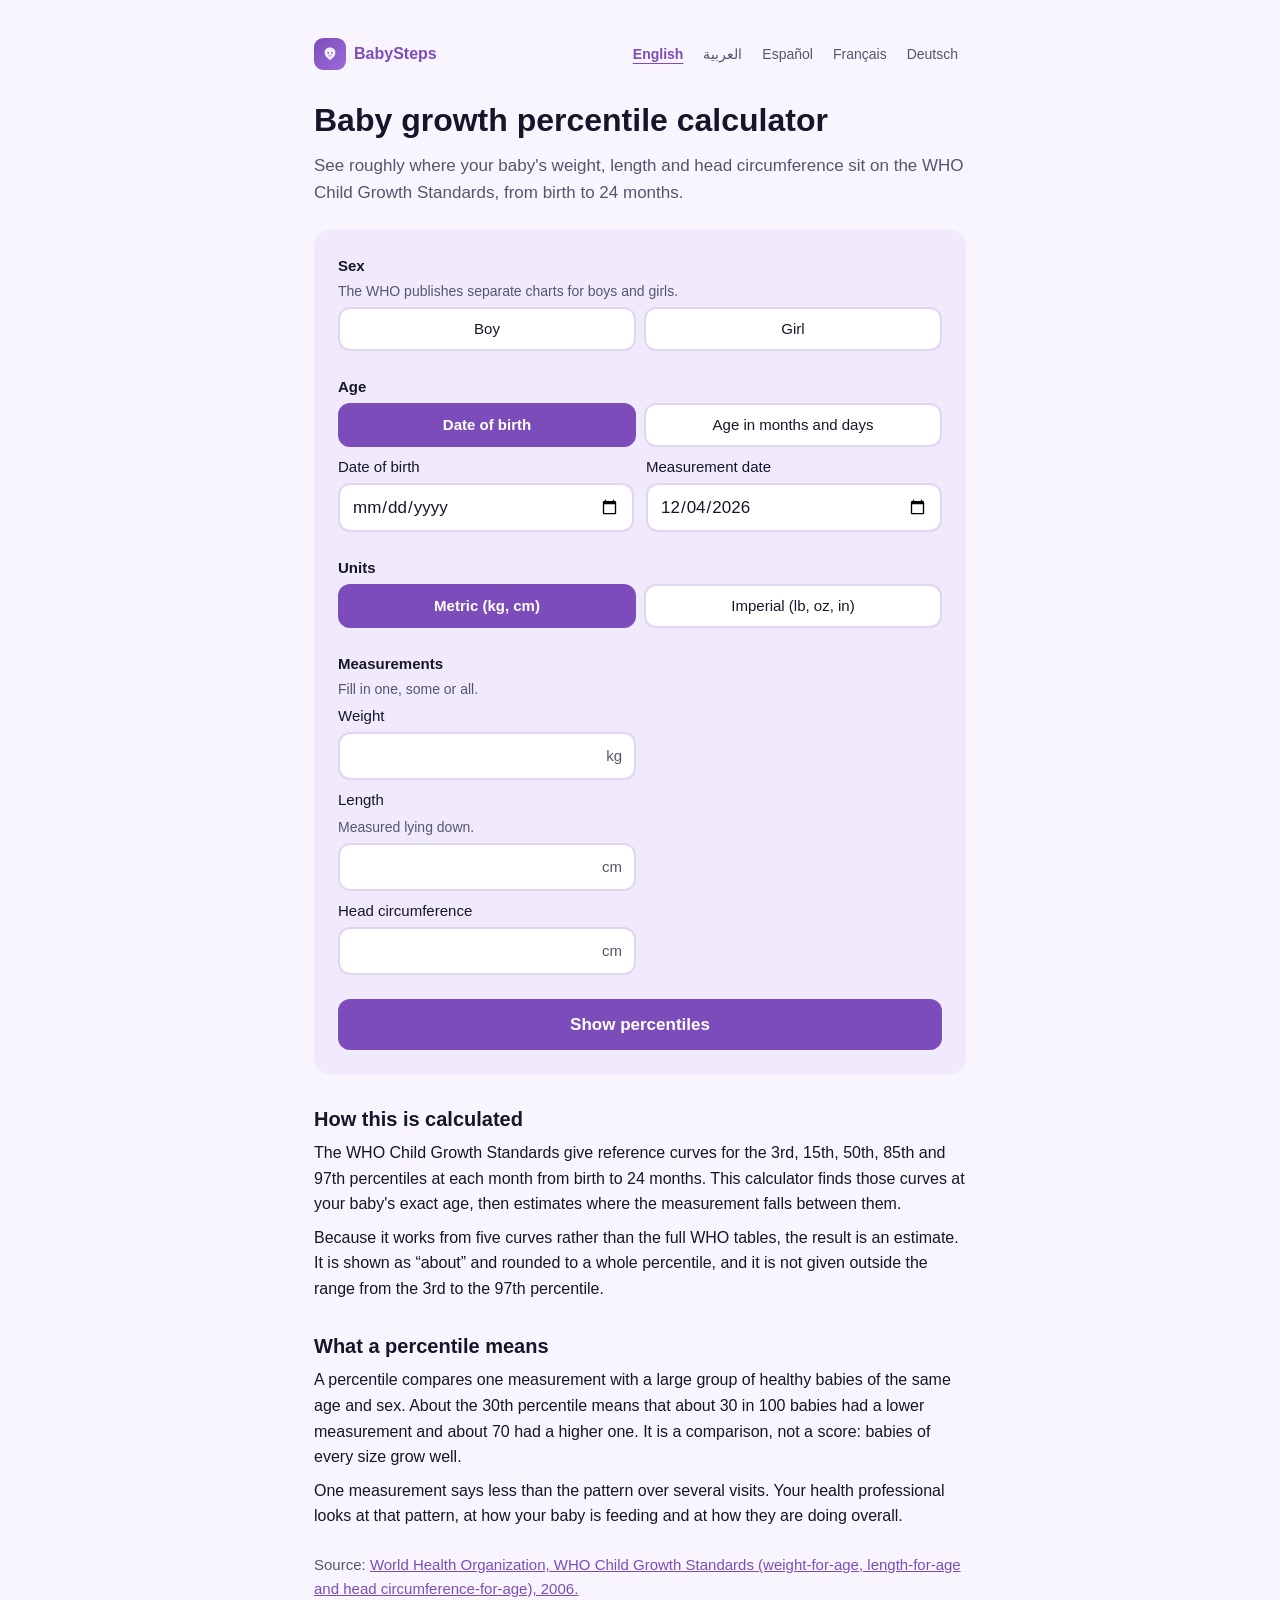
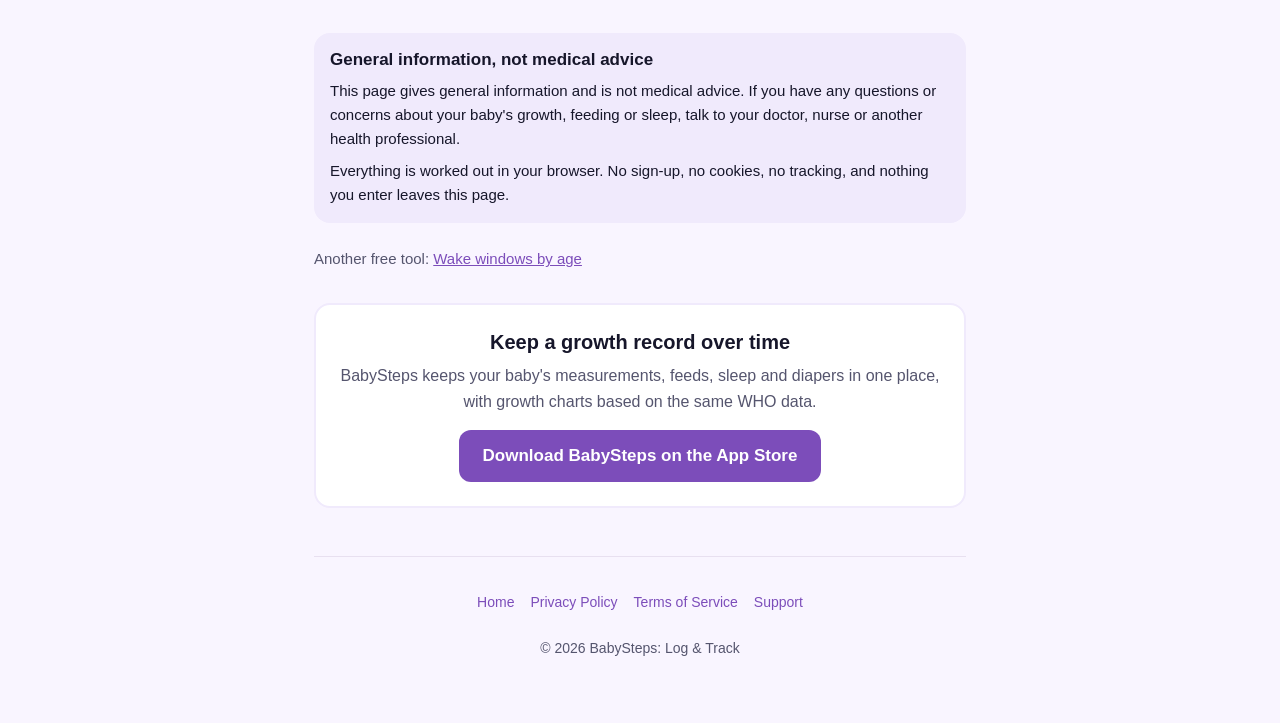
<file: tools/growth-percentile/index.html>
<!DOCTYPE html>
<html lang="en" dir="ltr">
<head>
<meta charset="UTF-8">
<meta name="viewport" content="width=device-width, initial-scale=1.0">
<title>Baby Growth Percentile Calculator (WHO, 0–24 months) | BabySteps</title>
<meta name="description" content="Free baby growth percentile calculator for weight, length and head circumference, based on the WHO Child Growth Standards from birth to 24 months. Private: runs in your browser.">
<link rel="canonical" href="https://soloqdev.github.io/BabySteps-Log-Track/tools/growth-percentile/">
<link rel="alternate" hreflang="en" href="https://soloqdev.github.io/BabySteps-Log-Track/tools/growth-percentile/">
<link rel="alternate" hreflang="ar" href="https://soloqdev.github.io/BabySteps-Log-Track/ar/tools/growth-percentile/">
<link rel="alternate" hreflang="es" href="https://soloqdev.github.io/BabySteps-Log-Track/es/tools/growth-percentile/">
<link rel="alternate" hreflang="fr" href="https://soloqdev.github.io/BabySteps-Log-Track/fr/tools/growth-percentile/">
<link rel="alternate" hreflang="de" href="https://soloqdev.github.io/BabySteps-Log-Track/de/tools/growth-percentile/">
<link rel="alternate" hreflang="x-default" href="https://soloqdev.github.io/BabySteps-Log-Track/tools/growth-percentile/">
<meta property="og:type" content="website">
<meta property="og:title" content="Baby Growth Percentile Calculator (WHO, 0–24 months) | BabySteps">
<meta property="og:description" content="Free baby growth percentile calculator for weight, length and head circumference, based on the WHO Child Growth Standards from birth to 24 months. Private: runs in your browser.">
<meta property="og:url" content="https://soloqdev.github.io/BabySteps-Log-Track/tools/growth-percentile/">
<meta property="og:locale" content="en_US">
<meta name="theme-color" content="#F9F5FF">
<link rel="stylesheet" href="../../assets/tools.css">
<script type="application/ld+json">
{
 "@context": "https://schema.org",
 "@type": "WebApplication",
 "name": "Baby growth percentile calculator",
 "description": "Free baby growth percentile calculator for weight, length and head circumference, based on the WHO Child Growth Standards from birth to 24 months. Private: runs in your browser.",
 "url": "https://soloqdev.github.io/BabySteps-Log-Track/tools/growth-percentile/",
 "inLanguage": "en",
 "applicationCategory": "HealthApplication",
 "operatingSystem": "Any",
 "browserRequirements": "Requires JavaScript",
 "isAccessibleForFree": true,
 "offers": {
  "@type": "Offer",
  "price": "0",
  "priceCurrency": "USD"
 },
 "publisher": {
  "@type": "Organization",
  "name": "BabySteps: Log & Track",
  "url": "https://soloqdev.github.io/BabySteps-Log-Track/"
 },
 "isBasedOn": {
  "@type": "CreativeWork",
  "name": "WHO Child Growth Standards",
  "url": "https://www.who.int/tools/child-growth-standards",
  "publisher": {
   "@type": "Organization",
   "name": "World Health Organization"
  }
 }
}
</script>
</head>
<body>
<a class="skip-link" href="#main">Skip to main content</a>
<div class="page">
<header class="topbar">
<a class="brand" href="../../index.html" aria-label="BabySteps home" lang="en" dir="ltr"><span class="brand-mark"><svg viewBox="0 0 60 60" fill="none" xmlns="http://www.w3.org/2000/svg" aria-hidden="true" focusable="false"><path d="M30 8C18 8 12 16 12 24C12 32 16 38 20 42C24 46 28 48 30 52C32 48 36 46 40 42C44 38 48 32 48 24C48 16 42 8 30 8Z" fill="white" fill-opacity="0.9"/><circle cx="24" cy="26" r="3" fill="#7C4DBA"/><circle cx="36" cy="26" r="3" fill="#7C4DBA"/><path d="M25 34C25 34 27 37 30 37C33 37 35 34 35 34" stroke="#7C4DBA" stroke-width="2" stroke-linecap="round"/></svg></span><span>Baby<span>Steps</span></span></a>
<nav class="langs" aria-label="Language">
<ul>
<li><a href="../../tools/growth-percentile/" hreflang="en" lang="en" aria-current="page">English</a></li>
<li><a href="../../ar/tools/growth-percentile/" hreflang="ar" lang="ar">العربية</a></li>
<li><a href="../../es/tools/growth-percentile/" hreflang="es" lang="es">Español</a></li>
<li><a href="../../fr/tools/growth-percentile/" hreflang="fr" lang="fr">Français</a></li>
<li><a href="../../de/tools/growth-percentile/" hreflang="de" lang="de">Deutsch</a></li>
</ul>
</nav>
</header>
<main id="main">
<h1>Baby growth percentile calculator</h1>
<p class="lede">See roughly where your baby&#x27;s weight, length and head circumference sit on the WHO Child Growth Standards, from birth to 24 months.</p>
<form id="growth-form" class="card" data-json="../../data/who-growth.json" novalidate>
<fieldset>
<legend>Sex <span class="hint">The WHO publishes separate charts for boys and girls.</span></legend>
<div class="segmented">
<label><input type="radio" name="sex" value="male"><span>Boy</span></label>
<label><input type="radio" name="sex" value="female"><span>Girl</span></label>
</div>
</fieldset>
<fieldset>
<legend>Age</legend>
<div class="segmented">
<label><input type="radio" name="agemode" value="dob" checked><span>Date of birth</span></label>
<label><input type="radio" name="agemode" value="age"><span>Age in months and days</span></label>
</div>
<div id="age-dates" class="row two">
<div class="field">
<label for="dob">Date of birth</label>
<div class="input-wrap"><input type="date" id="dob" name="dob"></div>
</div>
<div class="field">
<label for="measured">Measurement date</label>
<div class="input-wrap"><input type="date" id="measured" name="measured"></div>
</div>
</div>
<div id="age-numbers" class="row two" hidden>
<div class="field">
<label for="age-months">Months</label>
<div class="input-wrap"><input type="text" inputmode="numeric" autocomplete="off" id="age-months" name="age-months"></div>
</div>
<div class="field">
<label for="age-days">Days</label>
<div class="input-wrap"><input type="text" inputmode="numeric" autocomplete="off" id="age-days" name="age-days"></div>
</div>
</div>
</fieldset>
<fieldset>
<legend>Units</legend>
<div class="segmented">
<label><input type="radio" name="units" value="metric" checked><span>Metric (kg, cm)</span></label>
<label><input type="radio" name="units" value="imperial"><span>Imperial (lb, oz, in)</span></label>
</div>
</fieldset>
<fieldset>
<legend>Measurements <span class="hint">Fill in one, some or all.</span></legend>
<div class="field">
<label for="m-weight">Weight</label>

<div class="pair">
<div class="input-wrap"><input type="text" inputmode="decimal" autocomplete="off" id="m-weight" name="m-weight"><span class="unit" data-metric="kg" data-imperial="lb">kg</span></div>
<div class="input-wrap imperial-only" hidden><label class="visually-hidden" for="m-weight-oz">Ounces</label><input type="text" inputmode="decimal" autocomplete="off" id="m-weight-oz" name="m-weight-oz"><span class="unit" aria-hidden="true">oz</span></div></div>
</div>
<div class="field">
<label for="m-length">Length</label>
<span class="hint" id="length-hint">Measured lying down.</span>
<div class="pair">
<div class="input-wrap"><input type="text" inputmode="decimal" autocomplete="off" id="m-length" name="m-length" aria-describedby="length-hint"><span class="unit" data-metric="cm" data-imperial="in">cm</span></div>
</div>
</div>
<div class="field">
<label for="m-head">Head circumference</label>

<div class="pair">
<div class="input-wrap"><input type="text" inputmode="decimal" autocomplete="off" id="m-head" name="m-head"><span class="unit" data-metric="cm" data-imperial="in">cm</span></div>
</div>
</div>
</fieldset>
<button type="submit" class="button">Show percentiles</button>
</form>
<noscript><p class="errors" style="margin-top:16px">This tool needs JavaScript to show results.</p></noscript>
<div id="errors" class="errors" tabindex="-1" hidden style="margin-top:16px"></div>
<section id="results" aria-labelledby="results-heading" hidden>
<h2 id="results-heading" tabindex="-1">Results</h2>
<p id="result-age" class="muted" style="margin-bottom:16px"></p>
<div id="result-list" class="results"></div>
</section>
<section>
<h2>How this is calculated</h2>
<p>The WHO Child Growth Standards give reference curves for the 3rd, 15th, 50th, 85th and 97th percentiles at each month from birth to 24 months. This calculator finds those curves at your baby&#x27;s exact age, then estimates where the measurement falls between them.</p>
<p>Because it works from five curves rather than the full WHO tables, the result is an estimate. It is shown as “about” and rounded to a whole percentile, and it is not given outside the range from the 3rd to the 97th percentile.</p>
</section>
<section>
<h2>What a percentile means</h2>
<p>A percentile compares one measurement with a large group of healthy babies of the same age and sex. About the 30th percentile means that about 30 in 100 babies had a lower measurement and about 70 had a higher one. It is a comparison, not a score: babies of every size grow well.</p>
<p>One measurement says less than the pattern over several visits. Your health professional looks at that pattern, at how your baby is feeding and at how they are doing overall.</p>
</section>
<p class="muted" style="margin-top:24px">Source: <a href="https://www.who.int/tools/child-growth-standards" rel="noopener">World Health Organization, WHO Child Growth Standards (weight-for-age, length-for-age and head circumference-for-age), 2006.</a></p>
<aside class="note" aria-labelledby="disclaimer-title">
<h2 id="disclaimer-title">General information, not medical advice</h2>
<p>This page gives general information and is not medical advice. If you have any questions or concerns about your baby&#x27;s growth, feeding or sleep, talk to your doctor, nurse or another health professional.</p>
<p>Everything is worked out in your browser. No sign-up, no cookies, no tracking, and nothing you enter leaves this page.</p>
</aside>
<p class="muted" style="margin-top:24px">Another free tool: <a href="../../tools/wake-windows/">Wake windows by age</a></p>
<aside class="cta" aria-labelledby="cta-title">
<h2 id="cta-title">Keep a growth record over time</h2>
<p>BabySteps keeps your baby&#x27;s measurements, feeds, sleep and diapers in one place, with growth charts based on the same WHO data.</p>
<a class="button" href="https://apps.apple.com/app/id6761369475?ct=webtools-growth&amp;mt=8">Download BabySteps on the App Store</a>
</aside>
</main>
<footer class="site-footer">
<nav aria-label="BabySteps">
<a href="../../index.html">Home</a>
<a href="../../privacy-policy.html" hreflang="en">Privacy Policy</a>
<a href="../../terms-of-service.html" hreflang="en">Terms of Service</a>
<a href="../../support.html" hreflang="en">Support</a>
</nav>
<p lang="en" dir="ltr">&copy; 2026 BabySteps: Log &amp; Track</p>
</footer>
</div>
<script type="application/json" id="tool-strings">
{
 "pAbout": "About the {p} percentile",
 "explain": "On the WHO chart, about {n} in 100 babies of the same age and sex have a lower measurement.",
 "below": "Below the {p} percentile line, which is {v} at this age.",
 "above": "Above the {p} percentile line, which is {v} at this age.",
 "outsideNote": "This calculator does not estimate beyond these lines. A health professional can put the measurement in context.",
 "range": "Typical range at this age (3rd to 97th percentile): {lo} to {hi}. Middle (50th percentile): {mid}.",
 "age": "Age at measurement: {age}",
 "errSex": "Choose boy or girl.",
 "errDob": "Enter the date of birth and the measurement date.",
 "errOrder": "The measurement date is before the date of birth.",
 "errAge": "Enter the age in whole months and days.",
 "errNone": "Enter at least one measurement.",
 "errNumber": "{field}: enter a number, for example {example}.",
 "errPlausible": "{field}: {v} looks outside what the WHO chart covers. Check the number and the unit.",
 "outOfRange": "This calculator covers birth to 24 months. The age you entered ({age}) is outside that range.",
 "locale": "en",
 "ordinal": "en",
 "loadError": "The data for this tool could not be loaded. Please reload the page.",
 "units": {
  "kilogram": "kg",
  "pound": "lb",
  "ounce": "oz",
  "centimeter": "cm",
  "inch": "in"
 },
 "labels": {
  "weight": "Weight",
  "length": "Length",
  "head": "Head circumference"
 }
}
</script>
<script src="../../assets/growth.js" defer></script>
</body>
</html>
</file>
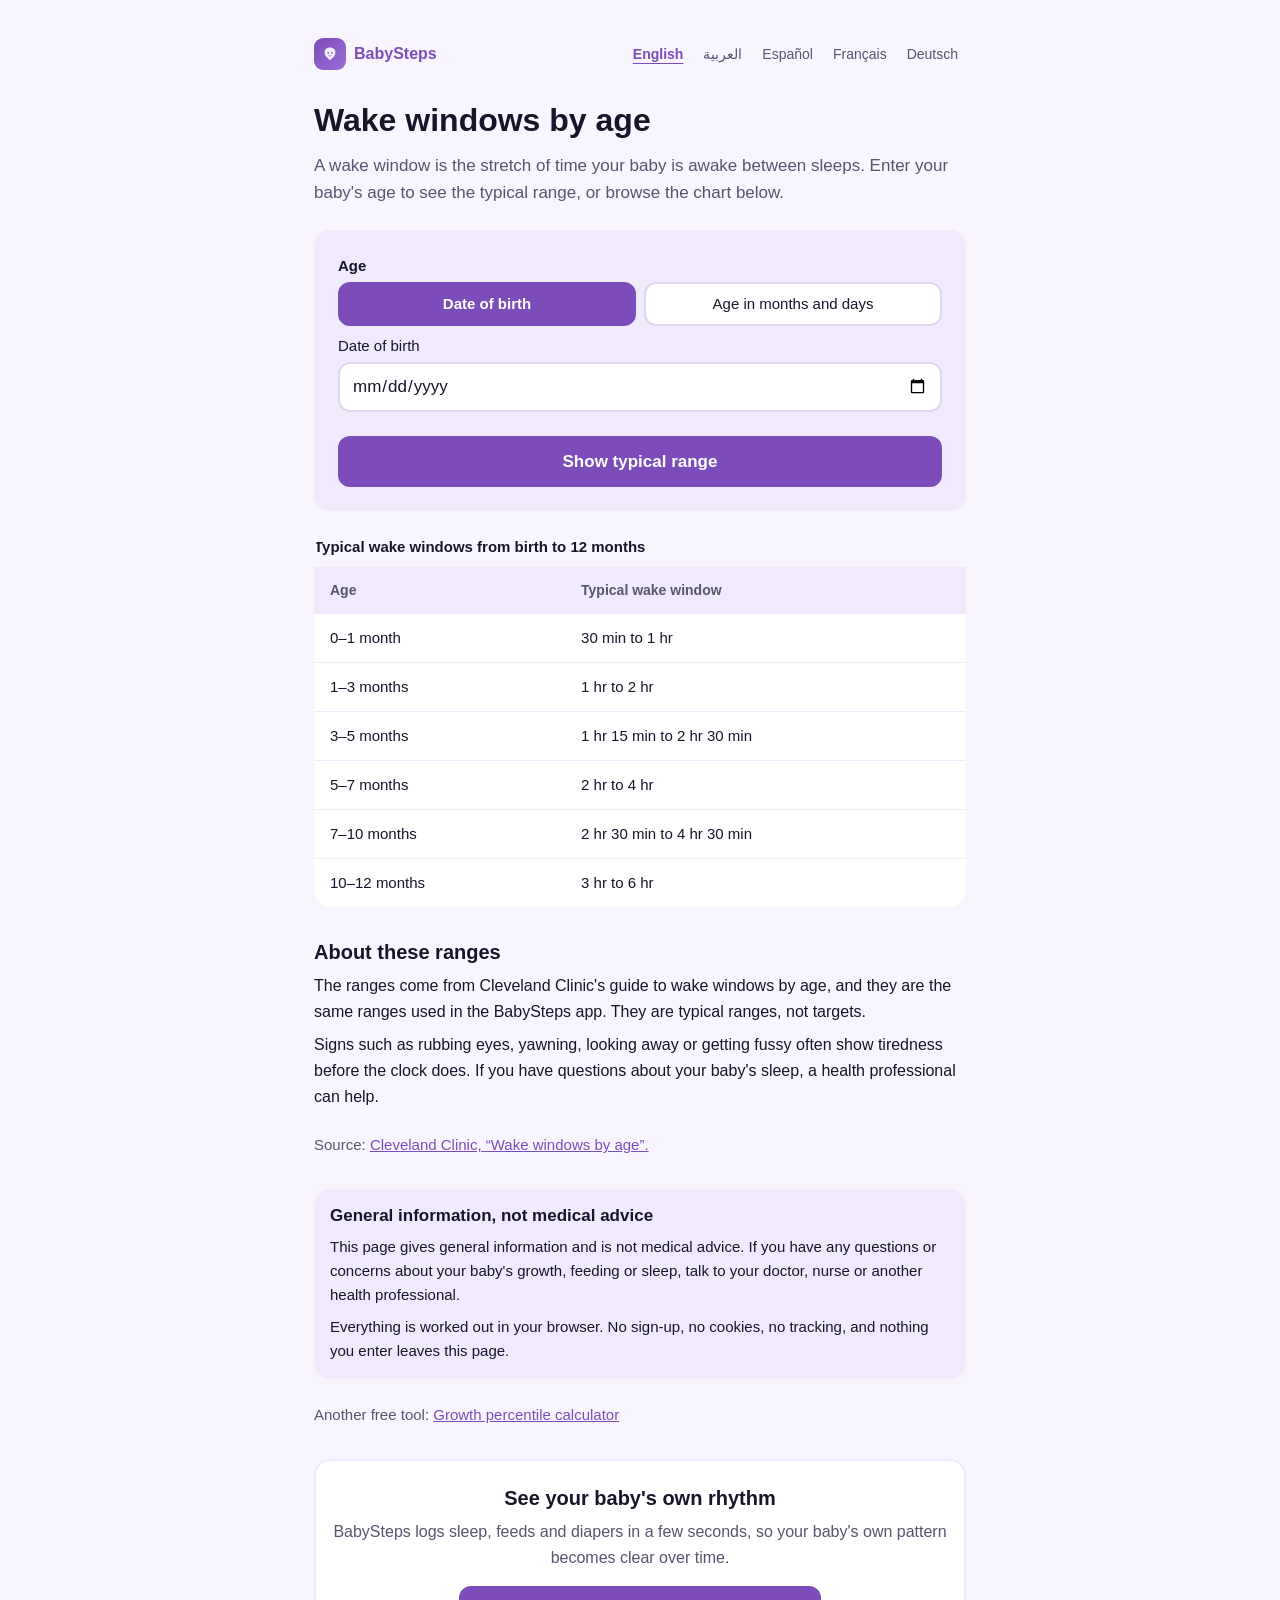
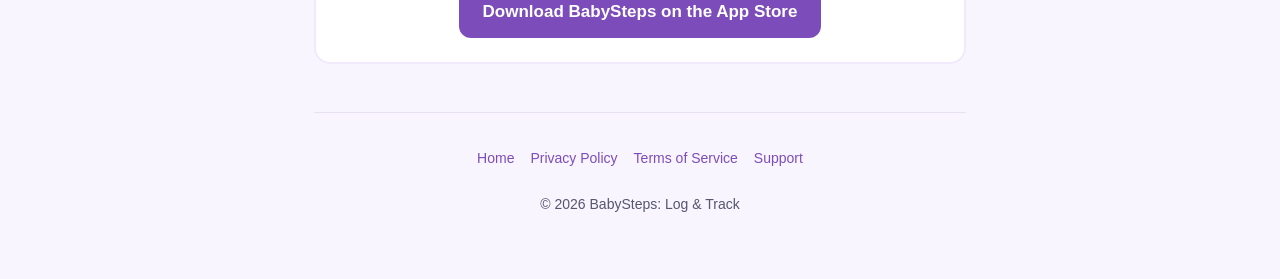
<file: tools/wake-windows/index.html>
<!DOCTYPE html>
<html lang="en" dir="ltr">
<head>
<meta charset="UTF-8">
<meta name="viewport" content="width=device-width, initial-scale=1.0">
<title>Baby Wake Windows by Age (0–12 months) | BabySteps</title>
<meta name="description" content="Typical wake-window ranges for babies from newborn to 12 months, with a quick lookup for your baby&#x27;s age. Free and private, no sign-up.">
<link rel="canonical" href="https://soloqdev.github.io/BabySteps-Log-Track/tools/wake-windows/">
<link rel="alternate" hreflang="en" href="https://soloqdev.github.io/BabySteps-Log-Track/tools/wake-windows/">
<link rel="alternate" hreflang="ar" href="https://soloqdev.github.io/BabySteps-Log-Track/ar/tools/wake-windows/">
<link rel="alternate" hreflang="es" href="https://soloqdev.github.io/BabySteps-Log-Track/es/tools/wake-windows/">
<link rel="alternate" hreflang="fr" href="https://soloqdev.github.io/BabySteps-Log-Track/fr/tools/wake-windows/">
<link rel="alternate" hreflang="de" href="https://soloqdev.github.io/BabySteps-Log-Track/de/tools/wake-windows/">
<link rel="alternate" hreflang="x-default" href="https://soloqdev.github.io/BabySteps-Log-Track/tools/wake-windows/">
<meta property="og:type" content="website">
<meta property="og:title" content="Baby Wake Windows by Age (0–12 months) | BabySteps">
<meta property="og:description" content="Typical wake-window ranges for babies from newborn to 12 months, with a quick lookup for your baby&#x27;s age. Free and private, no sign-up.">
<meta property="og:url" content="https://soloqdev.github.io/BabySteps-Log-Track/tools/wake-windows/">
<meta property="og:locale" content="en_US">
<meta name="theme-color" content="#F9F5FF">
<link rel="stylesheet" href="../../assets/tools.css">
<script type="application/ld+json">
{
 "@context": "https://schema.org",
 "@type": "WebApplication",
 "name": "Wake windows by age",
 "description": "Typical wake-window ranges for babies from newborn to 12 months, with a quick lookup for your baby's age. Free and private, no sign-up.",
 "url": "https://soloqdev.github.io/BabySteps-Log-Track/tools/wake-windows/",
 "inLanguage": "en",
 "applicationCategory": "HealthApplication",
 "operatingSystem": "Any",
 "browserRequirements": "Requires JavaScript",
 "isAccessibleForFree": true,
 "offers": {
  "@type": "Offer",
  "price": "0",
  "priceCurrency": "USD"
 },
 "publisher": {
  "@type": "Organization",
  "name": "BabySteps: Log & Track",
  "url": "https://soloqdev.github.io/BabySteps-Log-Track/"
 },
 "isBasedOn": {
  "@type": "CreativeWork",
  "name": "Wake windows by age",
  "url": "https://health.clevelandclinic.org/wake-windows-by-age",
  "publisher": {
   "@type": "Organization",
   "name": "Cleveland Clinic"
  }
 }
}
</script>
</head>
<body>
<a class="skip-link" href="#main">Skip to main content</a>
<div class="page">
<header class="topbar">
<a class="brand" href="../../index.html" aria-label="BabySteps home" lang="en" dir="ltr"><span class="brand-mark"><svg viewBox="0 0 60 60" fill="none" xmlns="http://www.w3.org/2000/svg" aria-hidden="true" focusable="false"><path d="M30 8C18 8 12 16 12 24C12 32 16 38 20 42C24 46 28 48 30 52C32 48 36 46 40 42C44 38 48 32 48 24C48 16 42 8 30 8Z" fill="white" fill-opacity="0.9"/><circle cx="24" cy="26" r="3" fill="#7C4DBA"/><circle cx="36" cy="26" r="3" fill="#7C4DBA"/><path d="M25 34C25 34 27 37 30 37C33 37 35 34 35 34" stroke="#7C4DBA" stroke-width="2" stroke-linecap="round"/></svg></span><span>Baby<span>Steps</span></span></a>
<nav class="langs" aria-label="Language">
<ul>
<li><a href="../../tools/wake-windows/" hreflang="en" lang="en" aria-current="page">English</a></li>
<li><a href="../../ar/tools/wake-windows/" hreflang="ar" lang="ar">العربية</a></li>
<li><a href="../../es/tools/wake-windows/" hreflang="es" lang="es">Español</a></li>
<li><a href="../../fr/tools/wake-windows/" hreflang="fr" lang="fr">Français</a></li>
<li><a href="../../de/tools/wake-windows/" hreflang="de" lang="de">Deutsch</a></li>
</ul>
</nav>
</header>
<main id="main">
<h1>Wake windows by age</h1>
<p class="lede">A wake window is the stretch of time your baby is awake between sleeps. Enter your baby&#x27;s age to see the typical range, or browse the chart below.</p>
<form id="wake-form" class="card" data-json="../../data/wake-windows.json" novalidate>
<fieldset>
<legend>Age</legend>
<div class="segmented">
<label><input type="radio" name="agemode" value="dob" checked><span>Date of birth</span></label>
<label><input type="radio" name="agemode" value="age"><span>Age in months and days</span></label>
</div>
<div id="age-dates" class="row">
<div class="field">
<label for="dob">Date of birth</label>
<div class="input-wrap"><input type="date" id="dob" name="dob"></div>
</div>
</div>
<div id="age-numbers" class="row two" hidden>
<div class="field">
<label for="age-months">Months</label>
<div class="input-wrap"><input type="text" inputmode="numeric" autocomplete="off" id="age-months" name="age-months"></div>
</div>
<div class="field">
<label for="age-days">Days</label>
<div class="input-wrap"><input type="text" inputmode="numeric" autocomplete="off" id="age-days" name="age-days"></div>
</div>
</div>
</fieldset>
<button type="submit" class="button">Show typical range</button>
</form>
<noscript><p class="errors" style="margin-top:16px">This tool needs JavaScript to show results.</p></noscript>
<div id="errors" class="errors" tabindex="-1" hidden style="margin-top:16px"></div>
<div id="result" class="result" hidden style="margin-top:16px">
<p id="result-main" class="headline" tabindex="-1"></p>
<p id="result-note" class="muted"></p>
</div>
<div class="table-wrap">
<table>
<caption>Typical wake windows from birth to 12 months</caption>
<thead><tr><th scope="col">Age</th><th scope="col">Typical wake window</th></tr></thead>
<tbody id="wake-rows"><tr><td colspan="2">Loading…</td></tr></tbody>
</table>
</div>
<section>
<h2>About these ranges</h2>
<p>The ranges come from Cleveland Clinic&#x27;s guide to wake windows by age, and they are the same ranges used in the BabySteps app. They are typical ranges, not targets.</p>
<p>Signs such as rubbing eyes, yawning, looking away or getting fussy often show tiredness before the clock does. If you have questions about your baby&#x27;s sleep, a health professional can help.</p>
</section>
<p class="muted" style="margin-top:24px">Source: <a href="https://health.clevelandclinic.org/wake-windows-by-age" rel="noopener">Cleveland Clinic, “Wake windows by age”.</a></p>
<aside class="note" aria-labelledby="disclaimer-title">
<h2 id="disclaimer-title">General information, not medical advice</h2>
<p>This page gives general information and is not medical advice. If you have any questions or concerns about your baby&#x27;s growth, feeding or sleep, talk to your doctor, nurse or another health professional.</p>
<p>Everything is worked out in your browser. No sign-up, no cookies, no tracking, and nothing you enter leaves this page.</p>
</aside>
<p class="muted" style="margin-top:24px">Another free tool: <a href="../../tools/growth-percentile/">Growth percentile calculator</a></p>
<aside class="cta" aria-labelledby="cta-title">
<h2 id="cta-title">See your baby&#x27;s own rhythm</h2>
<p>BabySteps logs sleep, feeds and diapers in a few seconds, so your baby&#x27;s own pattern becomes clear over time.</p>
<a class="button" href="https://apps.apple.com/app/id6761369475?ct=webtools-wake&amp;mt=8">Download BabySteps on the App Store</a>
</aside>
</main>
<footer class="site-footer">
<nav aria-label="BabySteps">
<a href="../../index.html">Home</a>
<a href="../../privacy-policy.html" hreflang="en">Privacy Policy</a>
<a href="../../terms-of-service.html" hreflang="en">Terms of Service</a>
<a href="../../support.html" hreflang="en">Support</a>
</nav>
<p lang="en" dir="ltr">&copy; 2026 BabySteps: Log &amp; Track</p>
</footer>
</div>
<script type="application/json" id="tool-strings">
{
 "result": "At {age}, a typical wake window is {range}.",
 "resultNote": "Many babies sit at one end of this range, and some days look different. Your baby's sleepy cues are often a better guide than the clock.",
 "toddler": "This chart covers the first 12 months. After that, awake time varies more from child to child, so your child's own rhythm is the best guide.",
 "errDob": "Enter the date of birth.",
 "errFuture": "The date of birth is in the future.",
 "errAge": "Enter the age in whole months and days.",
 "youHere": "Your baby's age",
 "range": "{a} to {b}",
 "bandLabel": "{a}–{b} {unit}",
 "monthForms": {
  "one": "month",
  "other": "months"
 },
 "locale": "en",
 "loadError": "The data for this tool could not be loaded. Please reload the page."
}
</script>
<script src="../../assets/wake.js" defer></script>
</body>
</html>
</file>
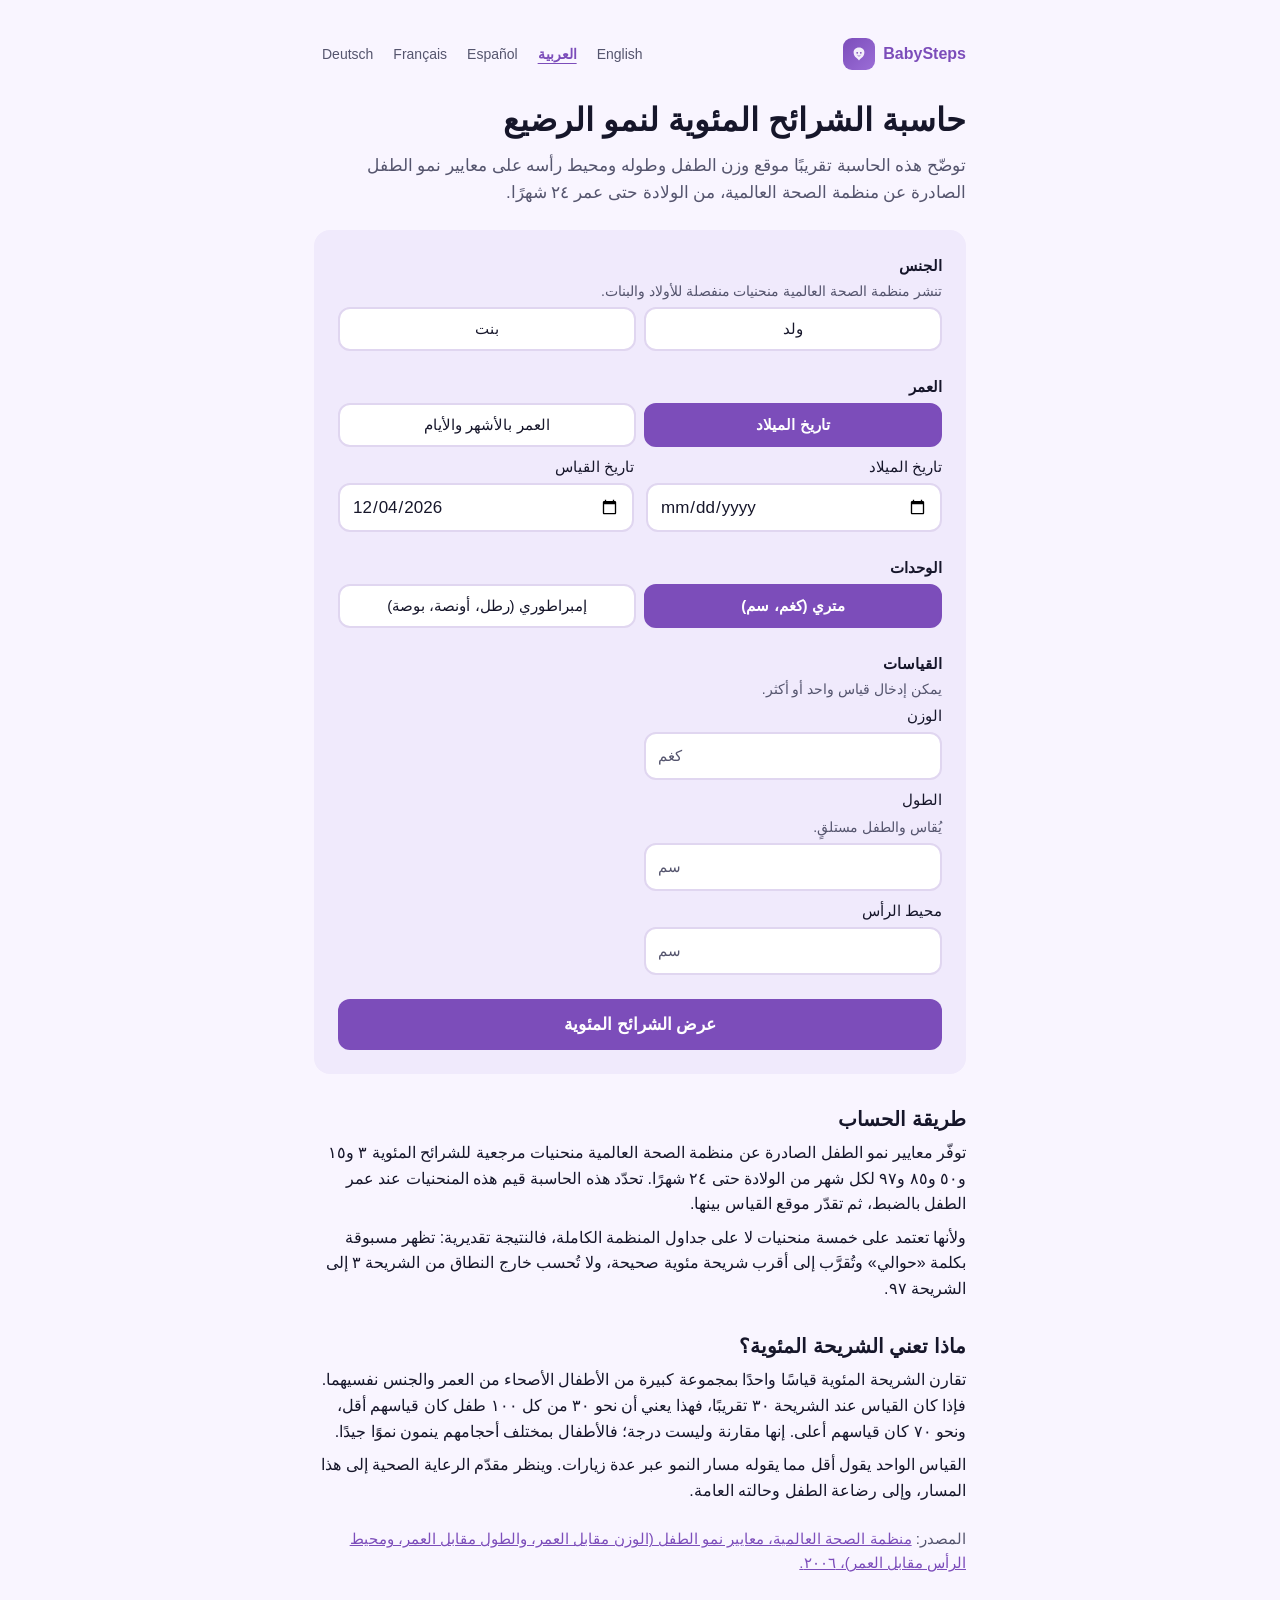
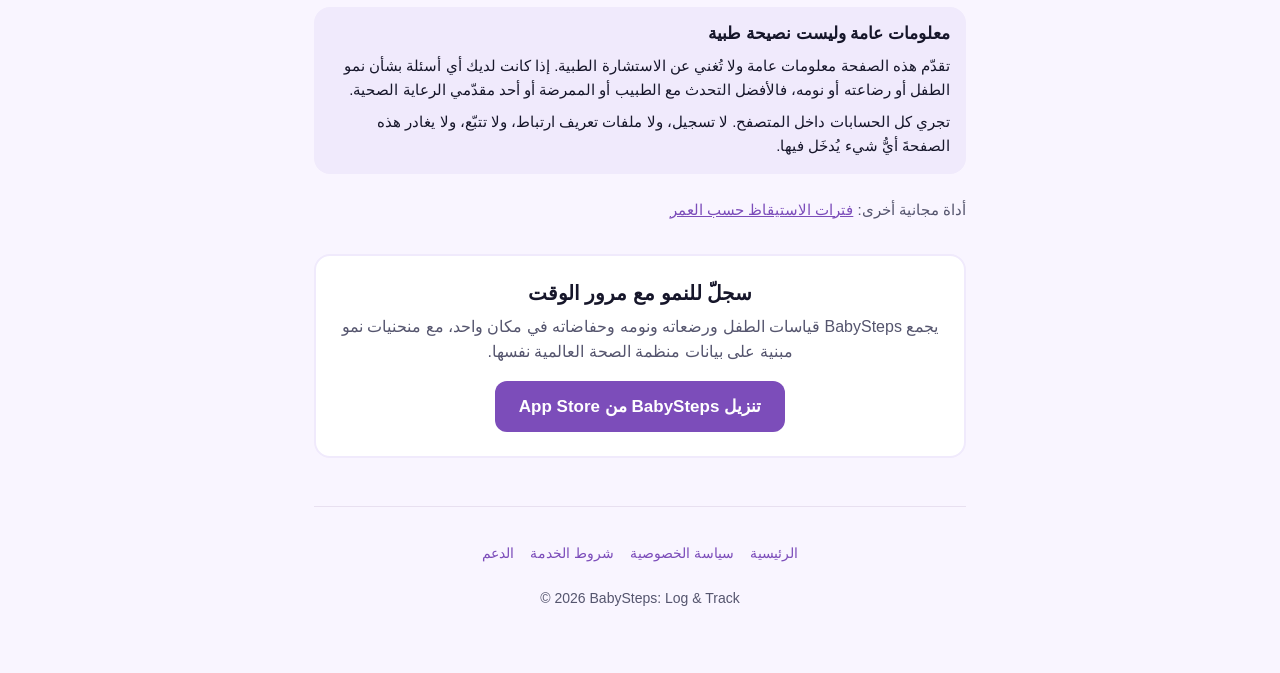
<file: ar/tools/growth-percentile/index.html>
<!DOCTYPE html>
<html lang="ar" dir="rtl">
<head>
<meta charset="UTF-8">
<meta name="viewport" content="width=device-width, initial-scale=1.0">
<title>حاسبة الشرائح المئوية لنمو الرضيع (منظمة الصحة العالمية، ٠–٢٤ شهرًا) | BabySteps</title>
<meta name="description" content="حاسبة مجانية لتقدير الشريحة المئوية لوزن الرضيع وطوله ومحيط رأسه وفق معايير نمو الطفل الصادرة عن منظمة الصحة العالمية، من الولادة حتى ٢٤ شهرًا. خاصة: تعمل بالكامل داخل المتصفح.">
<link rel="canonical" href="https://soloqdev.github.io/BabySteps-Log-Track/ar/tools/growth-percentile/">
<link rel="alternate" hreflang="en" href="https://soloqdev.github.io/BabySteps-Log-Track/tools/growth-percentile/">
<link rel="alternate" hreflang="ar" href="https://soloqdev.github.io/BabySteps-Log-Track/ar/tools/growth-percentile/">
<link rel="alternate" hreflang="es" href="https://soloqdev.github.io/BabySteps-Log-Track/es/tools/growth-percentile/">
<link rel="alternate" hreflang="fr" href="https://soloqdev.github.io/BabySteps-Log-Track/fr/tools/growth-percentile/">
<link rel="alternate" hreflang="de" href="https://soloqdev.github.io/BabySteps-Log-Track/de/tools/growth-percentile/">
<link rel="alternate" hreflang="x-default" href="https://soloqdev.github.io/BabySteps-Log-Track/tools/growth-percentile/">
<meta property="og:type" content="website">
<meta property="og:title" content="حاسبة الشرائح المئوية لنمو الرضيع (منظمة الصحة العالمية، ٠–٢٤ شهرًا) | BabySteps">
<meta property="og:description" content="حاسبة مجانية لتقدير الشريحة المئوية لوزن الرضيع وطوله ومحيط رأسه وفق معايير نمو الطفل الصادرة عن منظمة الصحة العالمية، من الولادة حتى ٢٤ شهرًا. خاصة: تعمل بالكامل داخل المتصفح.">
<meta property="og:url" content="https://soloqdev.github.io/BabySteps-Log-Track/ar/tools/growth-percentile/">
<meta property="og:locale" content="ar_AR">
<meta name="theme-color" content="#F9F5FF">
<link rel="stylesheet" href="../../../assets/tools.css">
<script type="application/ld+json">
{
 "@context": "https://schema.org",
 "@type": "WebApplication",
 "name": "حاسبة الشرائح المئوية لنمو الرضيع",
 "description": "حاسبة مجانية لتقدير الشريحة المئوية لوزن الرضيع وطوله ومحيط رأسه وفق معايير نمو الطفل الصادرة عن منظمة الصحة العالمية، من الولادة حتى ٢٤ شهرًا. خاصة: تعمل بالكامل داخل المتصفح.",
 "url": "https://soloqdev.github.io/BabySteps-Log-Track/ar/tools/growth-percentile/",
 "inLanguage": "ar",
 "applicationCategory": "HealthApplication",
 "operatingSystem": "Any",
 "browserRequirements": "Requires JavaScript",
 "isAccessibleForFree": true,
 "offers": {
  "@type": "Offer",
  "price": "0",
  "priceCurrency": "USD"
 },
 "publisher": {
  "@type": "Organization",
  "name": "BabySteps: Log & Track",
  "url": "https://soloqdev.github.io/BabySteps-Log-Track/"
 },
 "isBasedOn": {
  "@type": "CreativeWork",
  "name": "WHO Child Growth Standards",
  "url": "https://www.who.int/tools/child-growth-standards",
  "publisher": {
   "@type": "Organization",
   "name": "World Health Organization"
  }
 }
}
</script>
</head>
<body>
<a class="skip-link" href="#main">الانتقال إلى المحتوى الرئيسي</a>
<div class="page">
<header class="topbar">
<a class="brand" href="../../../index.html" aria-label="الصفحة الرئيسية لـ BabySteps" lang="en" dir="ltr"><span class="brand-mark"><svg viewBox="0 0 60 60" fill="none" xmlns="http://www.w3.org/2000/svg" aria-hidden="true" focusable="false"><path d="M30 8C18 8 12 16 12 24C12 32 16 38 20 42C24 46 28 48 30 52C32 48 36 46 40 42C44 38 48 32 48 24C48 16 42 8 30 8Z" fill="white" fill-opacity="0.9"/><circle cx="24" cy="26" r="3" fill="#7C4DBA"/><circle cx="36" cy="26" r="3" fill="#7C4DBA"/><path d="M25 34C25 34 27 37 30 37C33 37 35 34 35 34" stroke="#7C4DBA" stroke-width="2" stroke-linecap="round"/></svg></span><span>Baby<span>Steps</span></span></a>
<nav class="langs" aria-label="اللغة">
<ul>
<li><a href="../../../tools/growth-percentile/" hreflang="en" lang="en">English</a></li>
<li><a href="../../../ar/tools/growth-percentile/" hreflang="ar" lang="ar" aria-current="page">العربية</a></li>
<li><a href="../../../es/tools/growth-percentile/" hreflang="es" lang="es">Español</a></li>
<li><a href="../../../fr/tools/growth-percentile/" hreflang="fr" lang="fr">Français</a></li>
<li><a href="../../../de/tools/growth-percentile/" hreflang="de" lang="de">Deutsch</a></li>
</ul>
</nav>
</header>
<main id="main">
<h1>حاسبة الشرائح المئوية لنمو الرضيع</h1>
<p class="lede">توضّح هذه الحاسبة تقريبًا موقع وزن الطفل وطوله ومحيط رأسه على معايير نمو الطفل الصادرة عن منظمة الصحة العالمية، من الولادة حتى عمر ٢٤ شهرًا.</p>
<form id="growth-form" class="card" data-json="../../../data/who-growth.json" novalidate>
<fieldset>
<legend>الجنس <span class="hint">تنشر منظمة الصحة العالمية منحنيات منفصلة للأولاد والبنات.</span></legend>
<div class="segmented">
<label><input type="radio" name="sex" value="male"><span>ولد</span></label>
<label><input type="radio" name="sex" value="female"><span>بنت</span></label>
</div>
</fieldset>
<fieldset>
<legend>العمر</legend>
<div class="segmented">
<label><input type="radio" name="agemode" value="dob" checked><span>تاريخ الميلاد</span></label>
<label><input type="radio" name="agemode" value="age"><span>العمر بالأشهر والأيام</span></label>
</div>
<div id="age-dates" class="row two">
<div class="field">
<label for="dob">تاريخ الميلاد</label>
<div class="input-wrap"><input type="date" id="dob" name="dob"></div>
</div>
<div class="field">
<label for="measured">تاريخ القياس</label>
<div class="input-wrap"><input type="date" id="measured" name="measured"></div>
</div>
</div>
<div id="age-numbers" class="row two" hidden>
<div class="field">
<label for="age-months">الأشهر</label>
<div class="input-wrap"><input type="text" inputmode="numeric" autocomplete="off" id="age-months" name="age-months"></div>
</div>
<div class="field">
<label for="age-days">الأيام</label>
<div class="input-wrap"><input type="text" inputmode="numeric" autocomplete="off" id="age-days" name="age-days"></div>
</div>
</div>
</fieldset>
<fieldset>
<legend>الوحدات</legend>
<div class="segmented">
<label><input type="radio" name="units" value="metric" checked><span>متري (كغم، سم)</span></label>
<label><input type="radio" name="units" value="imperial"><span>إمبراطوري (رطل، أونصة، بوصة)</span></label>
</div>
</fieldset>
<fieldset>
<legend>القياسات <span class="hint">يمكن إدخال قياس واحد أو أكثر.</span></legend>
<div class="field">
<label for="m-weight">الوزن</label>

<div class="pair">
<div class="input-wrap"><input type="text" inputmode="decimal" autocomplete="off" id="m-weight" name="m-weight"><span class="unit" data-metric="كغم" data-imperial="رطل">كغم</span></div>
<div class="input-wrap imperial-only" hidden><label class="visually-hidden" for="m-weight-oz">الأونصات</label><input type="text" inputmode="decimal" autocomplete="off" id="m-weight-oz" name="m-weight-oz"><span class="unit" aria-hidden="true">أونصة</span></div></div>
</div>
<div class="field">
<label for="m-length">الطول</label>
<span class="hint" id="length-hint">يُقاس والطفل مستلقٍ.</span>
<div class="pair">
<div class="input-wrap"><input type="text" inputmode="decimal" autocomplete="off" id="m-length" name="m-length" aria-describedby="length-hint"><span class="unit" data-metric="سم" data-imperial="بوصة">سم</span></div>
</div>
</div>
<div class="field">
<label for="m-head">محيط الرأس</label>

<div class="pair">
<div class="input-wrap"><input type="text" inputmode="decimal" autocomplete="off" id="m-head" name="m-head"><span class="unit" data-metric="سم" data-imperial="بوصة">سم</span></div>
</div>
</div>
</fieldset>
<button type="submit" class="button">عرض الشرائح المئوية</button>
</form>
<noscript><p class="errors" style="margin-top:16px">تحتاج هذه الأداة إلى JavaScript لعرض النتائج.</p></noscript>
<div id="errors" class="errors" tabindex="-1" hidden style="margin-top:16px"></div>
<section id="results" aria-labelledby="results-heading" hidden>
<h2 id="results-heading" tabindex="-1">النتائج</h2>
<p id="result-age" class="muted" style="margin-bottom:16px"></p>
<div id="result-list" class="results"></div>
</section>
<section>
<h2>طريقة الحساب</h2>
<p>توفّر معايير نمو الطفل الصادرة عن منظمة الصحة العالمية منحنيات مرجعية للشرائح المئوية ٣ و١٥ و٥٠ و٨٥ و٩٧ لكل شهر من الولادة حتى ٢٤ شهرًا. تحدّد هذه الحاسبة قيم هذه المنحنيات عند عمر الطفل بالضبط، ثم تقدّر موقع القياس بينها.</p>
<p>ولأنها تعتمد على خمسة منحنيات لا على جداول المنظمة الكاملة، فالنتيجة تقديرية: تظهر مسبوقة بكلمة «حوالي» وتُقرَّب إلى أقرب شريحة مئوية صحيحة، ولا تُحسب خارج النطاق من الشريحة ٣ إلى الشريحة ٩٧.</p>
</section>
<section>
<h2>ماذا تعني الشريحة المئوية؟</h2>
<p>تقارن الشريحة المئوية قياسًا واحدًا بمجموعة كبيرة من الأطفال الأصحاء من العمر والجنس نفسيهما. فإذا كان القياس عند الشريحة ٣٠ تقريبًا، فهذا يعني أن نحو ٣٠ من كل ١٠٠ طفل كان قياسهم أقل، ونحو ٧٠ كان قياسهم أعلى. إنها مقارنة وليست درجة؛ فالأطفال بمختلف أحجامهم ينمون نموًا جيدًا.</p>
<p>القياس الواحد يقول أقل مما يقوله مسار النمو عبر عدة زيارات. وينظر مقدّم الرعاية الصحية إلى هذا المسار، وإلى رضاعة الطفل وحالته العامة.</p>
</section>
<p class="muted" style="margin-top:24px">المصدر: <a href="https://www.who.int/tools/child-growth-standards" rel="noopener">منظمة الصحة العالمية، معايير نمو الطفل (الوزن مقابل العمر، والطول مقابل العمر، ومحيط الرأس مقابل العمر)، ٢٠٠٦.</a></p>
<aside class="note" aria-labelledby="disclaimer-title">
<h2 id="disclaimer-title">معلومات عامة وليست نصيحة طبية</h2>
<p>تقدّم هذه الصفحة معلومات عامة ولا تُغني عن الاستشارة الطبية. إذا كانت لديك أي أسئلة بشأن نمو الطفل أو رضاعته أو نومه، فالأفضل التحدث مع الطبيب أو الممرضة أو أحد مقدّمي الرعاية الصحية.</p>
<p>تجري كل الحسابات داخل المتصفح. لا تسجيل، ولا ملفات تعريف ارتباط، ولا تتبّع، ولا يغادر هذه الصفحةَ أيُّ شيء يُدخَل فيها.</p>
</aside>
<p class="muted" style="margin-top:24px">أداة مجانية أخرى: <a href="../../../ar/tools/wake-windows/">فترات الاستيقاظ حسب العمر</a></p>
<aside class="cta" aria-labelledby="cta-title">
<h2 id="cta-title">سجلّ للنمو مع مرور الوقت</h2>
<p>يجمع BabySteps قياسات الطفل ورضعاته ونومه وحفاضاته في مكان واحد، مع منحنيات نمو مبنية على بيانات منظمة الصحة العالمية نفسها.</p>
<a class="button" href="https://apps.apple.com/app/id6761369475?ct=webtools-growth&amp;mt=8">تنزيل BabySteps من App Store</a>
</aside>
</main>
<footer class="site-footer">
<nav aria-label="BabySteps">
<a href="../../../index.html">الرئيسية</a>
<a href="../../../privacy-policy.html" hreflang="en">سياسة الخصوصية</a>
<a href="../../../terms-of-service.html" hreflang="en">شروط الخدمة</a>
<a href="../../../support.html" hreflang="en">الدعم</a>
</nav>
<p lang="en" dir="ltr">&copy; 2026 BabySteps: Log &amp; Track</p>
</footer>
</div>
<script type="application/json" id="tool-strings">
{
 "pAbout": "حوالي الشريحة المئوية {p}",
 "explain": "على منحنى منظمة الصحة العالمية، نحو {n} من كل ١٠٠ طفل من العمر والجنس نفسيهما لديهم قياس أقل.",
 "below": "أقل من خط الشريحة المئوية {p}، وقيمته {v} في هذا العمر.",
 "above": "أعلى من خط الشريحة المئوية {p}، وقيمته {v} في هذا العمر.",
 "outsideNote": "لا تقدّر هذه الحاسبة ما يتجاوز هذين الخطين. ويمكن لمقدّم الرعاية الصحية وضع القياس في سياقه.",
 "range": "النطاق المعتاد في هذا العمر (من الشريحة ٣ إلى ٩٧): من {lo} إلى {hi}. القيمة الوسطى (الشريحة ٥٠): {mid}.",
 "age": "العمر عند القياس: {age}",
 "errSex": "يُرجى اختيار ولد أو بنت.",
 "errDob": "يُرجى إدخال تاريخ الميلاد وتاريخ القياس.",
 "errOrder": "تاريخ القياس يسبق تاريخ الميلاد.",
 "errAge": "يُرجى إدخال العمر بأشهر وأيام كاملة.",
 "errNone": "يُرجى إدخال قياس واحد على الأقل.",
 "errNumber": "{field}: يُرجى إدخال رقم، مثل {example}.",
 "errPlausible": "{field}: يبدو أن {v} خارج ما يغطيه منحنى منظمة الصحة العالمية. يُرجى التحقق من الرقم والوحدة.",
 "outOfRange": "تغطي هذه الحاسبة الفترة من الولادة حتى ٢٤ شهرًا، والعمر المُدخَل ({age}) خارج هذه الفترة.",
 "locale": "ar-u-nu-arab",
 "ordinal": "plain",
 "loadError": "تعذّر تحميل بيانات هذه الأداة. يُرجى إعادة تحميل الصفحة.",
 "units": {
  "kilogram": "كغم",
  "pound": "رطل",
  "ounce": "أونصة",
  "centimeter": "سم",
  "inch": "بوصة"
 },
 "labels": {
  "weight": "الوزن",
  "length": "الطول",
  "head": "محيط الرأس"
 }
}
</script>
<script src="../../../assets/growth.js" defer></script>
</body>
</html>
</file>
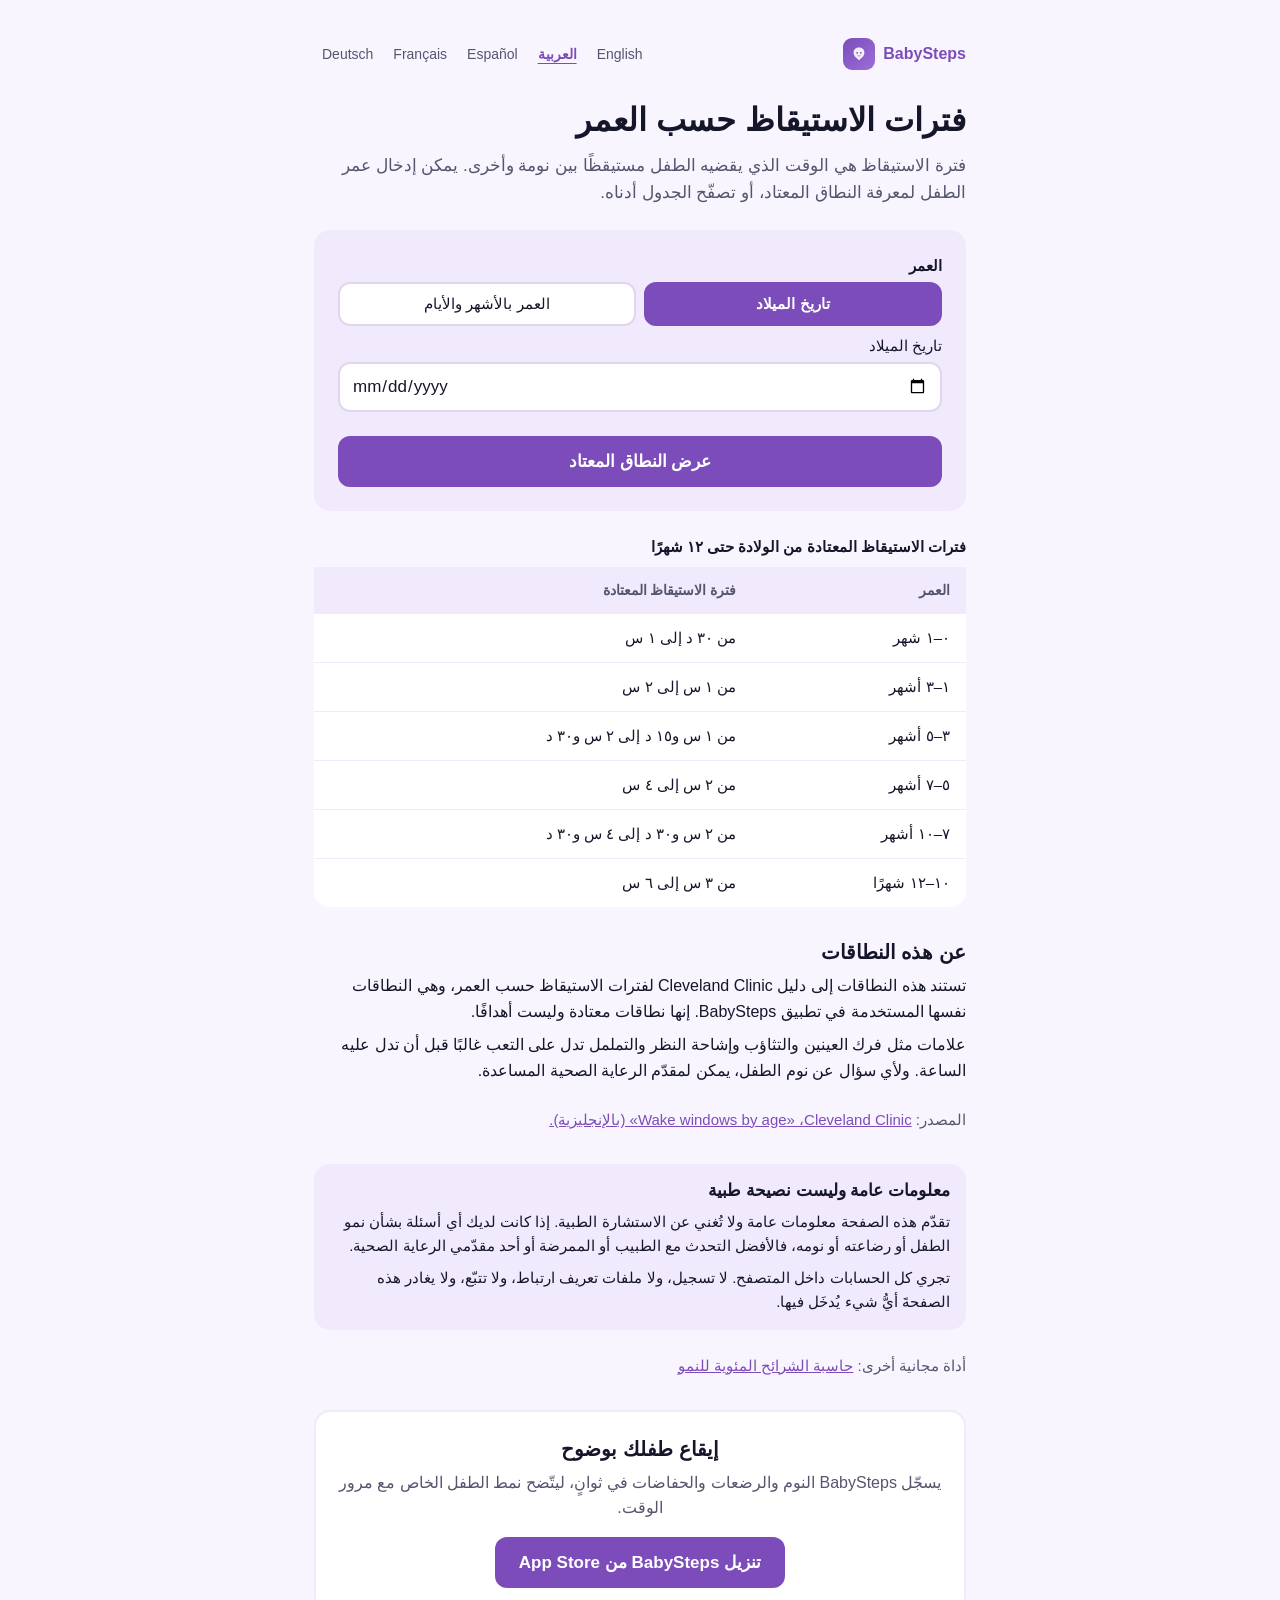
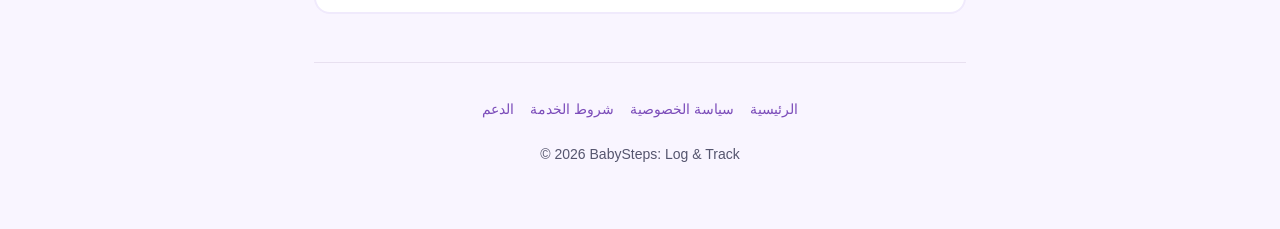
<file: ar/tools/wake-windows/index.html>
<!DOCTYPE html>
<html lang="ar" dir="rtl">
<head>
<meta charset="UTF-8">
<meta name="viewport" content="width=device-width, initial-scale=1.0">
<title>فترات استيقاظ الرضيع حسب العمر (٠–١٢ شهرًا) | BabySteps</title>
<meta name="description" content="النطاقات المعتادة لفترات استيقاظ الرضيع من الولادة حتى ١٢ شهرًا، مع بحث سريع حسب عمر الطفل. مجانية وخاصة، دون تسجيل.">
<link rel="canonical" href="https://soloqdev.github.io/BabySteps-Log-Track/ar/tools/wake-windows/">
<link rel="alternate" hreflang="en" href="https://soloqdev.github.io/BabySteps-Log-Track/tools/wake-windows/">
<link rel="alternate" hreflang="ar" href="https://soloqdev.github.io/BabySteps-Log-Track/ar/tools/wake-windows/">
<link rel="alternate" hreflang="es" href="https://soloqdev.github.io/BabySteps-Log-Track/es/tools/wake-windows/">
<link rel="alternate" hreflang="fr" href="https://soloqdev.github.io/BabySteps-Log-Track/fr/tools/wake-windows/">
<link rel="alternate" hreflang="de" href="https://soloqdev.github.io/BabySteps-Log-Track/de/tools/wake-windows/">
<link rel="alternate" hreflang="x-default" href="https://soloqdev.github.io/BabySteps-Log-Track/tools/wake-windows/">
<meta property="og:type" content="website">
<meta property="og:title" content="فترات استيقاظ الرضيع حسب العمر (٠–١٢ شهرًا) | BabySteps">
<meta property="og:description" content="النطاقات المعتادة لفترات استيقاظ الرضيع من الولادة حتى ١٢ شهرًا، مع بحث سريع حسب عمر الطفل. مجانية وخاصة، دون تسجيل.">
<meta property="og:url" content="https://soloqdev.github.io/BabySteps-Log-Track/ar/tools/wake-windows/">
<meta property="og:locale" content="ar_AR">
<meta name="theme-color" content="#F9F5FF">
<link rel="stylesheet" href="../../../assets/tools.css">
<script type="application/ld+json">
{
 "@context": "https://schema.org",
 "@type": "WebApplication",
 "name": "فترات الاستيقاظ حسب العمر",
 "description": "النطاقات المعتادة لفترات استيقاظ الرضيع من الولادة حتى ١٢ شهرًا، مع بحث سريع حسب عمر الطفل. مجانية وخاصة، دون تسجيل.",
 "url": "https://soloqdev.github.io/BabySteps-Log-Track/ar/tools/wake-windows/",
 "inLanguage": "ar",
 "applicationCategory": "HealthApplication",
 "operatingSystem": "Any",
 "browserRequirements": "Requires JavaScript",
 "isAccessibleForFree": true,
 "offers": {
  "@type": "Offer",
  "price": "0",
  "priceCurrency": "USD"
 },
 "publisher": {
  "@type": "Organization",
  "name": "BabySteps: Log & Track",
  "url": "https://soloqdev.github.io/BabySteps-Log-Track/"
 },
 "isBasedOn": {
  "@type": "CreativeWork",
  "name": "Wake windows by age",
  "url": "https://health.clevelandclinic.org/wake-windows-by-age",
  "publisher": {
   "@type": "Organization",
   "name": "Cleveland Clinic"
  }
 }
}
</script>
</head>
<body>
<a class="skip-link" href="#main">الانتقال إلى المحتوى الرئيسي</a>
<div class="page">
<header class="topbar">
<a class="brand" href="../../../index.html" aria-label="الصفحة الرئيسية لـ BabySteps" lang="en" dir="ltr"><span class="brand-mark"><svg viewBox="0 0 60 60" fill="none" xmlns="http://www.w3.org/2000/svg" aria-hidden="true" focusable="false"><path d="M30 8C18 8 12 16 12 24C12 32 16 38 20 42C24 46 28 48 30 52C32 48 36 46 40 42C44 38 48 32 48 24C48 16 42 8 30 8Z" fill="white" fill-opacity="0.9"/><circle cx="24" cy="26" r="3" fill="#7C4DBA"/><circle cx="36" cy="26" r="3" fill="#7C4DBA"/><path d="M25 34C25 34 27 37 30 37C33 37 35 34 35 34" stroke="#7C4DBA" stroke-width="2" stroke-linecap="round"/></svg></span><span>Baby<span>Steps</span></span></a>
<nav class="langs" aria-label="اللغة">
<ul>
<li><a href="../../../tools/wake-windows/" hreflang="en" lang="en">English</a></li>
<li><a href="../../../ar/tools/wake-windows/" hreflang="ar" lang="ar" aria-current="page">العربية</a></li>
<li><a href="../../../es/tools/wake-windows/" hreflang="es" lang="es">Español</a></li>
<li><a href="../../../fr/tools/wake-windows/" hreflang="fr" lang="fr">Français</a></li>
<li><a href="../../../de/tools/wake-windows/" hreflang="de" lang="de">Deutsch</a></li>
</ul>
</nav>
</header>
<main id="main">
<h1>فترات الاستيقاظ حسب العمر</h1>
<p class="lede">فترة الاستيقاظ هي الوقت الذي يقضيه الطفل مستيقظًا بين نومة وأخرى. يمكن إدخال عمر الطفل لمعرفة النطاق المعتاد، أو تصفّح الجدول أدناه.</p>
<form id="wake-form" class="card" data-json="../../../data/wake-windows.json" novalidate>
<fieldset>
<legend>العمر</legend>
<div class="segmented">
<label><input type="radio" name="agemode" value="dob" checked><span>تاريخ الميلاد</span></label>
<label><input type="radio" name="agemode" value="age"><span>العمر بالأشهر والأيام</span></label>
</div>
<div id="age-dates" class="row">
<div class="field">
<label for="dob">تاريخ الميلاد</label>
<div class="input-wrap"><input type="date" id="dob" name="dob"></div>
</div>
</div>
<div id="age-numbers" class="row two" hidden>
<div class="field">
<label for="age-months">الأشهر</label>
<div class="input-wrap"><input type="text" inputmode="numeric" autocomplete="off" id="age-months" name="age-months"></div>
</div>
<div class="field">
<label for="age-days">الأيام</label>
<div class="input-wrap"><input type="text" inputmode="numeric" autocomplete="off" id="age-days" name="age-days"></div>
</div>
</div>
</fieldset>
<button type="submit" class="button">عرض النطاق المعتاد</button>
</form>
<noscript><p class="errors" style="margin-top:16px">تحتاج هذه الأداة إلى JavaScript لعرض النتائج.</p></noscript>
<div id="errors" class="errors" tabindex="-1" hidden style="margin-top:16px"></div>
<div id="result" class="result" hidden style="margin-top:16px">
<p id="result-main" class="headline" tabindex="-1"></p>
<p id="result-note" class="muted"></p>
</div>
<div class="table-wrap">
<table>
<caption>فترات الاستيقاظ المعتادة من الولادة حتى ١٢ شهرًا</caption>
<thead><tr><th scope="col">العمر</th><th scope="col">فترة الاستيقاظ المعتادة</th></tr></thead>
<tbody id="wake-rows"><tr><td colspan="2">جارٍ التحميل…</td></tr></tbody>
</table>
</div>
<section>
<h2>عن هذه النطاقات</h2>
<p>تستند هذه النطاقات إلى دليل Cleveland Clinic لفترات الاستيقاظ حسب العمر، وهي النطاقات نفسها المستخدمة في تطبيق BabySteps. إنها نطاقات معتادة وليست أهدافًا.</p>
<p>علامات مثل فرك العينين والتثاؤب وإشاحة النظر والتململ تدل على التعب غالبًا قبل أن تدل عليه الساعة. ولأي سؤال عن نوم الطفل، يمكن لمقدّم الرعاية الصحية المساعدة.</p>
</section>
<p class="muted" style="margin-top:24px">المصدر: <a href="https://health.clevelandclinic.org/wake-windows-by-age" rel="noopener">Cleveland Clinic، ‏«Wake windows by age» (بالإنجليزية).</a></p>
<aside class="note" aria-labelledby="disclaimer-title">
<h2 id="disclaimer-title">معلومات عامة وليست نصيحة طبية</h2>
<p>تقدّم هذه الصفحة معلومات عامة ولا تُغني عن الاستشارة الطبية. إذا كانت لديك أي أسئلة بشأن نمو الطفل أو رضاعته أو نومه، فالأفضل التحدث مع الطبيب أو الممرضة أو أحد مقدّمي الرعاية الصحية.</p>
<p>تجري كل الحسابات داخل المتصفح. لا تسجيل، ولا ملفات تعريف ارتباط، ولا تتبّع، ولا يغادر هذه الصفحةَ أيُّ شيء يُدخَل فيها.</p>
</aside>
<p class="muted" style="margin-top:24px">أداة مجانية أخرى: <a href="../../../ar/tools/growth-percentile/">حاسبة الشرائح المئوية للنمو</a></p>
<aside class="cta" aria-labelledby="cta-title">
<h2 id="cta-title">إيقاع طفلك بوضوح</h2>
<p>يسجّل BabySteps النوم والرضعات والحفاضات في ثوانٍ، ليتّضح نمط الطفل الخاص مع مرور الوقت.</p>
<a class="button" href="https://apps.apple.com/app/id6761369475?ct=webtools-wake&amp;mt=8">تنزيل BabySteps من App Store</a>
</aside>
</main>
<footer class="site-footer">
<nav aria-label="BabySteps">
<a href="../../../index.html">الرئيسية</a>
<a href="../../../privacy-policy.html" hreflang="en">سياسة الخصوصية</a>
<a href="../../../terms-of-service.html" hreflang="en">شروط الخدمة</a>
<a href="../../../support.html" hreflang="en">الدعم</a>
</nav>
<p lang="en" dir="ltr">&copy; 2026 BabySteps: Log &amp; Track</p>
</footer>
</div>
<script type="application/json" id="tool-strings">
{
 "result": "في عمر {age}، تمتد فترة الاستيقاظ المعتادة {range}.",
 "resultNote": "كثير من الأطفال يكونون عند أحد طرفي هذا النطاق، وبعض الأيام تختلف عن غيرها. وغالبًا ما تكون علامات النعاس لدى الطفل دليلًا أفضل من الساعة.",
 "toddler": "يغطي هذا الجدول الأشهر الاثني عشر الأولى. بعد ذلك يتفاوت وقت الاستيقاظ أكثر من طفل لآخر، ويبقى إيقاع الطفل نفسه أفضل دليل.",
 "errDob": "يُرجى إدخال تاريخ الميلاد.",
 "errFuture": "تاريخ الميلاد في المستقبل.",
 "errAge": "يُرجى إدخال العمر بأشهر وأيام كاملة.",
 "youHere": "عمر طفلك",
 "range": "من {a} إلى {b}",
 "bandLabel": "{a}–{b} {unit}",
 "monthForms": {
  "zero": "شهر",
  "one": "شهر",
  "two": "شهر",
  "few": "أشهر",
  "many": "شهرًا",
  "other": "شهر"
 },
 "locale": "ar-u-nu-arab",
 "loadError": "تعذّر تحميل بيانات هذه الأداة. يُرجى إعادة تحميل الصفحة."
}
</script>
<script src="../../../assets/wake.js" defer></script>
</body>
</html>
</file>
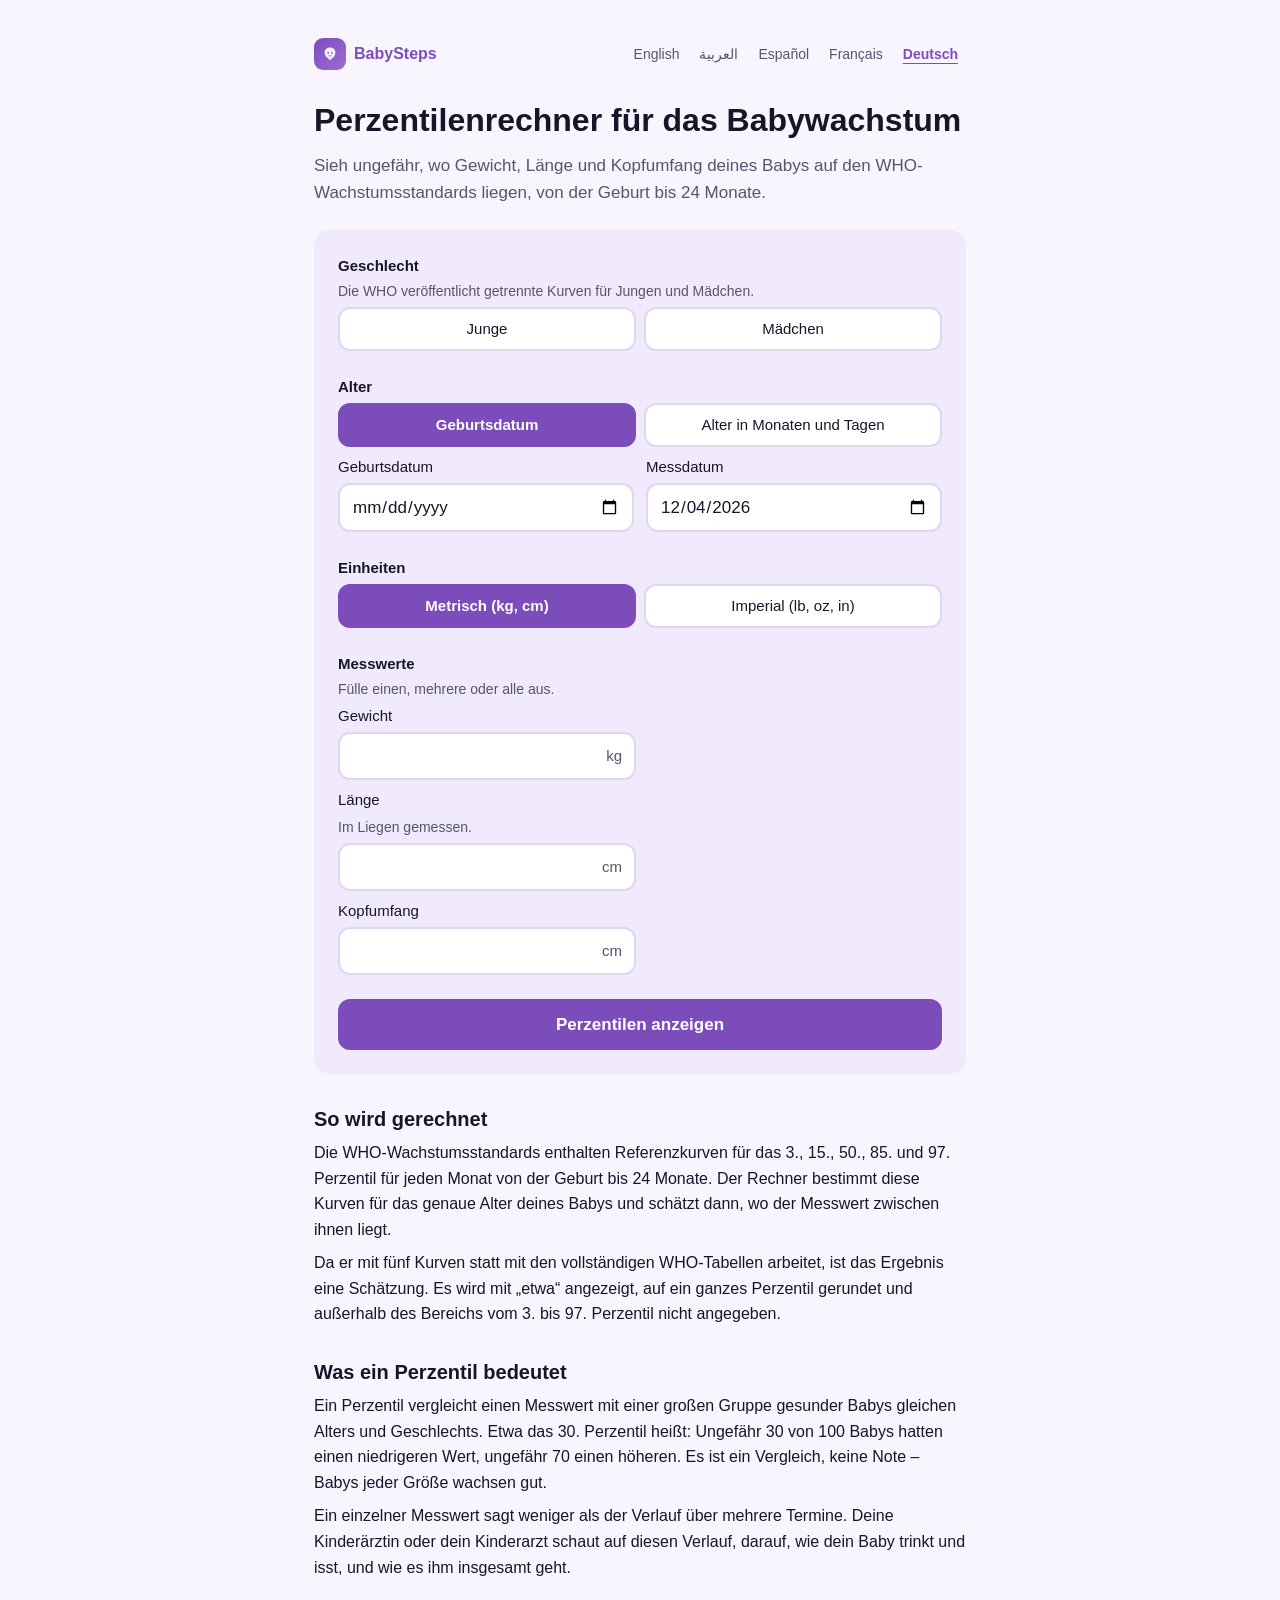
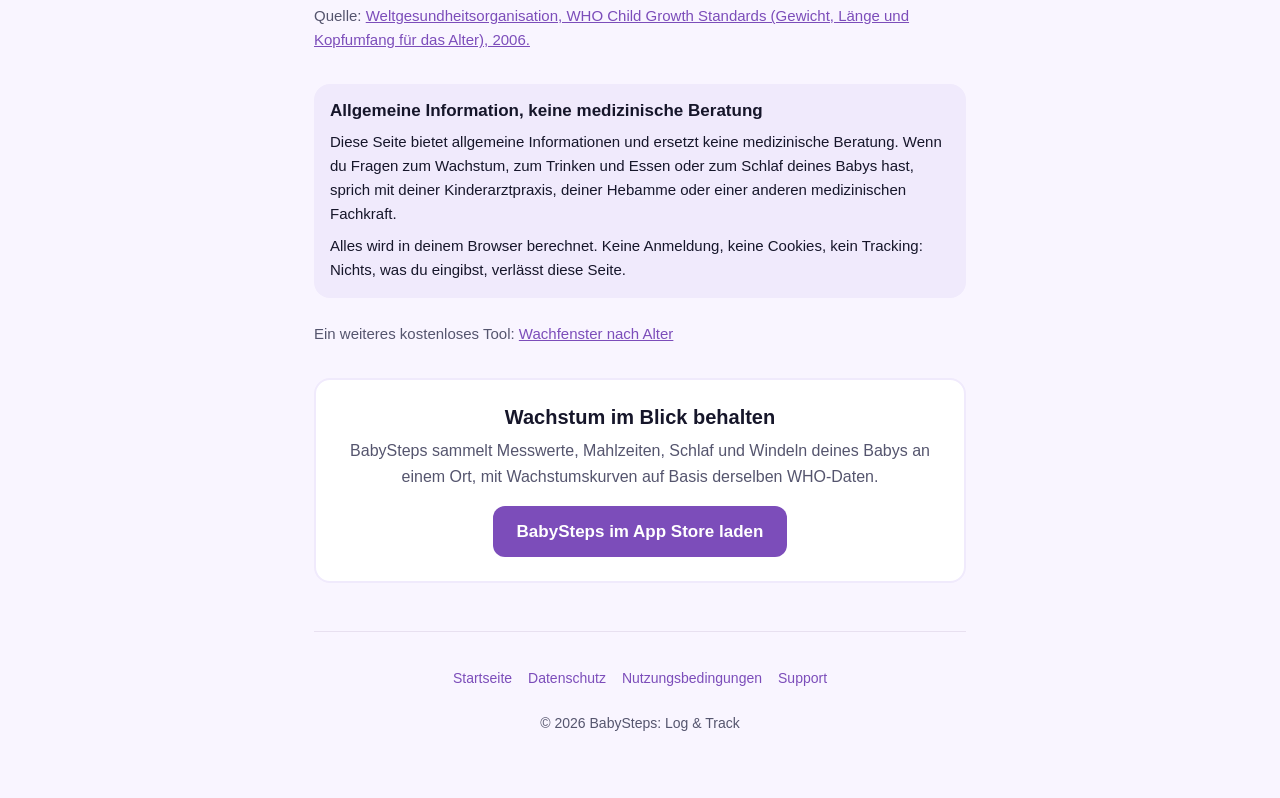
<file: de/tools/growth-percentile/index.html>
<!DOCTYPE html>
<html lang="de" dir="ltr">
<head>
<meta charset="UTF-8">
<meta name="viewport" content="width=device-width, initial-scale=1.0">
<title>Perzentilenrechner für Babys: Wachstum nach WHO (0–24 Monate) | BabySteps</title>
<meta name="description" content="Kostenloser Perzentilenrechner für Gewicht, Länge und Kopfumfang deines Babys nach den WHO-Wachstumsstandards, von der Geburt bis 24 Monate. Privat: läuft komplett in deinem Browser.">
<link rel="canonical" href="https://soloqdev.github.io/BabySteps-Log-Track/de/tools/growth-percentile/">
<link rel="alternate" hreflang="en" href="https://soloqdev.github.io/BabySteps-Log-Track/tools/growth-percentile/">
<link rel="alternate" hreflang="ar" href="https://soloqdev.github.io/BabySteps-Log-Track/ar/tools/growth-percentile/">
<link rel="alternate" hreflang="es" href="https://soloqdev.github.io/BabySteps-Log-Track/es/tools/growth-percentile/">
<link rel="alternate" hreflang="fr" href="https://soloqdev.github.io/BabySteps-Log-Track/fr/tools/growth-percentile/">
<link rel="alternate" hreflang="de" href="https://soloqdev.github.io/BabySteps-Log-Track/de/tools/growth-percentile/">
<link rel="alternate" hreflang="x-default" href="https://soloqdev.github.io/BabySteps-Log-Track/tools/growth-percentile/">
<meta property="og:type" content="website">
<meta property="og:title" content="Perzentilenrechner für Babys: Wachstum nach WHO (0–24 Monate) | BabySteps">
<meta property="og:description" content="Kostenloser Perzentilenrechner für Gewicht, Länge und Kopfumfang deines Babys nach den WHO-Wachstumsstandards, von der Geburt bis 24 Monate. Privat: läuft komplett in deinem Browser.">
<meta property="og:url" content="https://soloqdev.github.io/BabySteps-Log-Track/de/tools/growth-percentile/">
<meta property="og:locale" content="de_DE">
<meta name="theme-color" content="#F9F5FF">
<link rel="stylesheet" href="../../../assets/tools.css">
<script type="application/ld+json">
{
 "@context": "https://schema.org",
 "@type": "WebApplication",
 "name": "Perzentilenrechner für das Babywachstum",
 "description": "Kostenloser Perzentilenrechner für Gewicht, Länge und Kopfumfang deines Babys nach den WHO-Wachstumsstandards, von der Geburt bis 24 Monate. Privat: läuft komplett in deinem Browser.",
 "url": "https://soloqdev.github.io/BabySteps-Log-Track/de/tools/growth-percentile/",
 "inLanguage": "de",
 "applicationCategory": "HealthApplication",
 "operatingSystem": "Any",
 "browserRequirements": "Requires JavaScript",
 "isAccessibleForFree": true,
 "offers": {
  "@type": "Offer",
  "price": "0",
  "priceCurrency": "USD"
 },
 "publisher": {
  "@type": "Organization",
  "name": "BabySteps: Log & Track",
  "url": "https://soloqdev.github.io/BabySteps-Log-Track/"
 },
 "isBasedOn": {
  "@type": "CreativeWork",
  "name": "WHO Child Growth Standards",
  "url": "https://www.who.int/tools/child-growth-standards",
  "publisher": {
   "@type": "Organization",
   "name": "World Health Organization"
  }
 }
}
</script>
</head>
<body>
<a class="skip-link" href="#main">Zum Hauptinhalt springen</a>
<div class="page">
<header class="topbar">
<a class="brand" href="../../../index.html" aria-label="BabySteps Startseite" lang="en" dir="ltr"><span class="brand-mark"><svg viewBox="0 0 60 60" fill="none" xmlns="http://www.w3.org/2000/svg" aria-hidden="true" focusable="false"><path d="M30 8C18 8 12 16 12 24C12 32 16 38 20 42C24 46 28 48 30 52C32 48 36 46 40 42C44 38 48 32 48 24C48 16 42 8 30 8Z" fill="white" fill-opacity="0.9"/><circle cx="24" cy="26" r="3" fill="#7C4DBA"/><circle cx="36" cy="26" r="3" fill="#7C4DBA"/><path d="M25 34C25 34 27 37 30 37C33 37 35 34 35 34" stroke="#7C4DBA" stroke-width="2" stroke-linecap="round"/></svg></span><span>Baby<span>Steps</span></span></a>
<nav class="langs" aria-label="Sprache">
<ul>
<li><a href="../../../tools/growth-percentile/" hreflang="en" lang="en">English</a></li>
<li><a href="../../../ar/tools/growth-percentile/" hreflang="ar" lang="ar">العربية</a></li>
<li><a href="../../../es/tools/growth-percentile/" hreflang="es" lang="es">Español</a></li>
<li><a href="../../../fr/tools/growth-percentile/" hreflang="fr" lang="fr">Français</a></li>
<li><a href="../../../de/tools/growth-percentile/" hreflang="de" lang="de" aria-current="page">Deutsch</a></li>
</ul>
</nav>
</header>
<main id="main">
<h1>Perzentilenrechner für das Babywachstum</h1>
<p class="lede">Sieh ungefähr, wo Gewicht, Länge und Kopfumfang deines Babys auf den WHO-Wachstumsstandards liegen, von der Geburt bis 24 Monate.</p>
<form id="growth-form" class="card" data-json="../../../data/who-growth.json" novalidate>
<fieldset>
<legend>Geschlecht <span class="hint">Die WHO veröffentlicht getrennte Kurven für Jungen und Mädchen.</span></legend>
<div class="segmented">
<label><input type="radio" name="sex" value="male"><span>Junge</span></label>
<label><input type="radio" name="sex" value="female"><span>Mädchen</span></label>
</div>
</fieldset>
<fieldset>
<legend>Alter</legend>
<div class="segmented">
<label><input type="radio" name="agemode" value="dob" checked><span>Geburtsdatum</span></label>
<label><input type="radio" name="agemode" value="age"><span>Alter in Monaten und Tagen</span></label>
</div>
<div id="age-dates" class="row two">
<div class="field">
<label for="dob">Geburtsdatum</label>
<div class="input-wrap"><input type="date" id="dob" name="dob"></div>
</div>
<div class="field">
<label for="measured">Messdatum</label>
<div class="input-wrap"><input type="date" id="measured" name="measured"></div>
</div>
</div>
<div id="age-numbers" class="row two" hidden>
<div class="field">
<label for="age-months">Monate</label>
<div class="input-wrap"><input type="text" inputmode="numeric" autocomplete="off" id="age-months" name="age-months"></div>
</div>
<div class="field">
<label for="age-days">Tage</label>
<div class="input-wrap"><input type="text" inputmode="numeric" autocomplete="off" id="age-days" name="age-days"></div>
</div>
</div>
</fieldset>
<fieldset>
<legend>Einheiten</legend>
<div class="segmented">
<label><input type="radio" name="units" value="metric" checked><span>Metrisch (kg, cm)</span></label>
<label><input type="radio" name="units" value="imperial"><span>Imperial (lb, oz, in)</span></label>
</div>
</fieldset>
<fieldset>
<legend>Messwerte <span class="hint">Fülle einen, mehrere oder alle aus.</span></legend>
<div class="field">
<label for="m-weight">Gewicht</label>

<div class="pair">
<div class="input-wrap"><input type="text" inputmode="decimal" autocomplete="off" id="m-weight" name="m-weight"><span class="unit" data-metric="kg" data-imperial="lb">kg</span></div>
<div class="input-wrap imperial-only" hidden><label class="visually-hidden" for="m-weight-oz">Unzen</label><input type="text" inputmode="decimal" autocomplete="off" id="m-weight-oz" name="m-weight-oz"><span class="unit" aria-hidden="true">oz</span></div></div>
</div>
<div class="field">
<label for="m-length">Länge</label>
<span class="hint" id="length-hint">Im Liegen gemessen.</span>
<div class="pair">
<div class="input-wrap"><input type="text" inputmode="decimal" autocomplete="off" id="m-length" name="m-length" aria-describedby="length-hint"><span class="unit" data-metric="cm" data-imperial="in">cm</span></div>
</div>
</div>
<div class="field">
<label for="m-head">Kopfumfang</label>

<div class="pair">
<div class="input-wrap"><input type="text" inputmode="decimal" autocomplete="off" id="m-head" name="m-head"><span class="unit" data-metric="cm" data-imperial="in">cm</span></div>
</div>
</div>
</fieldset>
<button type="submit" class="button">Perzentilen anzeigen</button>
</form>
<noscript><p class="errors" style="margin-top:16px">Dieses Tool braucht JavaScript, um Ergebnisse anzuzeigen.</p></noscript>
<div id="errors" class="errors" tabindex="-1" hidden style="margin-top:16px"></div>
<section id="results" aria-labelledby="results-heading" hidden>
<h2 id="results-heading" tabindex="-1">Ergebnisse</h2>
<p id="result-age" class="muted" style="margin-bottom:16px"></p>
<div id="result-list" class="results"></div>
</section>
<section>
<h2>So wird gerechnet</h2>
<p>Die WHO-Wachstumsstandards enthalten Referenzkurven für das 3., 15., 50., 85. und 97. Perzentil für jeden Monat von der Geburt bis 24 Monate. Der Rechner bestimmt diese Kurven für das genaue Alter deines Babys und schätzt dann, wo der Messwert zwischen ihnen liegt.</p>
<p>Da er mit fünf Kurven statt mit den vollständigen WHO-Tabellen arbeitet, ist das Ergebnis eine Schätzung. Es wird mit „etwa“ angezeigt, auf ein ganzes Perzentil gerundet und außerhalb des Bereichs vom 3. bis 97. Perzentil nicht angegeben.</p>
</section>
<section>
<h2>Was ein Perzentil bedeutet</h2>
<p>Ein Perzentil vergleicht einen Messwert mit einer großen Gruppe gesunder Babys gleichen Alters und Geschlechts. Etwa das 30. Perzentil heißt: Ungefähr 30 von 100 Babys hatten einen niedrigeren Wert, ungefähr 70 einen höheren. Es ist ein Vergleich, keine Note – Babys jeder Größe wachsen gut.</p>
<p>Ein einzelner Messwert sagt weniger als der Verlauf über mehrere Termine. Deine Kinderärztin oder dein Kinderarzt schaut auf diesen Verlauf, darauf, wie dein Baby trinkt und isst, und wie es ihm insgesamt geht.</p>
</section>
<p class="muted" style="margin-top:24px">Quelle: <a href="https://www.who.int/tools/child-growth-standards" rel="noopener">Weltgesundheitsorganisation, WHO Child Growth Standards (Gewicht, Länge und Kopfumfang für das Alter), 2006.</a></p>
<aside class="note" aria-labelledby="disclaimer-title">
<h2 id="disclaimer-title">Allgemeine Information, keine medizinische Beratung</h2>
<p>Diese Seite bietet allgemeine Informationen und ersetzt keine medizinische Beratung. Wenn du Fragen zum Wachstum, zum Trinken und Essen oder zum Schlaf deines Babys hast, sprich mit deiner Kinderarztpraxis, deiner Hebamme oder einer anderen medizinischen Fachkraft.</p>
<p>Alles wird in deinem Browser berechnet. Keine Anmeldung, keine Cookies, kein Tracking: Nichts, was du eingibst, verlässt diese Seite.</p>
</aside>
<p class="muted" style="margin-top:24px">Ein weiteres kostenloses Tool: <a href="../../../de/tools/wake-windows/">Wachfenster nach Alter</a></p>
<aside class="cta" aria-labelledby="cta-title">
<h2 id="cta-title">Wachstum im Blick behalten</h2>
<p>BabySteps sammelt Messwerte, Mahlzeiten, Schlaf und Windeln deines Babys an einem Ort, mit Wachstumskurven auf Basis derselben WHO-Daten.</p>
<a class="button" href="https://apps.apple.com/app/id6761369475?ct=webtools-growth&amp;mt=8">BabySteps im App Store laden</a>
</aside>
</main>
<footer class="site-footer">
<nav aria-label="BabySteps">
<a href="../../../index.html">Startseite</a>
<a href="../../../privacy-policy.html" hreflang="en">Datenschutz</a>
<a href="../../../terms-of-service.html" hreflang="en">Nutzungsbedingungen</a>
<a href="../../../support.html" hreflang="en">Support</a>
</nav>
<p lang="en" dir="ltr">&copy; 2026 BabySteps: Log &amp; Track</p>
</footer>
</div>
<script type="application/json" id="tool-strings">
{
 "pAbout": "Etwa im {p} Perzentil",
 "explain": "Auf der WHO-Kurve haben etwa {n} von 100 Babys gleichen Alters und Geschlechts einen niedrigeren Wert.",
 "below": "Unter der Linie des {p} Perzentils, die in diesem Alter bei {v} liegt.",
 "above": "Über der Linie des {p} Perzentils, die in diesem Alter bei {v} liegt.",
 "outsideNote": "Über diese Linien hinaus schätzt der Rechner nicht. Eine medizinische Fachkraft kann den Messwert einordnen.",
 "range": "Typischer Bereich in diesem Alter (3. bis 97. Perzentil): {lo} bis {hi}. Mitte (50. Perzentil): {mid}.",
 "age": "Alter bei der Messung: {age}",
 "errSex": "Wähle Junge oder Mädchen.",
 "errDob": "Gib das Geburtsdatum und das Messdatum ein.",
 "errOrder": "Das Messdatum liegt vor dem Geburtsdatum.",
 "errAge": "Gib das Alter in ganzen Monaten und Tagen ein.",
 "errNone": "Gib mindestens einen Messwert ein.",
 "errNumber": "{field}: Gib eine Zahl ein, zum Beispiel {example}.",
 "errPlausible": "{field}: {v} liegt anscheinend außerhalb dessen, was die WHO-Kurve abdeckt. Prüfe Zahl und Einheit.",
 "outOfRange": "Der Rechner deckt die Zeit von der Geburt bis 24 Monate ab. Das eingegebene Alter ({age}) liegt außerhalb davon.",
 "locale": "de",
 "ordinal": "dot",
 "loadError": "Die Daten für dieses Tool konnten nicht geladen werden. Bitte lade die Seite neu.",
 "units": {
  "kilogram": "kg",
  "pound": "lb",
  "ounce": "oz",
  "centimeter": "cm",
  "inch": "in"
 },
 "labels": {
  "weight": "Gewicht",
  "length": "Länge",
  "head": "Kopfumfang"
 }
}
</script>
<script src="../../../assets/growth.js" defer></script>
</body>
</html>
</file>
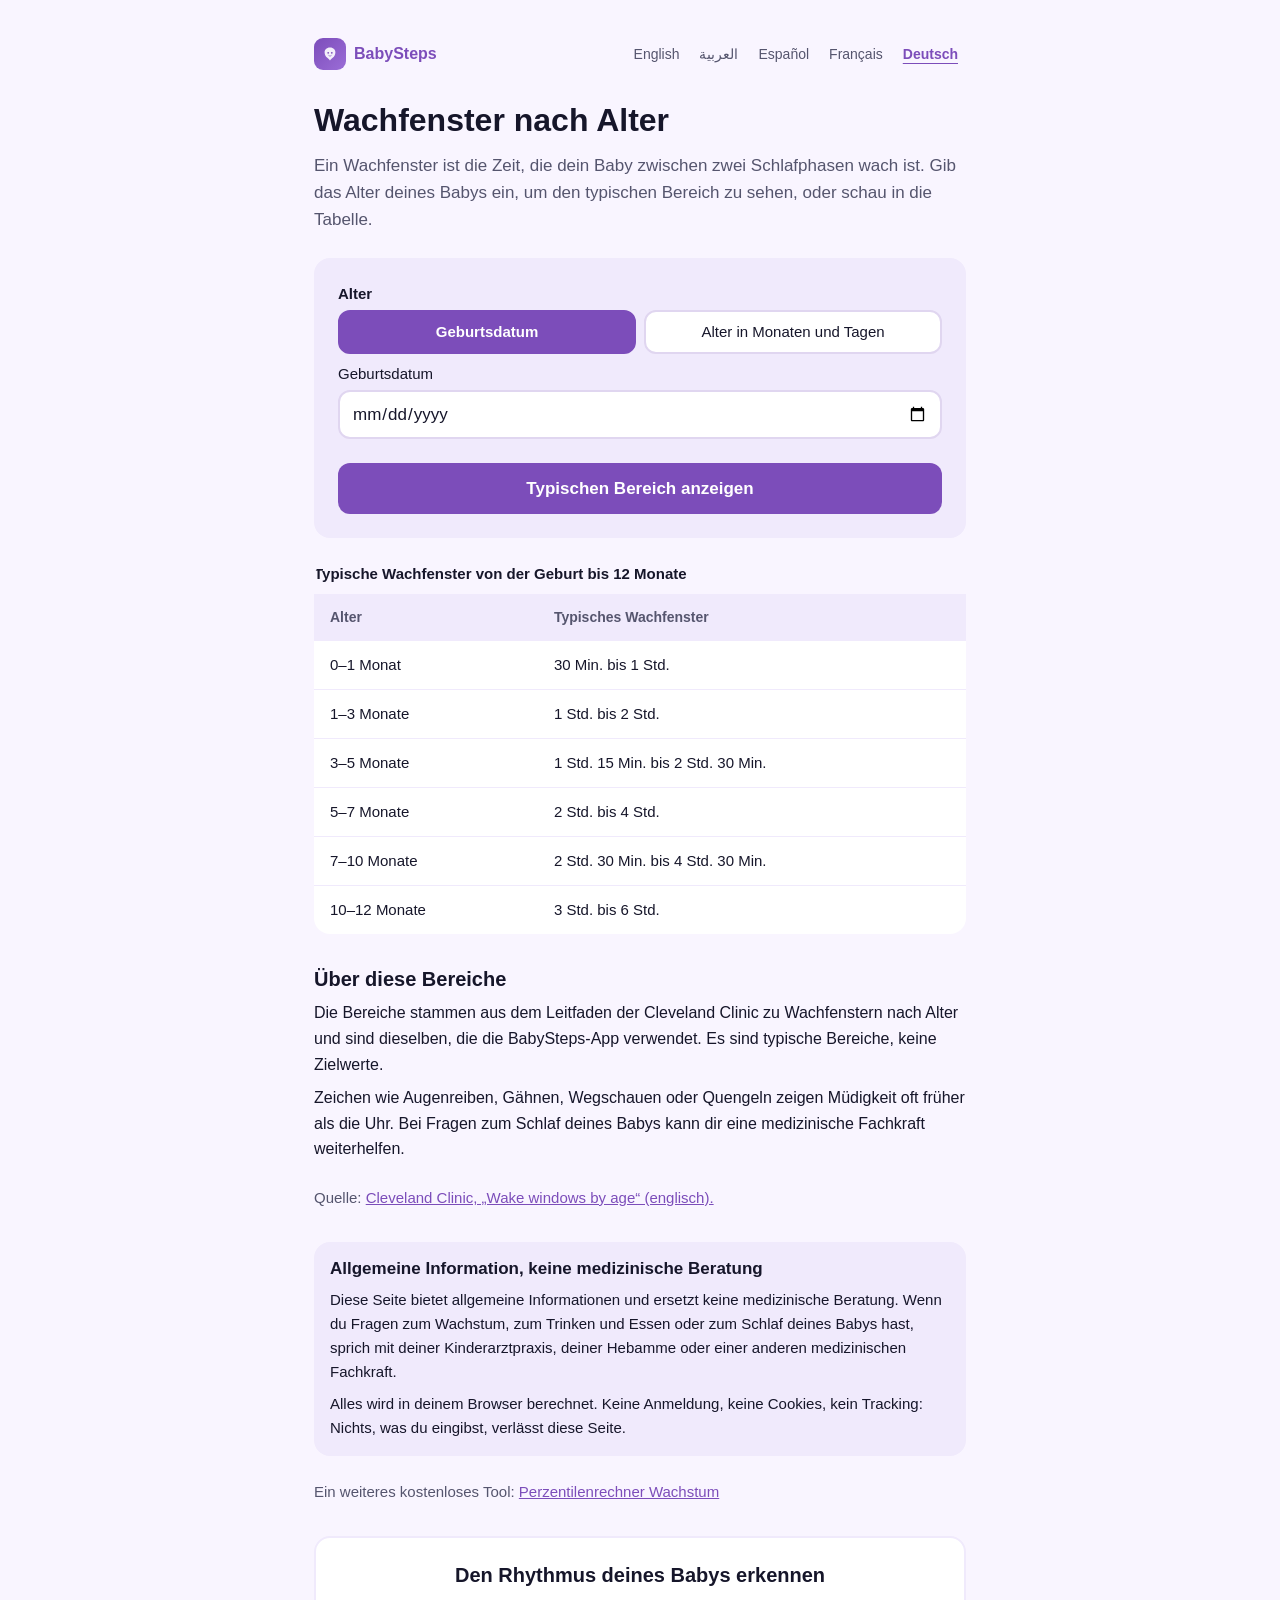
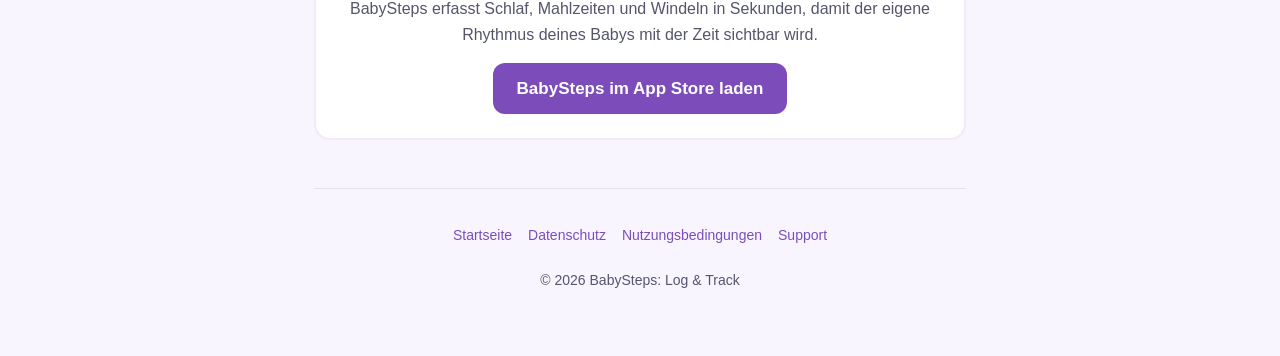
<file: de/tools/wake-windows/index.html>
<!DOCTYPE html>
<html lang="de" dir="ltr">
<head>
<meta charset="UTF-8">
<meta name="viewport" content="width=device-width, initial-scale=1.0">
<title>Wachfenster beim Baby nach Alter (0–12 Monate) | BabySteps</title>
<meta name="description" content="Typische Wachfenster für Babys von der Geburt bis 12 Monate, mit schneller Abfrage für das Alter deines Babys. Kostenlos und privat, ohne Anmeldung.">
<link rel="canonical" href="https://soloqdev.github.io/BabySteps-Log-Track/de/tools/wake-windows/">
<link rel="alternate" hreflang="en" href="https://soloqdev.github.io/BabySteps-Log-Track/tools/wake-windows/">
<link rel="alternate" hreflang="ar" href="https://soloqdev.github.io/BabySteps-Log-Track/ar/tools/wake-windows/">
<link rel="alternate" hreflang="es" href="https://soloqdev.github.io/BabySteps-Log-Track/es/tools/wake-windows/">
<link rel="alternate" hreflang="fr" href="https://soloqdev.github.io/BabySteps-Log-Track/fr/tools/wake-windows/">
<link rel="alternate" hreflang="de" href="https://soloqdev.github.io/BabySteps-Log-Track/de/tools/wake-windows/">
<link rel="alternate" hreflang="x-default" href="https://soloqdev.github.io/BabySteps-Log-Track/tools/wake-windows/">
<meta property="og:type" content="website">
<meta property="og:title" content="Wachfenster beim Baby nach Alter (0–12 Monate) | BabySteps">
<meta property="og:description" content="Typische Wachfenster für Babys von der Geburt bis 12 Monate, mit schneller Abfrage für das Alter deines Babys. Kostenlos und privat, ohne Anmeldung.">
<meta property="og:url" content="https://soloqdev.github.io/BabySteps-Log-Track/de/tools/wake-windows/">
<meta property="og:locale" content="de_DE">
<meta name="theme-color" content="#F9F5FF">
<link rel="stylesheet" href="../../../assets/tools.css">
<script type="application/ld+json">
{
 "@context": "https://schema.org",
 "@type": "WebApplication",
 "name": "Wachfenster nach Alter",
 "description": "Typische Wachfenster für Babys von der Geburt bis 12 Monate, mit schneller Abfrage für das Alter deines Babys. Kostenlos und privat, ohne Anmeldung.",
 "url": "https://soloqdev.github.io/BabySteps-Log-Track/de/tools/wake-windows/",
 "inLanguage": "de",
 "applicationCategory": "HealthApplication",
 "operatingSystem": "Any",
 "browserRequirements": "Requires JavaScript",
 "isAccessibleForFree": true,
 "offers": {
  "@type": "Offer",
  "price": "0",
  "priceCurrency": "USD"
 },
 "publisher": {
  "@type": "Organization",
  "name": "BabySteps: Log & Track",
  "url": "https://soloqdev.github.io/BabySteps-Log-Track/"
 },
 "isBasedOn": {
  "@type": "CreativeWork",
  "name": "Wake windows by age",
  "url": "https://health.clevelandclinic.org/wake-windows-by-age",
  "publisher": {
   "@type": "Organization",
   "name": "Cleveland Clinic"
  }
 }
}
</script>
</head>
<body>
<a class="skip-link" href="#main">Zum Hauptinhalt springen</a>
<div class="page">
<header class="topbar">
<a class="brand" href="../../../index.html" aria-label="BabySteps Startseite" lang="en" dir="ltr"><span class="brand-mark"><svg viewBox="0 0 60 60" fill="none" xmlns="http://www.w3.org/2000/svg" aria-hidden="true" focusable="false"><path d="M30 8C18 8 12 16 12 24C12 32 16 38 20 42C24 46 28 48 30 52C32 48 36 46 40 42C44 38 48 32 48 24C48 16 42 8 30 8Z" fill="white" fill-opacity="0.9"/><circle cx="24" cy="26" r="3" fill="#7C4DBA"/><circle cx="36" cy="26" r="3" fill="#7C4DBA"/><path d="M25 34C25 34 27 37 30 37C33 37 35 34 35 34" stroke="#7C4DBA" stroke-width="2" stroke-linecap="round"/></svg></span><span>Baby<span>Steps</span></span></a>
<nav class="langs" aria-label="Sprache">
<ul>
<li><a href="../../../tools/wake-windows/" hreflang="en" lang="en">English</a></li>
<li><a href="../../../ar/tools/wake-windows/" hreflang="ar" lang="ar">العربية</a></li>
<li><a href="../../../es/tools/wake-windows/" hreflang="es" lang="es">Español</a></li>
<li><a href="../../../fr/tools/wake-windows/" hreflang="fr" lang="fr">Français</a></li>
<li><a href="../../../de/tools/wake-windows/" hreflang="de" lang="de" aria-current="page">Deutsch</a></li>
</ul>
</nav>
</header>
<main id="main">
<h1>Wachfenster nach Alter</h1>
<p class="lede">Ein Wachfenster ist die Zeit, die dein Baby zwischen zwei Schlafphasen wach ist. Gib das Alter deines Babys ein, um den typischen Bereich zu sehen, oder schau in die Tabelle.</p>
<form id="wake-form" class="card" data-json="../../../data/wake-windows.json" novalidate>
<fieldset>
<legend>Alter</legend>
<div class="segmented">
<label><input type="radio" name="agemode" value="dob" checked><span>Geburtsdatum</span></label>
<label><input type="radio" name="agemode" value="age"><span>Alter in Monaten und Tagen</span></label>
</div>
<div id="age-dates" class="row">
<div class="field">
<label for="dob">Geburtsdatum</label>
<div class="input-wrap"><input type="date" id="dob" name="dob"></div>
</div>
</div>
<div id="age-numbers" class="row two" hidden>
<div class="field">
<label for="age-months">Monate</label>
<div class="input-wrap"><input type="text" inputmode="numeric" autocomplete="off" id="age-months" name="age-months"></div>
</div>
<div class="field">
<label for="age-days">Tage</label>
<div class="input-wrap"><input type="text" inputmode="numeric" autocomplete="off" id="age-days" name="age-days"></div>
</div>
</div>
</fieldset>
<button type="submit" class="button">Typischen Bereich anzeigen</button>
</form>
<noscript><p class="errors" style="margin-top:16px">Dieses Tool braucht JavaScript, um Ergebnisse anzuzeigen.</p></noscript>
<div id="errors" class="errors" tabindex="-1" hidden style="margin-top:16px"></div>
<div id="result" class="result" hidden style="margin-top:16px">
<p id="result-main" class="headline" tabindex="-1"></p>
<p id="result-note" class="muted"></p>
</div>
<div class="table-wrap">
<table>
<caption>Typische Wachfenster von der Geburt bis 12 Monate</caption>
<thead><tr><th scope="col">Alter</th><th scope="col">Typisches Wachfenster</th></tr></thead>
<tbody id="wake-rows"><tr><td colspan="2">Wird geladen …</td></tr></tbody>
</table>
</div>
<section>
<h2>Über diese Bereiche</h2>
<p>Die Bereiche stammen aus dem Leitfaden der Cleveland Clinic zu Wachfenstern nach Alter und sind dieselben, die die BabySteps-App verwendet. Es sind typische Bereiche, keine Zielwerte.</p>
<p>Zeichen wie Augenreiben, Gähnen, Wegschauen oder Quengeln zeigen Müdigkeit oft früher als die Uhr. Bei Fragen zum Schlaf deines Babys kann dir eine medizinische Fachkraft weiterhelfen.</p>
</section>
<p class="muted" style="margin-top:24px">Quelle: <a href="https://health.clevelandclinic.org/wake-windows-by-age" rel="noopener">Cleveland Clinic, „Wake windows by age“ (englisch).</a></p>
<aside class="note" aria-labelledby="disclaimer-title">
<h2 id="disclaimer-title">Allgemeine Information, keine medizinische Beratung</h2>
<p>Diese Seite bietet allgemeine Informationen und ersetzt keine medizinische Beratung. Wenn du Fragen zum Wachstum, zum Trinken und Essen oder zum Schlaf deines Babys hast, sprich mit deiner Kinderarztpraxis, deiner Hebamme oder einer anderen medizinischen Fachkraft.</p>
<p>Alles wird in deinem Browser berechnet. Keine Anmeldung, keine Cookies, kein Tracking: Nichts, was du eingibst, verlässt diese Seite.</p>
</aside>
<p class="muted" style="margin-top:24px">Ein weiteres kostenloses Tool: <a href="../../../de/tools/growth-percentile/">Perzentilenrechner Wachstum</a></p>
<aside class="cta" aria-labelledby="cta-title">
<h2 id="cta-title">Den Rhythmus deines Babys erkennen</h2>
<p>BabySteps erfasst Schlaf, Mahlzeiten und Windeln in Sekunden, damit der eigene Rhythmus deines Babys mit der Zeit sichtbar wird.</p>
<a class="button" href="https://apps.apple.com/app/id6761369475?ct=webtools-wake&amp;mt=8">BabySteps im App Store laden</a>
</aside>
</main>
<footer class="site-footer">
<nav aria-label="BabySteps">
<a href="../../../index.html">Startseite</a>
<a href="../../../privacy-policy.html" hreflang="en">Datenschutz</a>
<a href="../../../terms-of-service.html" hreflang="en">Nutzungsbedingungen</a>
<a href="../../../support.html" hreflang="en">Support</a>
</nav>
<p lang="en" dir="ltr">&copy; 2026 BabySteps: Log &amp; Track</p>
</footer>
</div>
<script type="application/json" id="tool-strings">
{
 "result": "Alter: {age}. Typisches Wachfenster: {range}",
 "durationJoin": " ",
 "resultNote": "Viele Babys liegen eher am einen Ende des Bereichs, und manche Tage sind anders. Die Müdigkeitszeichen deines Babys sind oft ein besserer Anhaltspunkt als die Uhr.",
 "toddler": "Die Tabelle deckt die ersten 12 Monate ab. Danach ist die Wachzeit von Kind zu Kind unterschiedlicher, und der eigene Rhythmus deines Kindes ist der beste Anhaltspunkt.",
 "errDob": "Gib das Geburtsdatum ein.",
 "errFuture": "Das Geburtsdatum liegt in der Zukunft.",
 "errAge": "Gib das Alter in ganzen Monaten und Tagen ein.",
 "youHere": "Alter deines Babys",
 "range": "{a} bis {b}",
 "bandLabel": "{a}–{b} {unit}",
 "monthForms": {
  "one": "Monat",
  "other": "Monate"
 },
 "locale": "de",
 "loadError": "Die Daten für dieses Tool konnten nicht geladen werden. Bitte lade die Seite neu."
}
</script>
<script src="../../../assets/wake.js" defer></script>
</body>
</html>
</file>
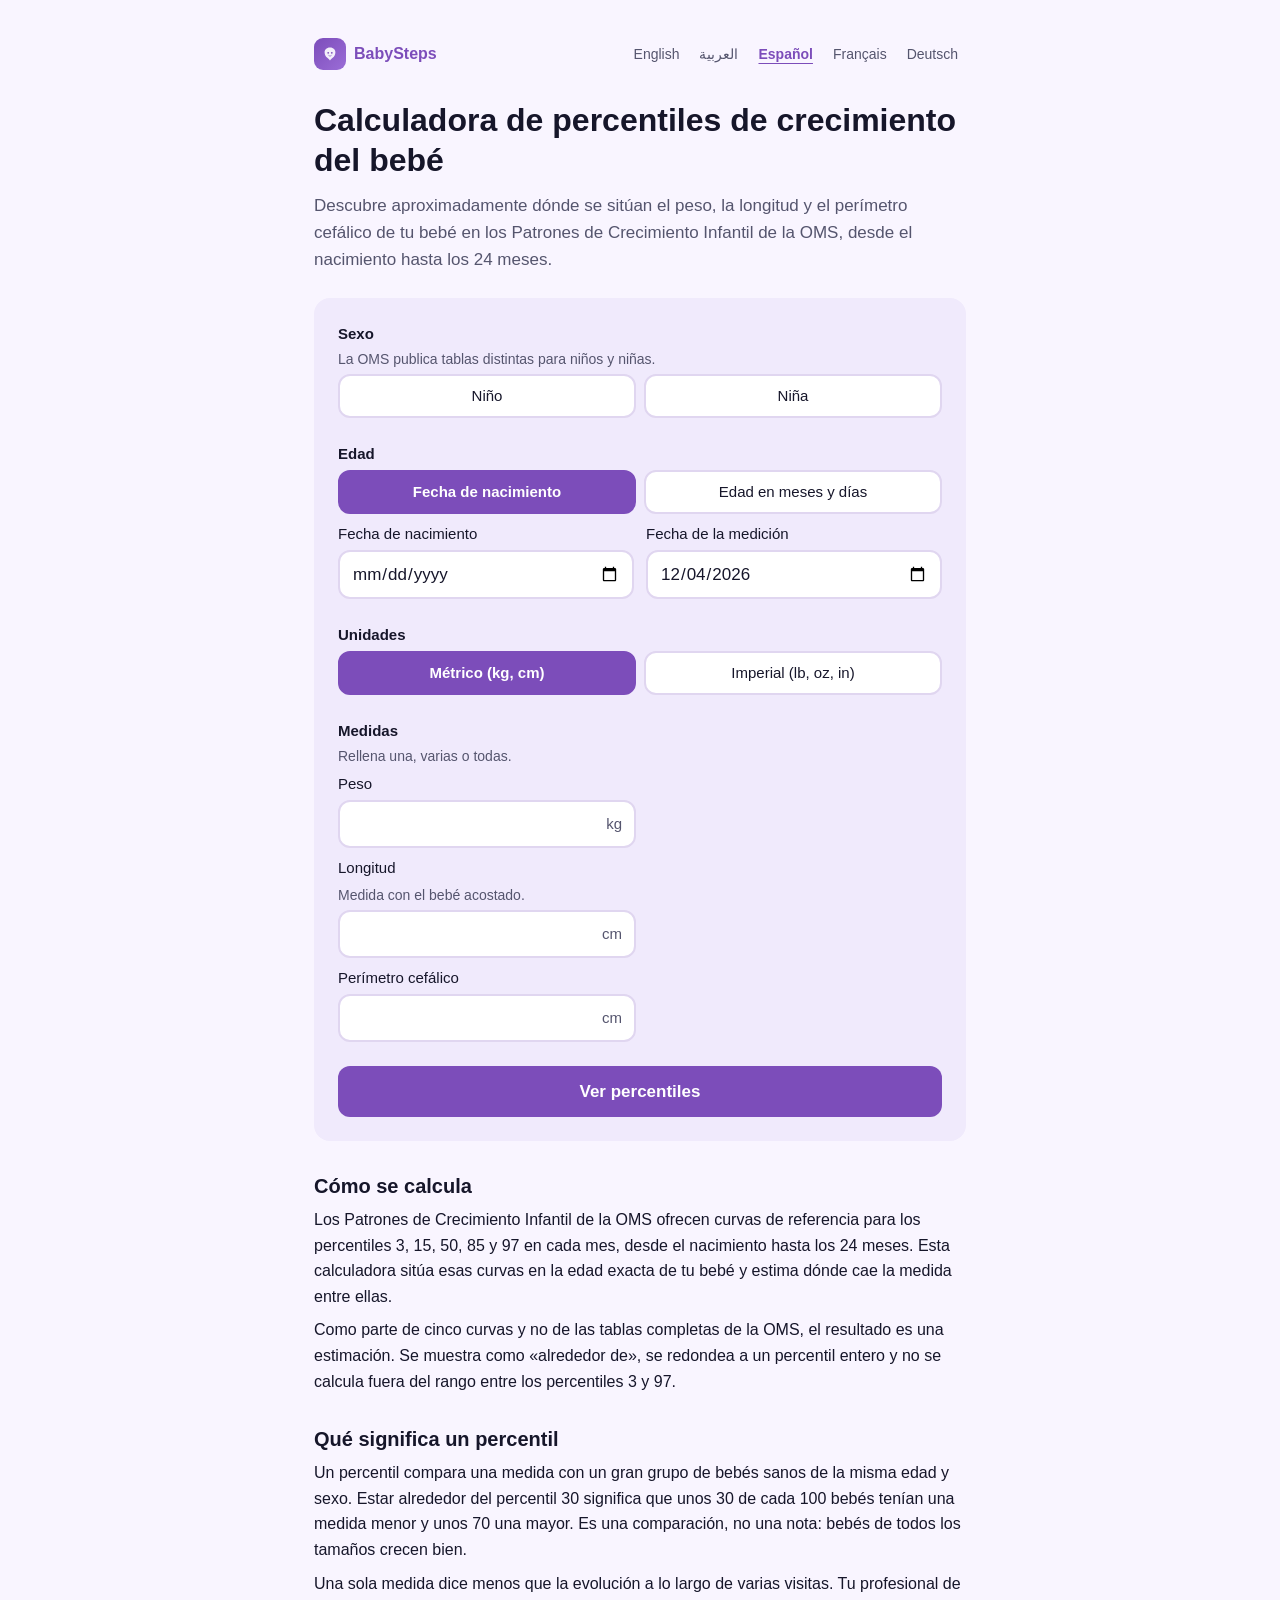
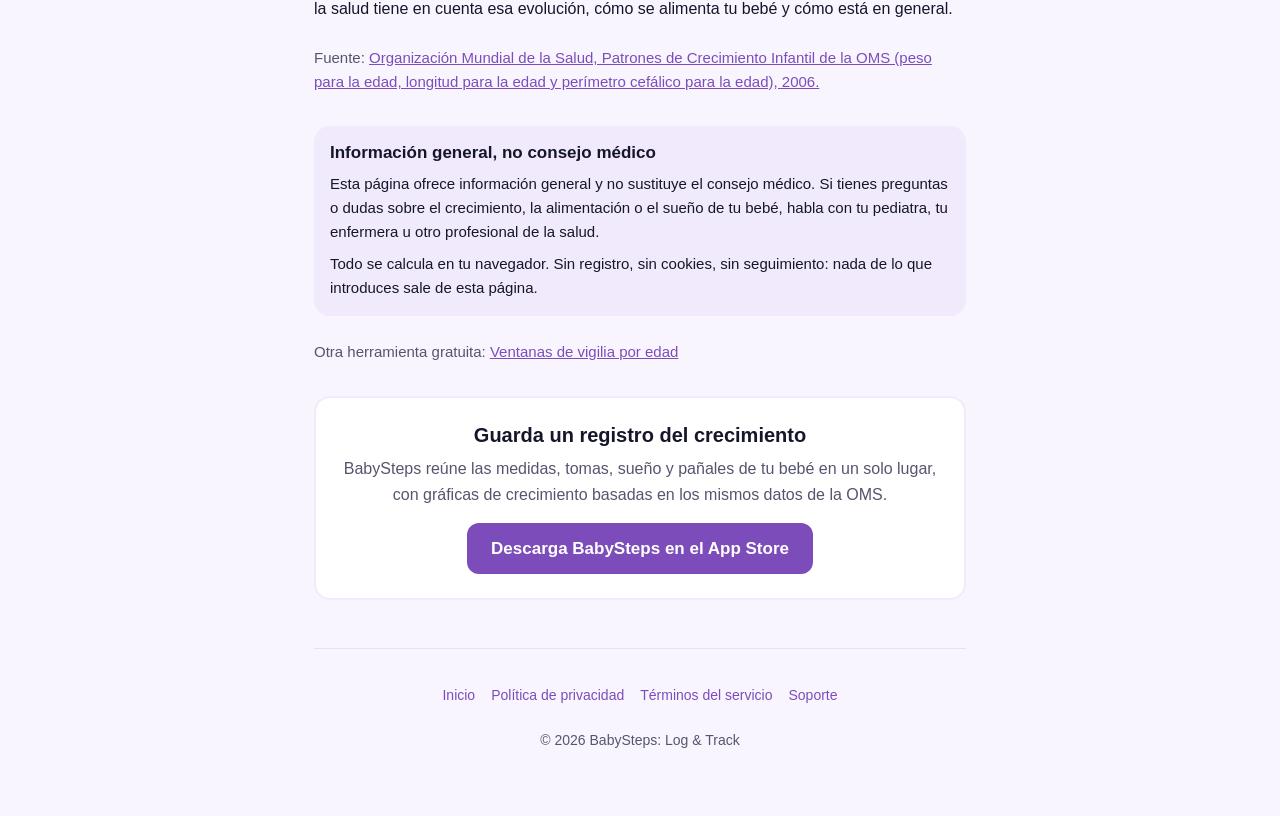
<file: es/tools/growth-percentile/index.html>
<!DOCTYPE html>
<html lang="es" dir="ltr">
<head>
<meta charset="UTF-8">
<meta name="viewport" content="width=device-width, initial-scale=1.0">
<title>Calculadora de percentiles de crecimiento del bebé (OMS, 0–24 meses) | BabySteps</title>
<meta name="description" content="Calculadora gratuita de percentiles de peso, longitud y perímetro cefálico según los Patrones de Crecimiento Infantil de la OMS, desde el nacimiento hasta los 24 meses. Privada: funciona en tu navegador.">
<link rel="canonical" href="https://soloqdev.github.io/BabySteps-Log-Track/es/tools/growth-percentile/">
<link rel="alternate" hreflang="en" href="https://soloqdev.github.io/BabySteps-Log-Track/tools/growth-percentile/">
<link rel="alternate" hreflang="ar" href="https://soloqdev.github.io/BabySteps-Log-Track/ar/tools/growth-percentile/">
<link rel="alternate" hreflang="es" href="https://soloqdev.github.io/BabySteps-Log-Track/es/tools/growth-percentile/">
<link rel="alternate" hreflang="fr" href="https://soloqdev.github.io/BabySteps-Log-Track/fr/tools/growth-percentile/">
<link rel="alternate" hreflang="de" href="https://soloqdev.github.io/BabySteps-Log-Track/de/tools/growth-percentile/">
<link rel="alternate" hreflang="x-default" href="https://soloqdev.github.io/BabySteps-Log-Track/tools/growth-percentile/">
<meta property="og:type" content="website">
<meta property="og:title" content="Calculadora de percentiles de crecimiento del bebé (OMS, 0–24 meses) | BabySteps">
<meta property="og:description" content="Calculadora gratuita de percentiles de peso, longitud y perímetro cefálico según los Patrones de Crecimiento Infantil de la OMS, desde el nacimiento hasta los 24 meses. Privada: funciona en tu navegador.">
<meta property="og:url" content="https://soloqdev.github.io/BabySteps-Log-Track/es/tools/growth-percentile/">
<meta property="og:locale" content="es_ES">
<meta name="theme-color" content="#F9F5FF">
<link rel="stylesheet" href="../../../assets/tools.css">
<script type="application/ld+json">
{
 "@context": "https://schema.org",
 "@type": "WebApplication",
 "name": "Calculadora de percentiles de crecimiento del bebé",
 "description": "Calculadora gratuita de percentiles de peso, longitud y perímetro cefálico según los Patrones de Crecimiento Infantil de la OMS, desde el nacimiento hasta los 24 meses. Privada: funciona en tu navegador.",
 "url": "https://soloqdev.github.io/BabySteps-Log-Track/es/tools/growth-percentile/",
 "inLanguage": "es",
 "applicationCategory": "HealthApplication",
 "operatingSystem": "Any",
 "browserRequirements": "Requires JavaScript",
 "isAccessibleForFree": true,
 "offers": {
  "@type": "Offer",
  "price": "0",
  "priceCurrency": "USD"
 },
 "publisher": {
  "@type": "Organization",
  "name": "BabySteps: Log & Track",
  "url": "https://soloqdev.github.io/BabySteps-Log-Track/"
 },
 "isBasedOn": {
  "@type": "CreativeWork",
  "name": "WHO Child Growth Standards",
  "url": "https://www.who.int/tools/child-growth-standards",
  "publisher": {
   "@type": "Organization",
   "name": "World Health Organization"
  }
 }
}
</script>
</head>
<body>
<a class="skip-link" href="#main">Saltar al contenido principal</a>
<div class="page">
<header class="topbar">
<a class="brand" href="../../../index.html" aria-label="Inicio de BabySteps" lang="en" dir="ltr"><span class="brand-mark"><svg viewBox="0 0 60 60" fill="none" xmlns="http://www.w3.org/2000/svg" aria-hidden="true" focusable="false"><path d="M30 8C18 8 12 16 12 24C12 32 16 38 20 42C24 46 28 48 30 52C32 48 36 46 40 42C44 38 48 32 48 24C48 16 42 8 30 8Z" fill="white" fill-opacity="0.9"/><circle cx="24" cy="26" r="3" fill="#7C4DBA"/><circle cx="36" cy="26" r="3" fill="#7C4DBA"/><path d="M25 34C25 34 27 37 30 37C33 37 35 34 35 34" stroke="#7C4DBA" stroke-width="2" stroke-linecap="round"/></svg></span><span>Baby<span>Steps</span></span></a>
<nav class="langs" aria-label="Idioma">
<ul>
<li><a href="../../../tools/growth-percentile/" hreflang="en" lang="en">English</a></li>
<li><a href="../../../ar/tools/growth-percentile/" hreflang="ar" lang="ar">العربية</a></li>
<li><a href="../../../es/tools/growth-percentile/" hreflang="es" lang="es" aria-current="page">Español</a></li>
<li><a href="../../../fr/tools/growth-percentile/" hreflang="fr" lang="fr">Français</a></li>
<li><a href="../../../de/tools/growth-percentile/" hreflang="de" lang="de">Deutsch</a></li>
</ul>
</nav>
</header>
<main id="main">
<h1>Calculadora de percentiles de crecimiento del bebé</h1>
<p class="lede">Descubre aproximadamente dónde se sitúan el peso, la longitud y el perímetro cefálico de tu bebé en los Patrones de Crecimiento Infantil de la OMS, desde el nacimiento hasta los 24 meses.</p>
<form id="growth-form" class="card" data-json="../../../data/who-growth.json" novalidate>
<fieldset>
<legend>Sexo <span class="hint">La OMS publica tablas distintas para niños y niñas.</span></legend>
<div class="segmented">
<label><input type="radio" name="sex" value="male"><span>Niño</span></label>
<label><input type="radio" name="sex" value="female"><span>Niña</span></label>
</div>
</fieldset>
<fieldset>
<legend>Edad</legend>
<div class="segmented">
<label><input type="radio" name="agemode" value="dob" checked><span>Fecha de nacimiento</span></label>
<label><input type="radio" name="agemode" value="age"><span>Edad en meses y días</span></label>
</div>
<div id="age-dates" class="row two">
<div class="field">
<label for="dob">Fecha de nacimiento</label>
<div class="input-wrap"><input type="date" id="dob" name="dob"></div>
</div>
<div class="field">
<label for="measured">Fecha de la medición</label>
<div class="input-wrap"><input type="date" id="measured" name="measured"></div>
</div>
</div>
<div id="age-numbers" class="row two" hidden>
<div class="field">
<label for="age-months">Meses</label>
<div class="input-wrap"><input type="text" inputmode="numeric" autocomplete="off" id="age-months" name="age-months"></div>
</div>
<div class="field">
<label for="age-days">Días</label>
<div class="input-wrap"><input type="text" inputmode="numeric" autocomplete="off" id="age-days" name="age-days"></div>
</div>
</div>
</fieldset>
<fieldset>
<legend>Unidades</legend>
<div class="segmented">
<label><input type="radio" name="units" value="metric" checked><span>Métrico (kg, cm)</span></label>
<label><input type="radio" name="units" value="imperial"><span>Imperial (lb, oz, in)</span></label>
</div>
</fieldset>
<fieldset>
<legend>Medidas <span class="hint">Rellena una, varias o todas.</span></legend>
<div class="field">
<label for="m-weight">Peso</label>

<div class="pair">
<div class="input-wrap"><input type="text" inputmode="decimal" autocomplete="off" id="m-weight" name="m-weight"><span class="unit" data-metric="kg" data-imperial="lb">kg</span></div>
<div class="input-wrap imperial-only" hidden><label class="visually-hidden" for="m-weight-oz">Onzas</label><input type="text" inputmode="decimal" autocomplete="off" id="m-weight-oz" name="m-weight-oz"><span class="unit" aria-hidden="true">oz</span></div></div>
</div>
<div class="field">
<label for="m-length">Longitud</label>
<span class="hint" id="length-hint">Medida con el bebé acostado.</span>
<div class="pair">
<div class="input-wrap"><input type="text" inputmode="decimal" autocomplete="off" id="m-length" name="m-length" aria-describedby="length-hint"><span class="unit" data-metric="cm" data-imperial="in">cm</span></div>
</div>
</div>
<div class="field">
<label for="m-head">Perímetro cefálico</label>

<div class="pair">
<div class="input-wrap"><input type="text" inputmode="decimal" autocomplete="off" id="m-head" name="m-head"><span class="unit" data-metric="cm" data-imperial="in">cm</span></div>
</div>
</div>
</fieldset>
<button type="submit" class="button">Ver percentiles</button>
</form>
<noscript><p class="errors" style="margin-top:16px">Esta herramienta necesita JavaScript para mostrar los resultados.</p></noscript>
<div id="errors" class="errors" tabindex="-1" hidden style="margin-top:16px"></div>
<section id="results" aria-labelledby="results-heading" hidden>
<h2 id="results-heading" tabindex="-1">Resultados</h2>
<p id="result-age" class="muted" style="margin-bottom:16px"></p>
<div id="result-list" class="results"></div>
</section>
<section>
<h2>Cómo se calcula</h2>
<p>Los Patrones de Crecimiento Infantil de la OMS ofrecen curvas de referencia para los percentiles 3, 15, 50, 85 y 97 en cada mes, desde el nacimiento hasta los 24 meses. Esta calculadora sitúa esas curvas en la edad exacta de tu bebé y estima dónde cae la medida entre ellas.</p>
<p>Como parte de cinco curvas y no de las tablas completas de la OMS, el resultado es una estimación. Se muestra como «alrededor de», se redondea a un percentil entero y no se calcula fuera del rango entre los percentiles 3 y 97.</p>
</section>
<section>
<h2>Qué significa un percentil</h2>
<p>Un percentil compara una medida con un gran grupo de bebés sanos de la misma edad y sexo. Estar alrededor del percentil 30 significa que unos 30 de cada 100 bebés tenían una medida menor y unos 70 una mayor. Es una comparación, no una nota: bebés de todos los tamaños crecen bien.</p>
<p>Una sola medida dice menos que la evolución a lo largo de varias visitas. Tu profesional de la salud tiene en cuenta esa evolución, cómo se alimenta tu bebé y cómo está en general.</p>
</section>
<p class="muted" style="margin-top:24px">Fuente: <a href="https://www.who.int/tools/child-growth-standards" rel="noopener">Organización Mundial de la Salud, Patrones de Crecimiento Infantil de la OMS (peso para la edad, longitud para la edad y perímetro cefálico para la edad), 2006.</a></p>
<aside class="note" aria-labelledby="disclaimer-title">
<h2 id="disclaimer-title">Información general, no consejo médico</h2>
<p>Esta página ofrece información general y no sustituye el consejo médico. Si tienes preguntas o dudas sobre el crecimiento, la alimentación o el sueño de tu bebé, habla con tu pediatra, tu enfermera u otro profesional de la salud.</p>
<p>Todo se calcula en tu navegador. Sin registro, sin cookies, sin seguimiento: nada de lo que introduces sale de esta página.</p>
</aside>
<p class="muted" style="margin-top:24px">Otra herramienta gratuita: <a href="../../../es/tools/wake-windows/">Ventanas de vigilia por edad</a></p>
<aside class="cta" aria-labelledby="cta-title">
<h2 id="cta-title">Guarda un registro del crecimiento</h2>
<p>BabySteps reúne las medidas, tomas, sueño y pañales de tu bebé en un solo lugar, con gráficas de crecimiento basadas en los mismos datos de la OMS.</p>
<a class="button" href="https://apps.apple.com/app/id6761369475?ct=webtools-growth&amp;mt=8">Descarga BabySteps en el App Store</a>
</aside>
</main>
<footer class="site-footer">
<nav aria-label="BabySteps">
<a href="../../../index.html">Inicio</a>
<a href="../../../privacy-policy.html" hreflang="en">Política de privacidad</a>
<a href="../../../terms-of-service.html" hreflang="en">Términos del servicio</a>
<a href="../../../support.html" hreflang="en">Soporte</a>
</nav>
<p lang="en" dir="ltr">&copy; 2026 BabySteps: Log &amp; Track</p>
</footer>
</div>
<script type="application/json" id="tool-strings">
{
 "pAbout": "Alrededor del percentil {p}",
 "explain": "En la tabla de la OMS, unos {n} de cada 100 bebés de la misma edad y sexo tienen una medida menor.",
 "below": "Por debajo de la línea del percentil {p}, que a esta edad es {v}.",
 "above": "Por encima de la línea del percentil {p}, que a esta edad es {v}.",
 "outsideNote": "Esta calculadora no hace estimaciones más allá de estas líneas. Un profesional de la salud puede valorar la medida en su contexto.",
 "range": "Rango habitual a esta edad (percentiles 3 a 97): de {lo} a {hi}. Valor central (percentil 50): {mid}.",
 "age": "Edad en la medición: {age}",
 "errSex": "Elige niño o niña.",
 "errDob": "Introduce la fecha de nacimiento y la fecha de la medición.",
 "errOrder": "La fecha de la medición es anterior a la fecha de nacimiento.",
 "errAge": "Introduce la edad en meses y días enteros.",
 "errNone": "Introduce al menos una medida.",
 "errNumber": "{field}: introduce un número, por ejemplo {example}.",
 "errPlausible": "{field}: {v} parece estar fuera de lo que cubre la tabla de la OMS. Revisa el número y la unidad.",
 "outOfRange": "Esta calculadora abarca desde el nacimiento hasta los 24 meses. La edad introducida ({age}) está fuera de ese rango.",
 "locale": "es",
 "ordinal": "plain",
 "loadError": "No se pudieron cargar los datos de esta herramienta. Vuelve a cargar la página.",
 "units": {
  "kilogram": "kg",
  "pound": "lb",
  "ounce": "oz",
  "centimeter": "cm",
  "inch": "in"
 },
 "labels": {
  "weight": "Peso",
  "length": "Longitud",
  "head": "Perímetro cefálico"
 }
}
</script>
<script src="../../../assets/growth.js" defer></script>
</body>
</html>
</file>
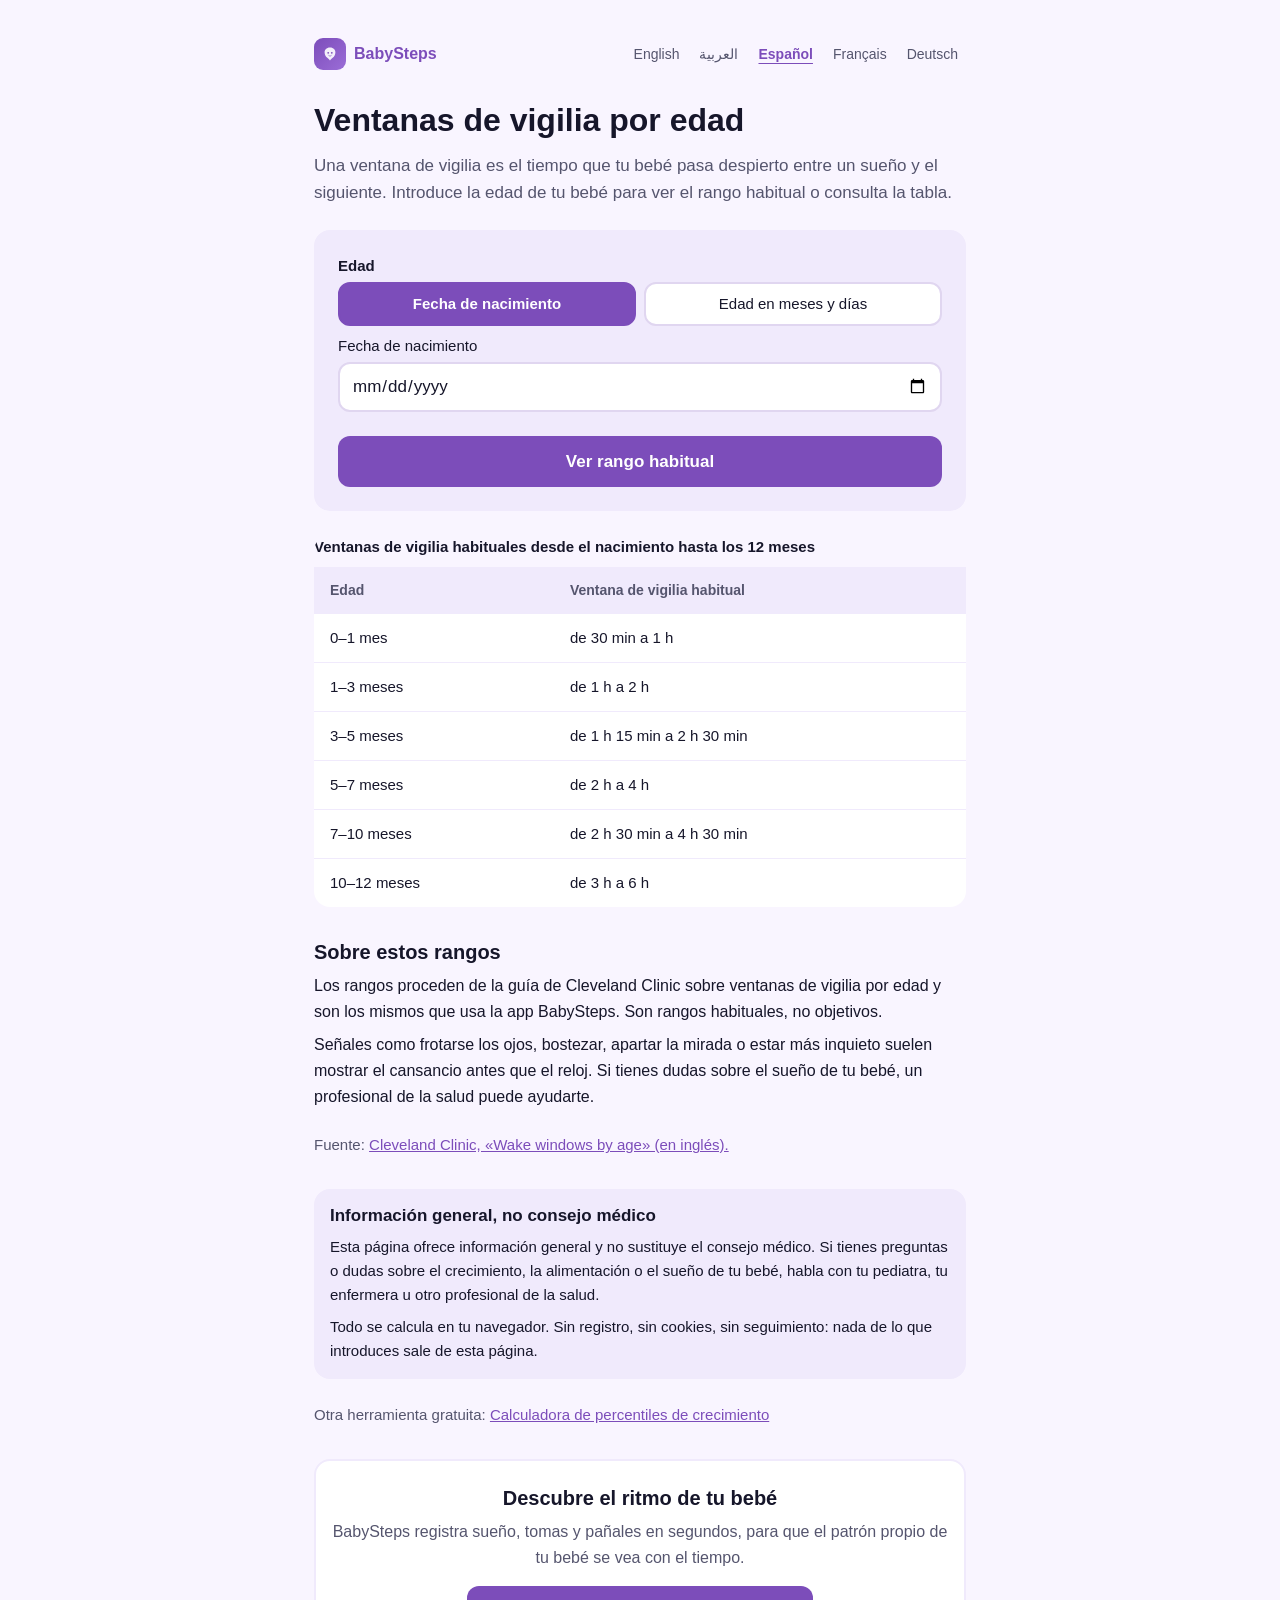
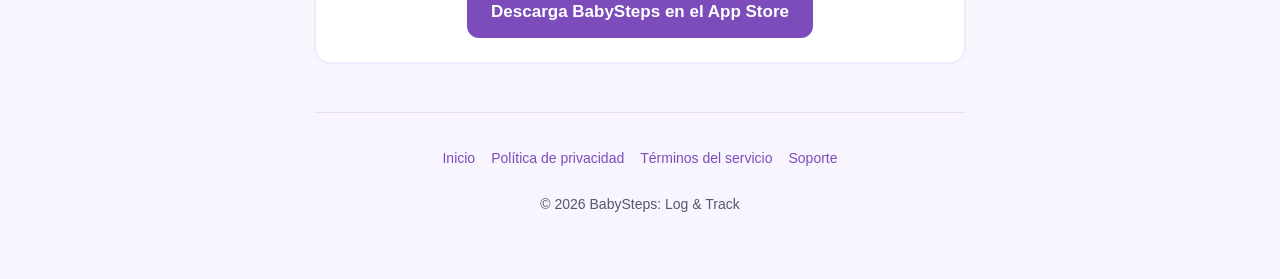
<file: es/tools/wake-windows/index.html>
<!DOCTYPE html>
<html lang="es" dir="ltr">
<head>
<meta charset="UTF-8">
<meta name="viewport" content="width=device-width, initial-scale=1.0">
<title>Ventanas de vigilia del bebé por edad (0–12 meses) | BabySteps</title>
<meta name="description" content="Rangos habituales de ventanas de vigilia para bebés desde recién nacidos hasta los 12 meses, con una consulta rápida según la edad de tu bebé. Gratis y privado, sin registro.">
<link rel="canonical" href="https://soloqdev.github.io/BabySteps-Log-Track/es/tools/wake-windows/">
<link rel="alternate" hreflang="en" href="https://soloqdev.github.io/BabySteps-Log-Track/tools/wake-windows/">
<link rel="alternate" hreflang="ar" href="https://soloqdev.github.io/BabySteps-Log-Track/ar/tools/wake-windows/">
<link rel="alternate" hreflang="es" href="https://soloqdev.github.io/BabySteps-Log-Track/es/tools/wake-windows/">
<link rel="alternate" hreflang="fr" href="https://soloqdev.github.io/BabySteps-Log-Track/fr/tools/wake-windows/">
<link rel="alternate" hreflang="de" href="https://soloqdev.github.io/BabySteps-Log-Track/de/tools/wake-windows/">
<link rel="alternate" hreflang="x-default" href="https://soloqdev.github.io/BabySteps-Log-Track/tools/wake-windows/">
<meta property="og:type" content="website">
<meta property="og:title" content="Ventanas de vigilia del bebé por edad (0–12 meses) | BabySteps">
<meta property="og:description" content="Rangos habituales de ventanas de vigilia para bebés desde recién nacidos hasta los 12 meses, con una consulta rápida según la edad de tu bebé. Gratis y privado, sin registro.">
<meta property="og:url" content="https://soloqdev.github.io/BabySteps-Log-Track/es/tools/wake-windows/">
<meta property="og:locale" content="es_ES">
<meta name="theme-color" content="#F9F5FF">
<link rel="stylesheet" href="../../../assets/tools.css">
<script type="application/ld+json">
{
 "@context": "https://schema.org",
 "@type": "WebApplication",
 "name": "Ventanas de vigilia por edad",
 "description": "Rangos habituales de ventanas de vigilia para bebés desde recién nacidos hasta los 12 meses, con una consulta rápida según la edad de tu bebé. Gratis y privado, sin registro.",
 "url": "https://soloqdev.github.io/BabySteps-Log-Track/es/tools/wake-windows/",
 "inLanguage": "es",
 "applicationCategory": "HealthApplication",
 "operatingSystem": "Any",
 "browserRequirements": "Requires JavaScript",
 "isAccessibleForFree": true,
 "offers": {
  "@type": "Offer",
  "price": "0",
  "priceCurrency": "USD"
 },
 "publisher": {
  "@type": "Organization",
  "name": "BabySteps: Log & Track",
  "url": "https://soloqdev.github.io/BabySteps-Log-Track/"
 },
 "isBasedOn": {
  "@type": "CreativeWork",
  "name": "Wake windows by age",
  "url": "https://health.clevelandclinic.org/wake-windows-by-age",
  "publisher": {
   "@type": "Organization",
   "name": "Cleveland Clinic"
  }
 }
}
</script>
</head>
<body>
<a class="skip-link" href="#main">Saltar al contenido principal</a>
<div class="page">
<header class="topbar">
<a class="brand" href="../../../index.html" aria-label="Inicio de BabySteps" lang="en" dir="ltr"><span class="brand-mark"><svg viewBox="0 0 60 60" fill="none" xmlns="http://www.w3.org/2000/svg" aria-hidden="true" focusable="false"><path d="M30 8C18 8 12 16 12 24C12 32 16 38 20 42C24 46 28 48 30 52C32 48 36 46 40 42C44 38 48 32 48 24C48 16 42 8 30 8Z" fill="white" fill-opacity="0.9"/><circle cx="24" cy="26" r="3" fill="#7C4DBA"/><circle cx="36" cy="26" r="3" fill="#7C4DBA"/><path d="M25 34C25 34 27 37 30 37C33 37 35 34 35 34" stroke="#7C4DBA" stroke-width="2" stroke-linecap="round"/></svg></span><span>Baby<span>Steps</span></span></a>
<nav class="langs" aria-label="Idioma">
<ul>
<li><a href="../../../tools/wake-windows/" hreflang="en" lang="en">English</a></li>
<li><a href="../../../ar/tools/wake-windows/" hreflang="ar" lang="ar">العربية</a></li>
<li><a href="../../../es/tools/wake-windows/" hreflang="es" lang="es" aria-current="page">Español</a></li>
<li><a href="../../../fr/tools/wake-windows/" hreflang="fr" lang="fr">Français</a></li>
<li><a href="../../../de/tools/wake-windows/" hreflang="de" lang="de">Deutsch</a></li>
</ul>
</nav>
</header>
<main id="main">
<h1>Ventanas de vigilia por edad</h1>
<p class="lede">Una ventana de vigilia es el tiempo que tu bebé pasa despierto entre un sueño y el siguiente. Introduce la edad de tu bebé para ver el rango habitual o consulta la tabla.</p>
<form id="wake-form" class="card" data-json="../../../data/wake-windows.json" novalidate>
<fieldset>
<legend>Edad</legend>
<div class="segmented">
<label><input type="radio" name="agemode" value="dob" checked><span>Fecha de nacimiento</span></label>
<label><input type="radio" name="agemode" value="age"><span>Edad en meses y días</span></label>
</div>
<div id="age-dates" class="row">
<div class="field">
<label for="dob">Fecha de nacimiento</label>
<div class="input-wrap"><input type="date" id="dob" name="dob"></div>
</div>
</div>
<div id="age-numbers" class="row two" hidden>
<div class="field">
<label for="age-months">Meses</label>
<div class="input-wrap"><input type="text" inputmode="numeric" autocomplete="off" id="age-months" name="age-months"></div>
</div>
<div class="field">
<label for="age-days">Días</label>
<div class="input-wrap"><input type="text" inputmode="numeric" autocomplete="off" id="age-days" name="age-days"></div>
</div>
</div>
</fieldset>
<button type="submit" class="button">Ver rango habitual</button>
</form>
<noscript><p class="errors" style="margin-top:16px">Esta herramienta necesita JavaScript para mostrar los resultados.</p></noscript>
<div id="errors" class="errors" tabindex="-1" hidden style="margin-top:16px"></div>
<div id="result" class="result" hidden style="margin-top:16px">
<p id="result-main" class="headline" tabindex="-1"></p>
<p id="result-note" class="muted"></p>
</div>
<div class="table-wrap">
<table>
<caption>Ventanas de vigilia habituales desde el nacimiento hasta los 12 meses</caption>
<thead><tr><th scope="col">Edad</th><th scope="col">Ventana de vigilia habitual</th></tr></thead>
<tbody id="wake-rows"><tr><td colspan="2">Cargando…</td></tr></tbody>
</table>
</div>
<section>
<h2>Sobre estos rangos</h2>
<p>Los rangos proceden de la guía de Cleveland Clinic sobre ventanas de vigilia por edad y son los mismos que usa la app BabySteps. Son rangos habituales, no objetivos.</p>
<p>Señales como frotarse los ojos, bostezar, apartar la mirada o estar más inquieto suelen mostrar el cansancio antes que el reloj. Si tienes dudas sobre el sueño de tu bebé, un profesional de la salud puede ayudarte.</p>
</section>
<p class="muted" style="margin-top:24px">Fuente: <a href="https://health.clevelandclinic.org/wake-windows-by-age" rel="noopener">Cleveland Clinic, «Wake windows by age» (en inglés).</a></p>
<aside class="note" aria-labelledby="disclaimer-title">
<h2 id="disclaimer-title">Información general, no consejo médico</h2>
<p>Esta página ofrece información general y no sustituye el consejo médico. Si tienes preguntas o dudas sobre el crecimiento, la alimentación o el sueño de tu bebé, habla con tu pediatra, tu enfermera u otro profesional de la salud.</p>
<p>Todo se calcula en tu navegador. Sin registro, sin cookies, sin seguimiento: nada de lo que introduces sale de esta página.</p>
</aside>
<p class="muted" style="margin-top:24px">Otra herramienta gratuita: <a href="../../../es/tools/growth-percentile/">Calculadora de percentiles de crecimiento</a></p>
<aside class="cta" aria-labelledby="cta-title">
<h2 id="cta-title">Descubre el ritmo de tu bebé</h2>
<p>BabySteps registra sueño, tomas y pañales en segundos, para que el patrón propio de tu bebé se vea con el tiempo.</p>
<a class="button" href="https://apps.apple.com/app/id6761369475?ct=webtools-wake&amp;mt=8">Descarga BabySteps en el App Store</a>
</aside>
</main>
<footer class="site-footer">
<nav aria-label="BabySteps">
<a href="../../../index.html">Inicio</a>
<a href="../../../privacy-policy.html" hreflang="en">Política de privacidad</a>
<a href="../../../terms-of-service.html" hreflang="en">Términos del servicio</a>
<a href="../../../support.html" hreflang="en">Soporte</a>
</nav>
<p lang="en" dir="ltr">&copy; 2026 BabySteps: Log &amp; Track</p>
</footer>
</div>
<script type="application/json" id="tool-strings">
{
 "result": "Con {age}, una ventana de vigilia habitual dura {range}.",
 "resultNote": "Muchos bebés se quedan en un extremo del rango, y algunos días son distintos. Las señales de sueño de tu bebé suelen orientar mejor que el reloj.",
 "toddler": "Esta tabla abarca los primeros 12 meses. A partir de ahí, el tiempo despierto varía más de un niño a otro, así que el ritmo propio de tu hijo es la mejor guía.",
 "errDob": "Introduce la fecha de nacimiento.",
 "errFuture": "La fecha de nacimiento es posterior a hoy.",
 "errAge": "Introduce la edad en meses y días enteros.",
 "youHere": "Edad de tu bebé",
 "range": "de {a} a {b}",
 "bandLabel": "{a}–{b} {unit}",
 "monthForms": {
  "one": "mes",
  "many": "meses",
  "other": "meses"
 },
 "locale": "es",
 "loadError": "No se pudieron cargar los datos de esta herramienta. Vuelve a cargar la página."
}
</script>
<script src="../../../assets/wake.js" defer></script>
</body>
</html>
</file>
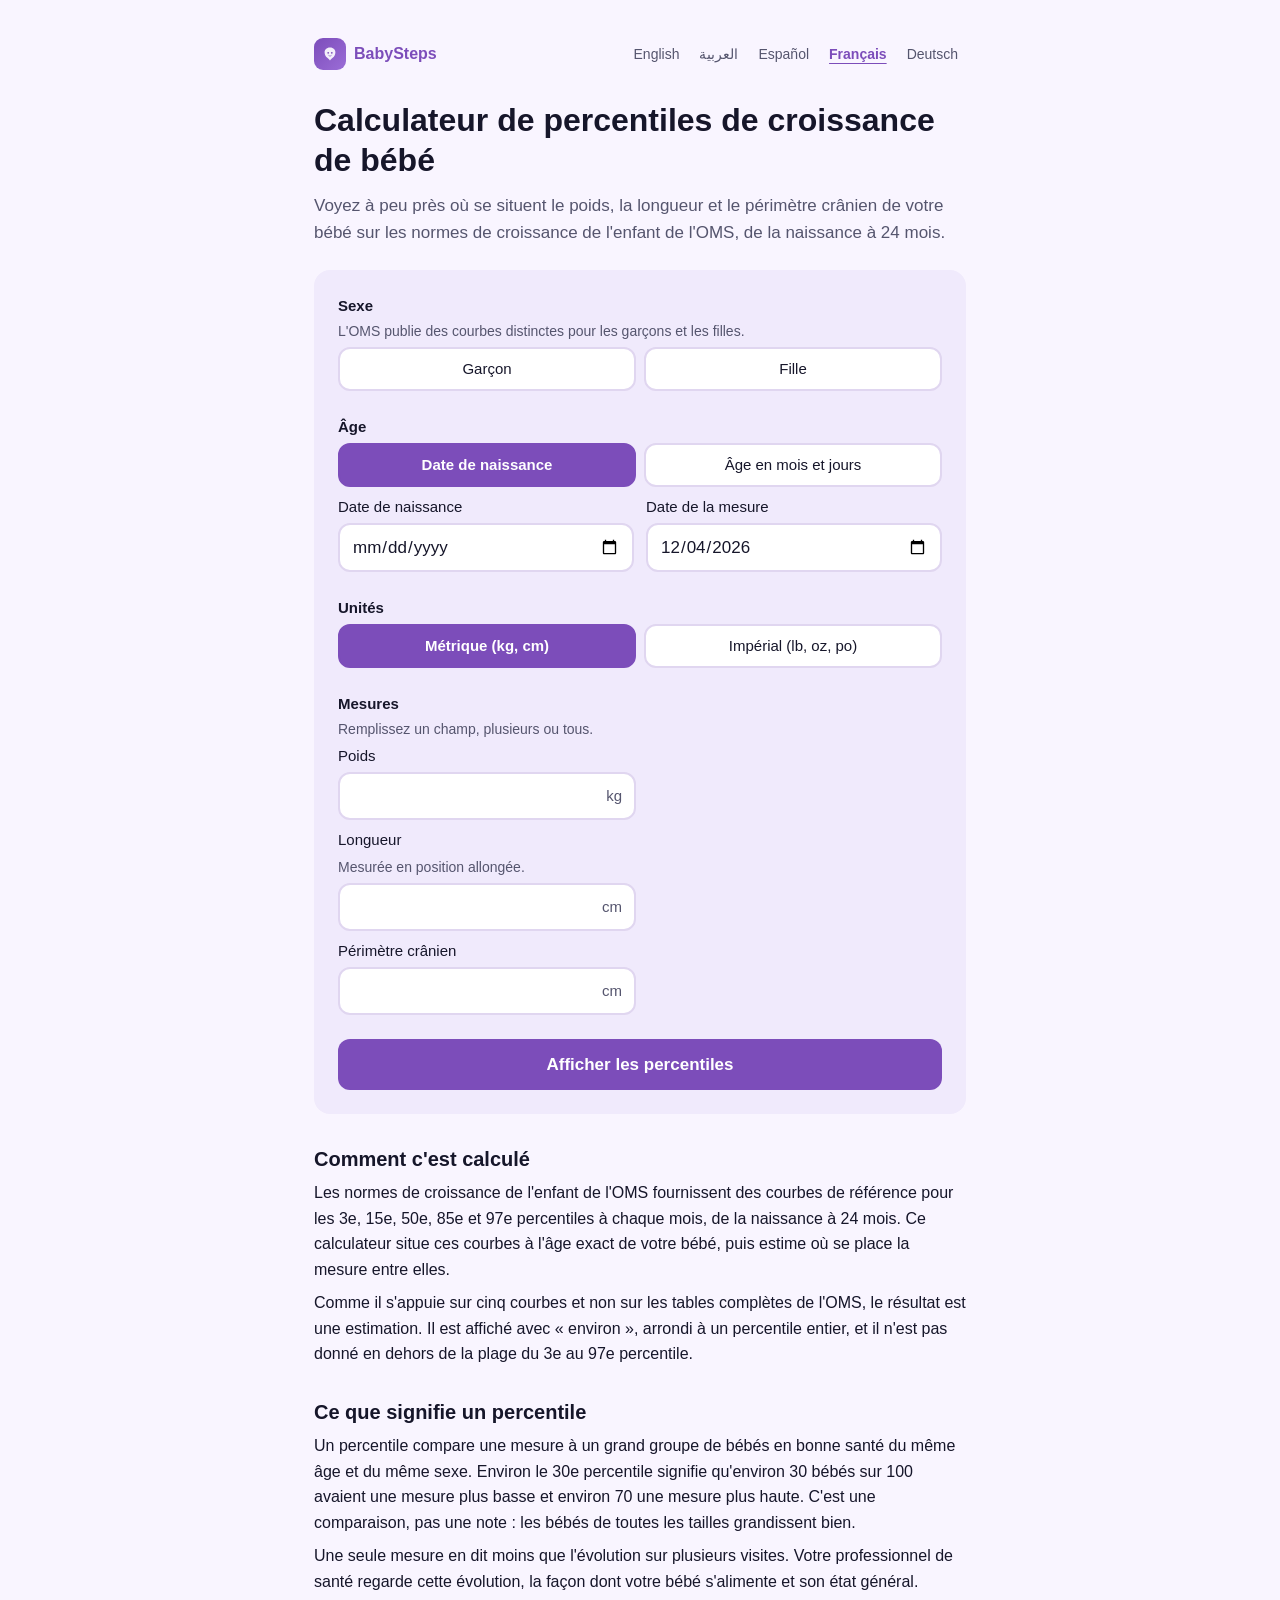
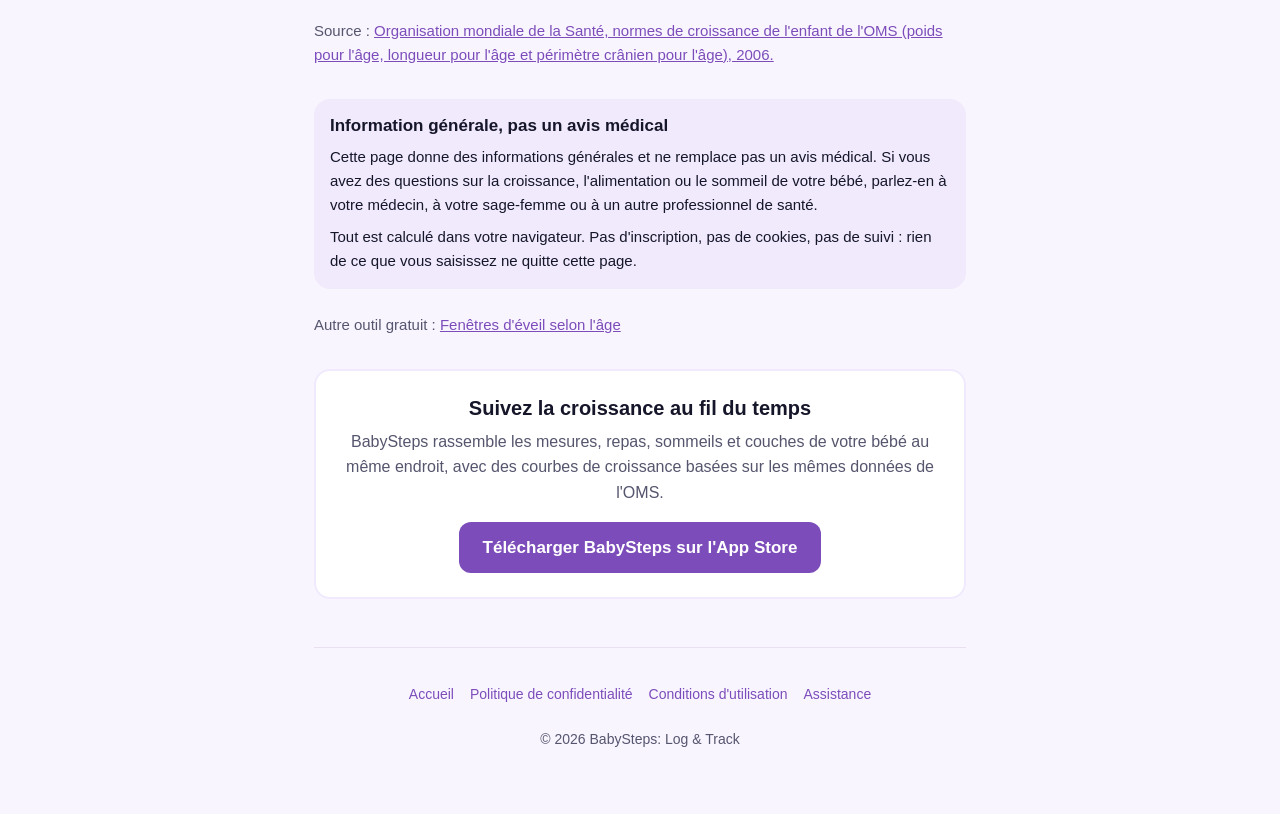
<file: fr/tools/growth-percentile/index.html>
<!DOCTYPE html>
<html lang="fr" dir="ltr">
<head>
<meta charset="UTF-8">
<meta name="viewport" content="width=device-width, initial-scale=1.0">
<title>Calculateur de percentiles de croissance de bébé (OMS, 0–24 mois) | BabySteps</title>
<meta name="description" content="Calculateur gratuit des percentiles de poids, de longueur et de périmètre crânien selon les normes de croissance de l&#x27;enfant de l&#x27;OMS, de la naissance à 24 mois. Confidentiel : tout se fait dans votre navigateur.">
<link rel="canonical" href="https://soloqdev.github.io/BabySteps-Log-Track/fr/tools/growth-percentile/">
<link rel="alternate" hreflang="en" href="https://soloqdev.github.io/BabySteps-Log-Track/tools/growth-percentile/">
<link rel="alternate" hreflang="ar" href="https://soloqdev.github.io/BabySteps-Log-Track/ar/tools/growth-percentile/">
<link rel="alternate" hreflang="es" href="https://soloqdev.github.io/BabySteps-Log-Track/es/tools/growth-percentile/">
<link rel="alternate" hreflang="fr" href="https://soloqdev.github.io/BabySteps-Log-Track/fr/tools/growth-percentile/">
<link rel="alternate" hreflang="de" href="https://soloqdev.github.io/BabySteps-Log-Track/de/tools/growth-percentile/">
<link rel="alternate" hreflang="x-default" href="https://soloqdev.github.io/BabySteps-Log-Track/tools/growth-percentile/">
<meta property="og:type" content="website">
<meta property="og:title" content="Calculateur de percentiles de croissance de bébé (OMS, 0–24 mois) | BabySteps">
<meta property="og:description" content="Calculateur gratuit des percentiles de poids, de longueur et de périmètre crânien selon les normes de croissance de l&#x27;enfant de l&#x27;OMS, de la naissance à 24 mois. Confidentiel : tout se fait dans votre navigateur.">
<meta property="og:url" content="https://soloqdev.github.io/BabySteps-Log-Track/fr/tools/growth-percentile/">
<meta property="og:locale" content="fr_FR">
<meta name="theme-color" content="#F9F5FF">
<link rel="stylesheet" href="../../../assets/tools.css">
<script type="application/ld+json">
{
 "@context": "https://schema.org",
 "@type": "WebApplication",
 "name": "Calculateur de percentiles de croissance de bébé",
 "description": "Calculateur gratuit des percentiles de poids, de longueur et de périmètre crânien selon les normes de croissance de l'enfant de l'OMS, de la naissance à 24 mois. Confidentiel : tout se fait dans votre navigateur.",
 "url": "https://soloqdev.github.io/BabySteps-Log-Track/fr/tools/growth-percentile/",
 "inLanguage": "fr",
 "applicationCategory": "HealthApplication",
 "operatingSystem": "Any",
 "browserRequirements": "Requires JavaScript",
 "isAccessibleForFree": true,
 "offers": {
  "@type": "Offer",
  "price": "0",
  "priceCurrency": "USD"
 },
 "publisher": {
  "@type": "Organization",
  "name": "BabySteps: Log & Track",
  "url": "https://soloqdev.github.io/BabySteps-Log-Track/"
 },
 "isBasedOn": {
  "@type": "CreativeWork",
  "name": "WHO Child Growth Standards",
  "url": "https://www.who.int/tools/child-growth-standards",
  "publisher": {
   "@type": "Organization",
   "name": "World Health Organization"
  }
 }
}
</script>
</head>
<body>
<a class="skip-link" href="#main">Aller au contenu principal</a>
<div class="page">
<header class="topbar">
<a class="brand" href="../../../index.html" aria-label="Accueil BabySteps" lang="en" dir="ltr"><span class="brand-mark"><svg viewBox="0 0 60 60" fill="none" xmlns="http://www.w3.org/2000/svg" aria-hidden="true" focusable="false"><path d="M30 8C18 8 12 16 12 24C12 32 16 38 20 42C24 46 28 48 30 52C32 48 36 46 40 42C44 38 48 32 48 24C48 16 42 8 30 8Z" fill="white" fill-opacity="0.9"/><circle cx="24" cy="26" r="3" fill="#7C4DBA"/><circle cx="36" cy="26" r="3" fill="#7C4DBA"/><path d="M25 34C25 34 27 37 30 37C33 37 35 34 35 34" stroke="#7C4DBA" stroke-width="2" stroke-linecap="round"/></svg></span><span>Baby<span>Steps</span></span></a>
<nav class="langs" aria-label="Langue">
<ul>
<li><a href="../../../tools/growth-percentile/" hreflang="en" lang="en">English</a></li>
<li><a href="../../../ar/tools/growth-percentile/" hreflang="ar" lang="ar">العربية</a></li>
<li><a href="../../../es/tools/growth-percentile/" hreflang="es" lang="es">Español</a></li>
<li><a href="../../../fr/tools/growth-percentile/" hreflang="fr" lang="fr" aria-current="page">Français</a></li>
<li><a href="../../../de/tools/growth-percentile/" hreflang="de" lang="de">Deutsch</a></li>
</ul>
</nav>
</header>
<main id="main">
<h1>Calculateur de percentiles de croissance de bébé</h1>
<p class="lede">Voyez à peu près où se situent le poids, la longueur et le périmètre crânien de votre bébé sur les normes de croissance de l&#x27;enfant de l&#x27;OMS, de la naissance à 24 mois.</p>
<form id="growth-form" class="card" data-json="../../../data/who-growth.json" novalidate>
<fieldset>
<legend>Sexe <span class="hint">L&#x27;OMS publie des courbes distinctes pour les garçons et les filles.</span></legend>
<div class="segmented">
<label><input type="radio" name="sex" value="male"><span>Garçon</span></label>
<label><input type="radio" name="sex" value="female"><span>Fille</span></label>
</div>
</fieldset>
<fieldset>
<legend>Âge</legend>
<div class="segmented">
<label><input type="radio" name="agemode" value="dob" checked><span>Date de naissance</span></label>
<label><input type="radio" name="agemode" value="age"><span>Âge en mois et jours</span></label>
</div>
<div id="age-dates" class="row two">
<div class="field">
<label for="dob">Date de naissance</label>
<div class="input-wrap"><input type="date" id="dob" name="dob"></div>
</div>
<div class="field">
<label for="measured">Date de la mesure</label>
<div class="input-wrap"><input type="date" id="measured" name="measured"></div>
</div>
</div>
<div id="age-numbers" class="row two" hidden>
<div class="field">
<label for="age-months">Mois</label>
<div class="input-wrap"><input type="text" inputmode="numeric" autocomplete="off" id="age-months" name="age-months"></div>
</div>
<div class="field">
<label for="age-days">Jours</label>
<div class="input-wrap"><input type="text" inputmode="numeric" autocomplete="off" id="age-days" name="age-days"></div>
</div>
</div>
</fieldset>
<fieldset>
<legend>Unités</legend>
<div class="segmented">
<label><input type="radio" name="units" value="metric" checked><span>Métrique (kg, cm)</span></label>
<label><input type="radio" name="units" value="imperial"><span>Impérial (lb, oz, po)</span></label>
</div>
</fieldset>
<fieldset>
<legend>Mesures <span class="hint">Remplissez un champ, plusieurs ou tous.</span></legend>
<div class="field">
<label for="m-weight">Poids</label>

<div class="pair">
<div class="input-wrap"><input type="text" inputmode="decimal" autocomplete="off" id="m-weight" name="m-weight"><span class="unit" data-metric="kg" data-imperial="lb">kg</span></div>
<div class="input-wrap imperial-only" hidden><label class="visually-hidden" for="m-weight-oz">Onces</label><input type="text" inputmode="decimal" autocomplete="off" id="m-weight-oz" name="m-weight-oz"><span class="unit" aria-hidden="true">oz</span></div></div>
</div>
<div class="field">
<label for="m-length">Longueur</label>
<span class="hint" id="length-hint">Mesurée en position allongée.</span>
<div class="pair">
<div class="input-wrap"><input type="text" inputmode="decimal" autocomplete="off" id="m-length" name="m-length" aria-describedby="length-hint"><span class="unit" data-metric="cm" data-imperial="po">cm</span></div>
</div>
</div>
<div class="field">
<label for="m-head">Périmètre crânien</label>

<div class="pair">
<div class="input-wrap"><input type="text" inputmode="decimal" autocomplete="off" id="m-head" name="m-head"><span class="unit" data-metric="cm" data-imperial="po">cm</span></div>
</div>
</div>
</fieldset>
<button type="submit" class="button">Afficher les percentiles</button>
</form>
<noscript><p class="errors" style="margin-top:16px">Cet outil a besoin de JavaScript pour afficher les résultats.</p></noscript>
<div id="errors" class="errors" tabindex="-1" hidden style="margin-top:16px"></div>
<section id="results" aria-labelledby="results-heading" hidden>
<h2 id="results-heading" tabindex="-1">Résultats</h2>
<p id="result-age" class="muted" style="margin-bottom:16px"></p>
<div id="result-list" class="results"></div>
</section>
<section>
<h2>Comment c&#x27;est calculé</h2>
<p>Les normes de croissance de l&#x27;enfant de l&#x27;OMS fournissent des courbes de référence pour les 3e, 15e, 50e, 85e et 97e percentiles à chaque mois, de la naissance à 24 mois. Ce calculateur situe ces courbes à l&#x27;âge exact de votre bébé, puis estime où se place la mesure entre elles.</p>
<p>Comme il s&#x27;appuie sur cinq courbes et non sur les tables complètes de l&#x27;OMS, le résultat est une estimation. Il est affiché avec « environ », arrondi à un percentile entier, et il n&#x27;est pas donné en dehors de la plage du 3e au 97e percentile.</p>
</section>
<section>
<h2>Ce que signifie un percentile</h2>
<p>Un percentile compare une mesure à un grand groupe de bébés en bonne santé du même âge et du même sexe. Environ le 30e percentile signifie qu&#x27;environ 30 bébés sur 100 avaient une mesure plus basse et environ 70 une mesure plus haute. C&#x27;est une comparaison, pas une note : les bébés de toutes les tailles grandissent bien.</p>
<p>Une seule mesure en dit moins que l&#x27;évolution sur plusieurs visites. Votre professionnel de santé regarde cette évolution, la façon dont votre bébé s&#x27;alimente et son état général.</p>
</section>
<p class="muted" style="margin-top:24px">Source : <a href="https://www.who.int/tools/child-growth-standards" rel="noopener">Organisation mondiale de la Santé, normes de croissance de l&#x27;enfant de l&#x27;OMS (poids pour l&#x27;âge, longueur pour l&#x27;âge et périmètre crânien pour l&#x27;âge), 2006.</a></p>
<aside class="note" aria-labelledby="disclaimer-title">
<h2 id="disclaimer-title">Information générale, pas un avis médical</h2>
<p>Cette page donne des informations générales et ne remplace pas un avis médical. Si vous avez des questions sur la croissance, l&#x27;alimentation ou le sommeil de votre bébé, parlez-en à votre médecin, à votre sage-femme ou à un autre professionnel de santé.</p>
<p>Tout est calculé dans votre navigateur. Pas d&#x27;inscription, pas de cookies, pas de suivi : rien de ce que vous saisissez ne quitte cette page.</p>
</aside>
<p class="muted" style="margin-top:24px">Autre outil gratuit : <a href="../../../fr/tools/wake-windows/">Fenêtres d&#x27;éveil selon l&#x27;âge</a></p>
<aside class="cta" aria-labelledby="cta-title">
<h2 id="cta-title">Suivez la croissance au fil du temps</h2>
<p>BabySteps rassemble les mesures, repas, sommeils et couches de votre bébé au même endroit, avec des courbes de croissance basées sur les mêmes données de l&#x27;OMS.</p>
<a class="button" href="https://apps.apple.com/app/id6761369475?ct=webtools-growth&amp;mt=8">Télécharger BabySteps sur l&#x27;App Store</a>
</aside>
</main>
<footer class="site-footer">
<nav aria-label="BabySteps">
<a href="../../../index.html">Accueil</a>
<a href="../../../privacy-policy.html" hreflang="en">Politique de confidentialité</a>
<a href="../../../terms-of-service.html" hreflang="en">Conditions d&#x27;utilisation</a>
<a href="../../../support.html" hreflang="en">Assistance</a>
</nav>
<p lang="en" dir="ltr">&copy; 2026 BabySteps: Log &amp; Track</p>
</footer>
</div>
<script type="application/json" id="tool-strings">
{
 "pAbout": "Environ au {p} percentile",
 "explain": "Sur la courbe de l'OMS, environ {n} bébés sur 100 du même âge et du même sexe ont une mesure plus basse.",
 "below": "Sous la courbe du {p} percentile, qui correspond à {v} à cet âge.",
 "above": "Au-dessus de la courbe du {p} percentile, qui correspond à {v} à cet âge.",
 "outsideNote": "Ce calculateur ne fait pas d'estimation au-delà de ces courbes. Un professionnel de santé peut replacer la mesure dans son contexte.",
 "range": "Plage habituelle à cet âge (du 3e au 97e percentile) : de {lo} à {hi}. Valeur médiane (50e percentile) : {mid}.",
 "age": "Âge à la mesure : {age}",
 "errSex": "Choisissez garçon ou fille.",
 "errDob": "Saisissez la date de naissance et la date de la mesure.",
 "errOrder": "La date de la mesure est antérieure à la date de naissance.",
 "errAge": "Saisissez l'âge en mois et en jours entiers.",
 "errNone": "Saisissez au moins une mesure.",
 "errNumber": "{field} : saisissez un nombre, par exemple {example}.",
 "errPlausible": "{field} : {v} semble en dehors de ce que couvre la courbe de l'OMS. Vérifiez le nombre et l'unité.",
 "outOfRange": "Ce calculateur couvre la période de la naissance à 24 mois. L'âge saisi ({age}) est en dehors de cette période.",
 "locale": "fr",
 "ordinal": "e",
 "loadError": "Les données de cet outil n'ont pas pu être chargées. Rechargez la page.",
 "units": {
  "kilogram": "kg",
  "pound": "lb",
  "ounce": "oz",
  "centimeter": "cm",
  "inch": "po"
 },
 "labels": {
  "weight": "Poids",
  "length": "Longueur",
  "head": "Périmètre crânien"
 }
}
</script>
<script src="../../../assets/growth.js" defer></script>
</body>
</html>
</file>
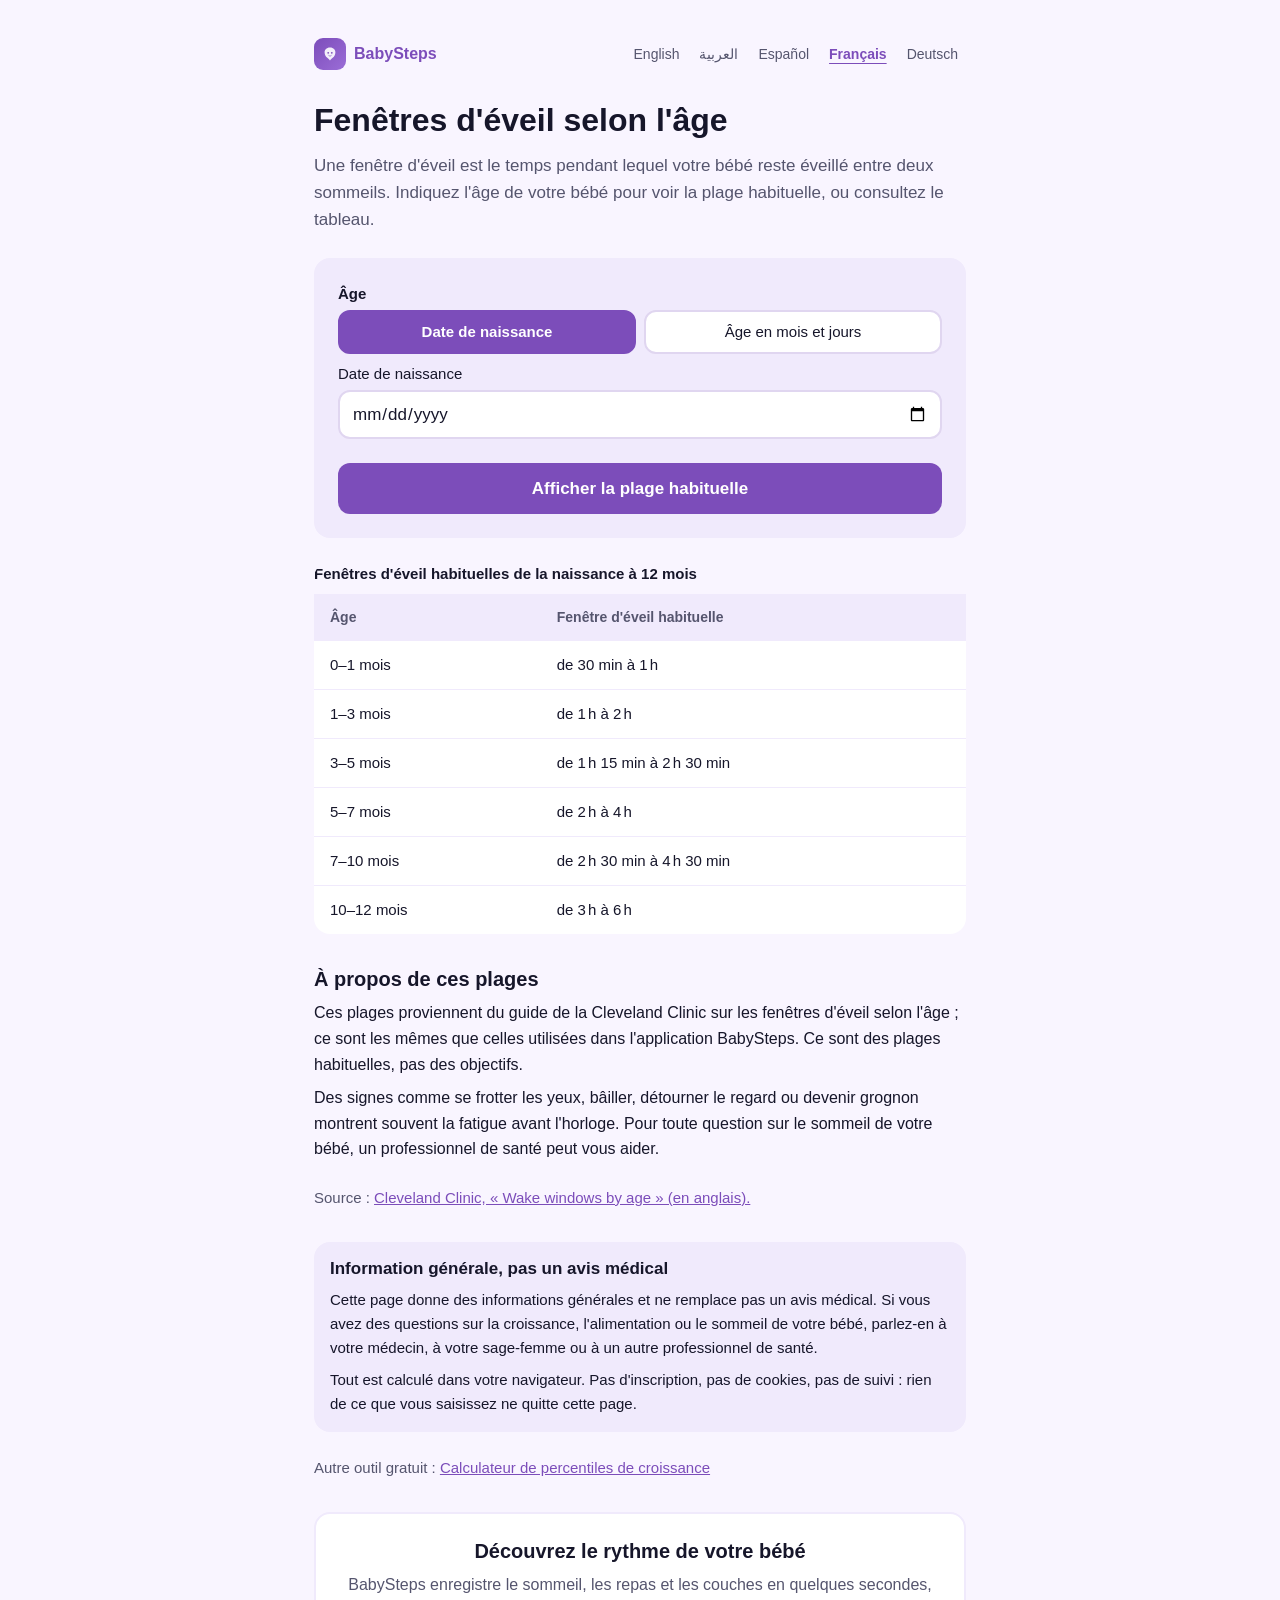
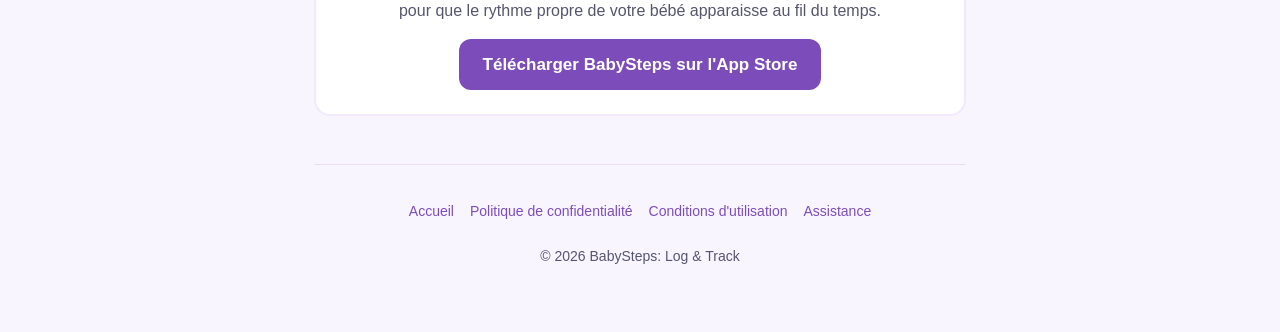
<file: fr/tools/wake-windows/index.html>
<!DOCTYPE html>
<html lang="fr" dir="ltr">
<head>
<meta charset="UTF-8">
<meta name="viewport" content="width=device-width, initial-scale=1.0">
<title>Fenêtres d&#x27;éveil de bébé selon l&#x27;âge (0–12 mois) | BabySteps</title>
<meta name="description" content="Plages habituelles des fenêtres d&#x27;éveil des bébés, de la naissance à 12 mois, avec une recherche rapide selon l&#x27;âge de votre bébé. Gratuit et confidentiel, sans inscription.">
<link rel="canonical" href="https://soloqdev.github.io/BabySteps-Log-Track/fr/tools/wake-windows/">
<link rel="alternate" hreflang="en" href="https://soloqdev.github.io/BabySteps-Log-Track/tools/wake-windows/">
<link rel="alternate" hreflang="ar" href="https://soloqdev.github.io/BabySteps-Log-Track/ar/tools/wake-windows/">
<link rel="alternate" hreflang="es" href="https://soloqdev.github.io/BabySteps-Log-Track/es/tools/wake-windows/">
<link rel="alternate" hreflang="fr" href="https://soloqdev.github.io/BabySteps-Log-Track/fr/tools/wake-windows/">
<link rel="alternate" hreflang="de" href="https://soloqdev.github.io/BabySteps-Log-Track/de/tools/wake-windows/">
<link rel="alternate" hreflang="x-default" href="https://soloqdev.github.io/BabySteps-Log-Track/tools/wake-windows/">
<meta property="og:type" content="website">
<meta property="og:title" content="Fenêtres d&#x27;éveil de bébé selon l&#x27;âge (0–12 mois) | BabySteps">
<meta property="og:description" content="Plages habituelles des fenêtres d&#x27;éveil des bébés, de la naissance à 12 mois, avec une recherche rapide selon l&#x27;âge de votre bébé. Gratuit et confidentiel, sans inscription.">
<meta property="og:url" content="https://soloqdev.github.io/BabySteps-Log-Track/fr/tools/wake-windows/">
<meta property="og:locale" content="fr_FR">
<meta name="theme-color" content="#F9F5FF">
<link rel="stylesheet" href="../../../assets/tools.css">
<script type="application/ld+json">
{
 "@context": "https://schema.org",
 "@type": "WebApplication",
 "name": "Fenêtres d'éveil selon l'âge",
 "description": "Plages habituelles des fenêtres d'éveil des bébés, de la naissance à 12 mois, avec une recherche rapide selon l'âge de votre bébé. Gratuit et confidentiel, sans inscription.",
 "url": "https://soloqdev.github.io/BabySteps-Log-Track/fr/tools/wake-windows/",
 "inLanguage": "fr",
 "applicationCategory": "HealthApplication",
 "operatingSystem": "Any",
 "browserRequirements": "Requires JavaScript",
 "isAccessibleForFree": true,
 "offers": {
  "@type": "Offer",
  "price": "0",
  "priceCurrency": "USD"
 },
 "publisher": {
  "@type": "Organization",
  "name": "BabySteps: Log & Track",
  "url": "https://soloqdev.github.io/BabySteps-Log-Track/"
 },
 "isBasedOn": {
  "@type": "CreativeWork",
  "name": "Wake windows by age",
  "url": "https://health.clevelandclinic.org/wake-windows-by-age",
  "publisher": {
   "@type": "Organization",
   "name": "Cleveland Clinic"
  }
 }
}
</script>
</head>
<body>
<a class="skip-link" href="#main">Aller au contenu principal</a>
<div class="page">
<header class="topbar">
<a class="brand" href="../../../index.html" aria-label="Accueil BabySteps" lang="en" dir="ltr"><span class="brand-mark"><svg viewBox="0 0 60 60" fill="none" xmlns="http://www.w3.org/2000/svg" aria-hidden="true" focusable="false"><path d="M30 8C18 8 12 16 12 24C12 32 16 38 20 42C24 46 28 48 30 52C32 48 36 46 40 42C44 38 48 32 48 24C48 16 42 8 30 8Z" fill="white" fill-opacity="0.9"/><circle cx="24" cy="26" r="3" fill="#7C4DBA"/><circle cx="36" cy="26" r="3" fill="#7C4DBA"/><path d="M25 34C25 34 27 37 30 37C33 37 35 34 35 34" stroke="#7C4DBA" stroke-width="2" stroke-linecap="round"/></svg></span><span>Baby<span>Steps</span></span></a>
<nav class="langs" aria-label="Langue">
<ul>
<li><a href="../../../tools/wake-windows/" hreflang="en" lang="en">English</a></li>
<li><a href="../../../ar/tools/wake-windows/" hreflang="ar" lang="ar">العربية</a></li>
<li><a href="../../../es/tools/wake-windows/" hreflang="es" lang="es">Español</a></li>
<li><a href="../../../fr/tools/wake-windows/" hreflang="fr" lang="fr" aria-current="page">Français</a></li>
<li><a href="../../../de/tools/wake-windows/" hreflang="de" lang="de">Deutsch</a></li>
</ul>
</nav>
</header>
<main id="main">
<h1>Fenêtres d&#x27;éveil selon l&#x27;âge</h1>
<p class="lede">Une fenêtre d&#x27;éveil est le temps pendant lequel votre bébé reste éveillé entre deux sommeils. Indiquez l&#x27;âge de votre bébé pour voir la plage habituelle, ou consultez le tableau.</p>
<form id="wake-form" class="card" data-json="../../../data/wake-windows.json" novalidate>
<fieldset>
<legend>Âge</legend>
<div class="segmented">
<label><input type="radio" name="agemode" value="dob" checked><span>Date de naissance</span></label>
<label><input type="radio" name="agemode" value="age"><span>Âge en mois et jours</span></label>
</div>
<div id="age-dates" class="row">
<div class="field">
<label for="dob">Date de naissance</label>
<div class="input-wrap"><input type="date" id="dob" name="dob"></div>
</div>
</div>
<div id="age-numbers" class="row two" hidden>
<div class="field">
<label for="age-months">Mois</label>
<div class="input-wrap"><input type="text" inputmode="numeric" autocomplete="off" id="age-months" name="age-months"></div>
</div>
<div class="field">
<label for="age-days">Jours</label>
<div class="input-wrap"><input type="text" inputmode="numeric" autocomplete="off" id="age-days" name="age-days"></div>
</div>
</div>
</fieldset>
<button type="submit" class="button">Afficher la plage habituelle</button>
</form>
<noscript><p class="errors" style="margin-top:16px">Cet outil a besoin de JavaScript pour afficher les résultats.</p></noscript>
<div id="errors" class="errors" tabindex="-1" hidden style="margin-top:16px"></div>
<div id="result" class="result" hidden style="margin-top:16px">
<p id="result-main" class="headline" tabindex="-1"></p>
<p id="result-note" class="muted"></p>
</div>
<div class="table-wrap">
<table>
<caption>Fenêtres d&#x27;éveil habituelles de la naissance à 12 mois</caption>
<thead><tr><th scope="col">Âge</th><th scope="col">Fenêtre d&#x27;éveil habituelle</th></tr></thead>
<tbody id="wake-rows"><tr><td colspan="2">Chargement…</td></tr></tbody>
</table>
</div>
<section>
<h2>À propos de ces plages</h2>
<p>Ces plages proviennent du guide de la Cleveland Clinic sur les fenêtres d&#x27;éveil selon l&#x27;âge ; ce sont les mêmes que celles utilisées dans l&#x27;application BabySteps. Ce sont des plages habituelles, pas des objectifs.</p>
<p>Des signes comme se frotter les yeux, bâiller, détourner le regard ou devenir grognon montrent souvent la fatigue avant l&#x27;horloge. Pour toute question sur le sommeil de votre bébé, un professionnel de santé peut vous aider.</p>
</section>
<p class="muted" style="margin-top:24px">Source : <a href="https://health.clevelandclinic.org/wake-windows-by-age" rel="noopener">Cleveland Clinic, « Wake windows by age » (en anglais).</a></p>
<aside class="note" aria-labelledby="disclaimer-title">
<h2 id="disclaimer-title">Information générale, pas un avis médical</h2>
<p>Cette page donne des informations générales et ne remplace pas un avis médical. Si vous avez des questions sur la croissance, l&#x27;alimentation ou le sommeil de votre bébé, parlez-en à votre médecin, à votre sage-femme ou à un autre professionnel de santé.</p>
<p>Tout est calculé dans votre navigateur. Pas d&#x27;inscription, pas de cookies, pas de suivi : rien de ce que vous saisissez ne quitte cette page.</p>
</aside>
<p class="muted" style="margin-top:24px">Autre outil gratuit : <a href="../../../fr/tools/growth-percentile/">Calculateur de percentiles de croissance</a></p>
<aside class="cta" aria-labelledby="cta-title">
<h2 id="cta-title">Découvrez le rythme de votre bébé</h2>
<p>BabySteps enregistre le sommeil, les repas et les couches en quelques secondes, pour que le rythme propre de votre bébé apparaisse au fil du temps.</p>
<a class="button" href="https://apps.apple.com/app/id6761369475?ct=webtools-wake&amp;mt=8">Télécharger BabySteps sur l&#x27;App Store</a>
</aside>
</main>
<footer class="site-footer">
<nav aria-label="BabySteps">
<a href="../../../index.html">Accueil</a>
<a href="../../../privacy-policy.html" hreflang="en">Politique de confidentialité</a>
<a href="../../../terms-of-service.html" hreflang="en">Conditions d&#x27;utilisation</a>
<a href="../../../support.html" hreflang="en">Assistance</a>
</nav>
<p lang="en" dir="ltr">&copy; 2026 BabySteps: Log &amp; Track</p>
</footer>
</div>
<script type="application/json" id="tool-strings">
{
 "result": "À {age}, une fenêtre d'éveil habituelle dure {range}.",
 "resultNote": "Beaucoup de bébés se situent à une extrémité de la plage, et certains jours sont différents. Les signes de fatigue de votre bébé sont souvent un meilleur repère que l'horloge.",
 "toddler": "Ce tableau couvre les 12 premiers mois. Ensuite, le temps d'éveil varie davantage d'un enfant à l'autre : le rythme propre de votre enfant reste le meilleur repère.",
 "errDob": "Saisissez la date de naissance.",
 "errFuture": "La date de naissance est dans le futur.",
 "errAge": "Saisissez l'âge en mois et en jours entiers.",
 "youHere": "Âge de votre bébé",
 "range": "de {a} à {b}",
 "bandLabel": "{a}–{b} {unit}",
 "monthForms": {
  "one": "mois",
  "many": "mois",
  "other": "mois"
 },
 "locale": "fr",
 "loadError": "Les données de cet outil n'ont pas pu être chargées. Rechargez la page."
}
</script>
<script src="../../../assets/wake.js" defer></script>
</body>
</html>
</file>
<file: assets/tools.css>
/* Shared styles for the free BabySteps web tools. Colours and type match index.html. */
:root {
  --lavender: #7C4DBA;
  --lavender-dark: #5E3896;
  --bg: #F9F5FF;
  --card: #F0EAFC;
  --text: #16162A;
  --text-2: #55556E;
  --line: #E0D6F0;
  --white: #FFFFFF;
}
* { margin: 0; padding: 0; box-sizing: border-box; }
html { -webkit-text-size-adjust: 100%; }
body {
  font-family: -apple-system, BlinkMacSystemFont, 'Segoe UI', Roboto, Helvetica, Arial, sans-serif;
  background-color: var(--bg);
  color: var(--text);
  line-height: 1.6;
  -webkit-font-smoothing: antialiased;
}
[lang="ar"] body { font-family: -apple-system, BlinkMacSystemFont, 'Segoe UI', Tahoma, 'Noto Naskh Arabic', 'Geeza Pro', Arial, sans-serif; }
a { color: var(--lavender); }
a:hover { color: var(--lavender-dark); }
:focus-visible { outline: 3px solid var(--lavender); outline-offset: 2px; border-radius: 4px; }
.visually-hidden {
  position: absolute !important; width: 1px; height: 1px; padding: 0; margin: -1px;
  overflow: hidden; clip: rect(0, 0, 0, 0); white-space: nowrap; border: 0;
}
.skip-link { position: absolute; inset-inline-start: 16px; top: -48px; background: var(--white); padding: 8px 12px; border-radius: 8px; z-index: 10; }
.skip-link:focus { top: 8px; }

.page { max-width: 700px; margin: 0 auto; padding: 16px 16px 48px; }
.topbar { display: flex; flex-wrap: wrap; align-items: center; justify-content: space-between; gap: 8px 16px; padding: 8px 0 24px; }
.brand { display: inline-flex; align-items: center; gap: 8px; font-weight: 700; color: var(--text); text-decoration: none; min-height: 44px; }
.brand-mark { width: 32px; height: 32px; border-radius: 9px; background: linear-gradient(135deg, #7C4DBA, #9B6DD7); display: inline-flex; align-items: center; justify-content: center; }
.brand-mark svg { width: 18px; height: 18px; }
.brand span { color: var(--lavender); }
.langs ul { list-style: none; display: flex; flex-wrap: wrap; gap: 4px; }
.langs a { display: inline-flex; align-items: center; min-height: 44px; padding: 0 8px; font-size: 14px; text-decoration: none; color: var(--text-2); border-radius: 8px; }
.langs a:hover { color: var(--lavender); }
.langs a[aria-current="page"] { color: var(--lavender); font-weight: 600; text-decoration: underline; text-underline-offset: 4px; }

h1 { font-size: 28px; line-height: 1.25; font-weight: 700; margin-bottom: 12px; }
h2 { font-size: 20px; line-height: 1.3; margin-bottom: 8px; }
h3 { font-size: 17px; line-height: 1.3; margin-bottom: 4px; }
.lede { font-size: 17px; color: var(--text-2); margin-bottom: 24px; }
p + p { margin-top: 8px; }
section { margin-top: 32px; }
.muted { color: var(--text-2); font-size: 15px; }

.card { background: var(--card); border-radius: 16px; padding: 16px; }
form.card { display: grid; gap: 24px; }
fieldset { border: 0; display: grid; gap: 8px; min-width: 0; }
legend, .label { font-weight: 600; font-size: 15px; margin-bottom: 4px; padding: 0; }
.hint { font-size: 14px; color: var(--text-2); font-weight: 400; }

.segmented { display: flex; flex-wrap: wrap; gap: 8px; }
.segmented label { flex: 1 1 120px; position: relative; }
.segmented input { position: absolute; opacity: 0; inset: 0; width: 100%; height: 100%; margin: 0; cursor: pointer; }
.segmented span { display: flex; align-items: center; justify-content: center; text-align: center; min-height: 44px; padding: 8px 12px; border-radius: 12px; background: var(--white); border: 2px solid var(--line); font-size: 15px; }
.segmented input:checked + span { border-color: var(--lavender); background: var(--lavender); color: var(--white); font-weight: 600; }
.segmented input:focus-visible + span { outline: 3px solid var(--lavender); outline-offset: 2px; }

.row { display: grid; grid-template-columns: 1fr; gap: 12px; }
@media (min-width: 480px) { .row.two { grid-template-columns: 1fr 1fr; } }
.field { display: grid; gap: 4px; }
.field label { font-size: 15px; font-weight: 500; }
.input-wrap { display: flex; align-items: center; background: var(--white); border: 2px solid var(--line); border-radius: 12px; }
.input-wrap:focus-within { border-color: var(--lavender); }
.input-wrap input { flex: 1; min-width: 0; border: 0; background: transparent; font: inherit; font-size: 17px; color: var(--text); padding: 8px 12px; min-height: 44px; }
.input-wrap input:focus { outline: none; }
.input-wrap .unit { padding-inline-end: 12px; color: var(--text-2); font-size: 15px; white-space: nowrap; }
.input-wrap + .input-wrap { margin-top: 0; }
.pair { display: grid; grid-template-columns: 1fr 1fr; gap: 8px; }
[hidden] { display: none !important; }

.button { display: inline-flex; align-items: center; justify-content: center; min-height: 48px; padding: 12px 24px; border-radius: 12px; border: 0; background: var(--lavender); color: var(--white); font: inherit; font-weight: 600; font-size: 17px; text-decoration: none; cursor: pointer; text-align: center; }
.button:hover { background: var(--lavender-dark); color: var(--white); }

.errors { background: var(--white); border-inline-start: 4px solid var(--lavender); border-radius: 12px; padding: 12px 16px; }
.errors ul { padding-inline-start: 20px; }

.results { display: grid; gap: 16px; }
.results:focus { outline: none; }
.result { background: var(--white); border: 2px solid var(--card); border-radius: 16px; padding: 16px; }
.result .value { font-size: 15px; color: var(--text-2); }
.result .pct { font-size: 22px; font-weight: 700; color: var(--lavender); margin: 4px 0 8px; line-height: 1.3; }
.result p { font-size: 15px; }

.scale { position: relative; height: 40px; margin: 8px 0 12px; }
.scale .track { position: absolute; top: 10px; left: 0; right: 0; height: 8px; border-radius: 4px; background: linear-gradient(90deg, #E6DDF5, #CDB8EC 50%, #E6DDF5); }
.scale .tick { position: absolute; top: 6px; width: 2px; height: 16px; background: #B9A3DD; transform: translateX(-1px); }
.scale .tick span { position: absolute; top: 18px; left: 50%; transform: translateX(-50%); font-size: 11px; color: var(--text-2); }
.scale .marker { position: absolute; top: 2px; width: 24px; height: 24px; border-radius: 50%; background: var(--lavender); border: 3px solid var(--white); box-shadow: 0 1px 4px rgba(22, 22, 42, 0.3); transform: translateX(-12px); }

table { width: 100%; border-collapse: separate; border-spacing: 0; background: var(--white); border-radius: 16px; overflow: hidden; font-size: 15px; }
caption { text-align: start; font-weight: 600; padding: 0 0 8px; }
th, td { text-align: start; padding: 12px 16px; border-bottom: 1px solid var(--card); vertical-align: top; }
thead th { background: var(--card); font-size: 14px; color: var(--text-2); }
tbody tr:last-child th, tbody tr:last-child td { border-bottom: 0; }
tbody th { font-weight: 500; }
tr.is-current th, tr.is-current td { background: var(--lavender); color: var(--white); font-weight: 600; }
.badge { display: inline-block; margin-inline-start: 8px; font-size: 12px; padding: 0 8px; border-radius: 8px; background: var(--white); color: var(--lavender); font-weight: 600; }

.note { margin-top: 32px; background: var(--card); border-radius: 16px; padding: 16px; }
.note h2 { font-size: 17px; }
.note p { font-size: 15px; color: var(--text); }

.cta { margin-top: 32px; text-align: center; padding: 24px 16px; border-radius: 16px; background: var(--white); border: 2px solid var(--card); }
.cta h2 { margin-bottom: 8px; }
.cta p { color: var(--text-2); margin-bottom: 16px; }

.site-footer { margin-top: 48px; padding-top: 24px; border-top: 1px solid #E8E0F0; font-size: 14px; color: var(--text-2); text-align: center; }
.site-footer nav { display: flex; flex-wrap: wrap; justify-content: center; gap: 4px 16px; margin-bottom: 12px; }
.site-footer a { display: inline-flex; align-items: center; min-height: 44px; text-decoration: none; }
.site-footer a:hover { text-decoration: underline; }

@media (min-width: 600px) {
  .page { padding: 24px 24px 64px; }
  h1 { font-size: 32px; }
  .card { padding: 24px; }
}
.result .headline { font-size: 18px; font-weight: 600; line-height: 1.4; margin-bottom: 8px; }
.result .headline:focus { outline: none; }
.table-wrap { margin-top: 24px; }
legend .hint { display: block; margin-top: 2px; }
</file>
